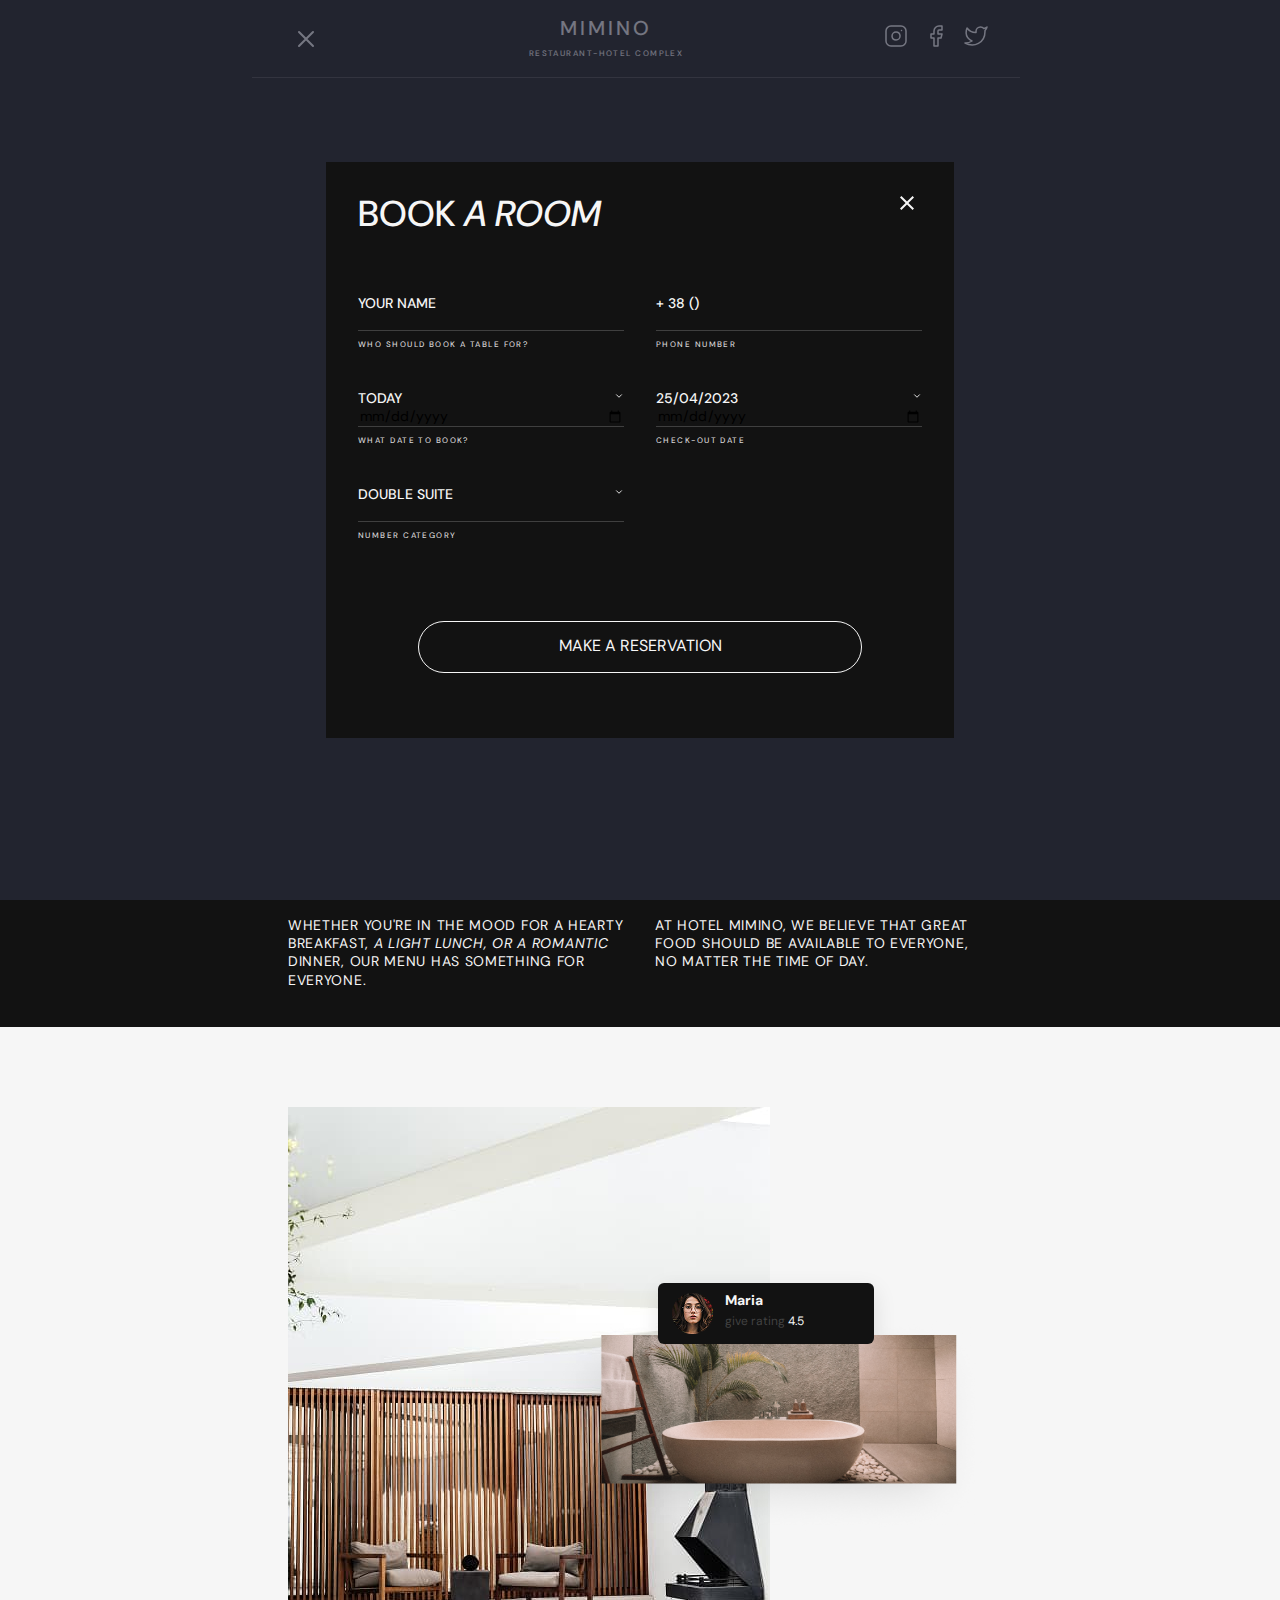
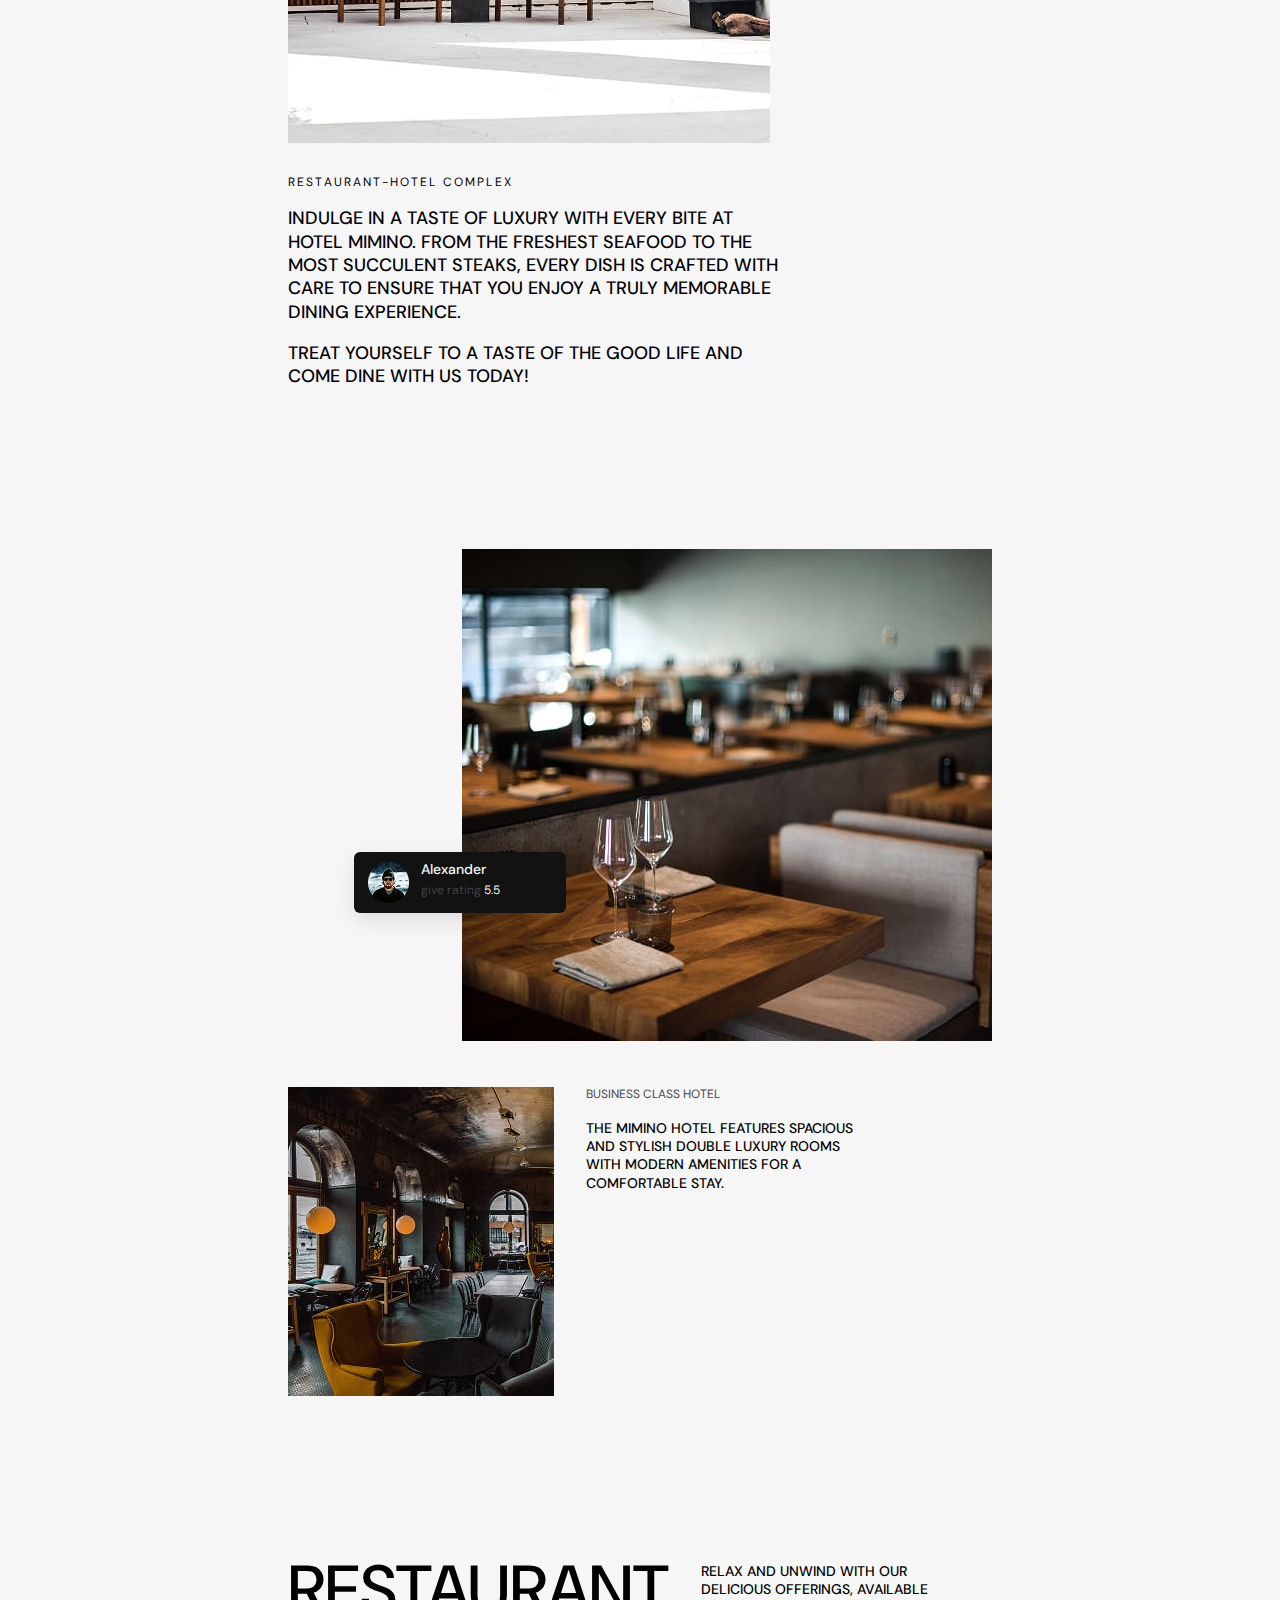
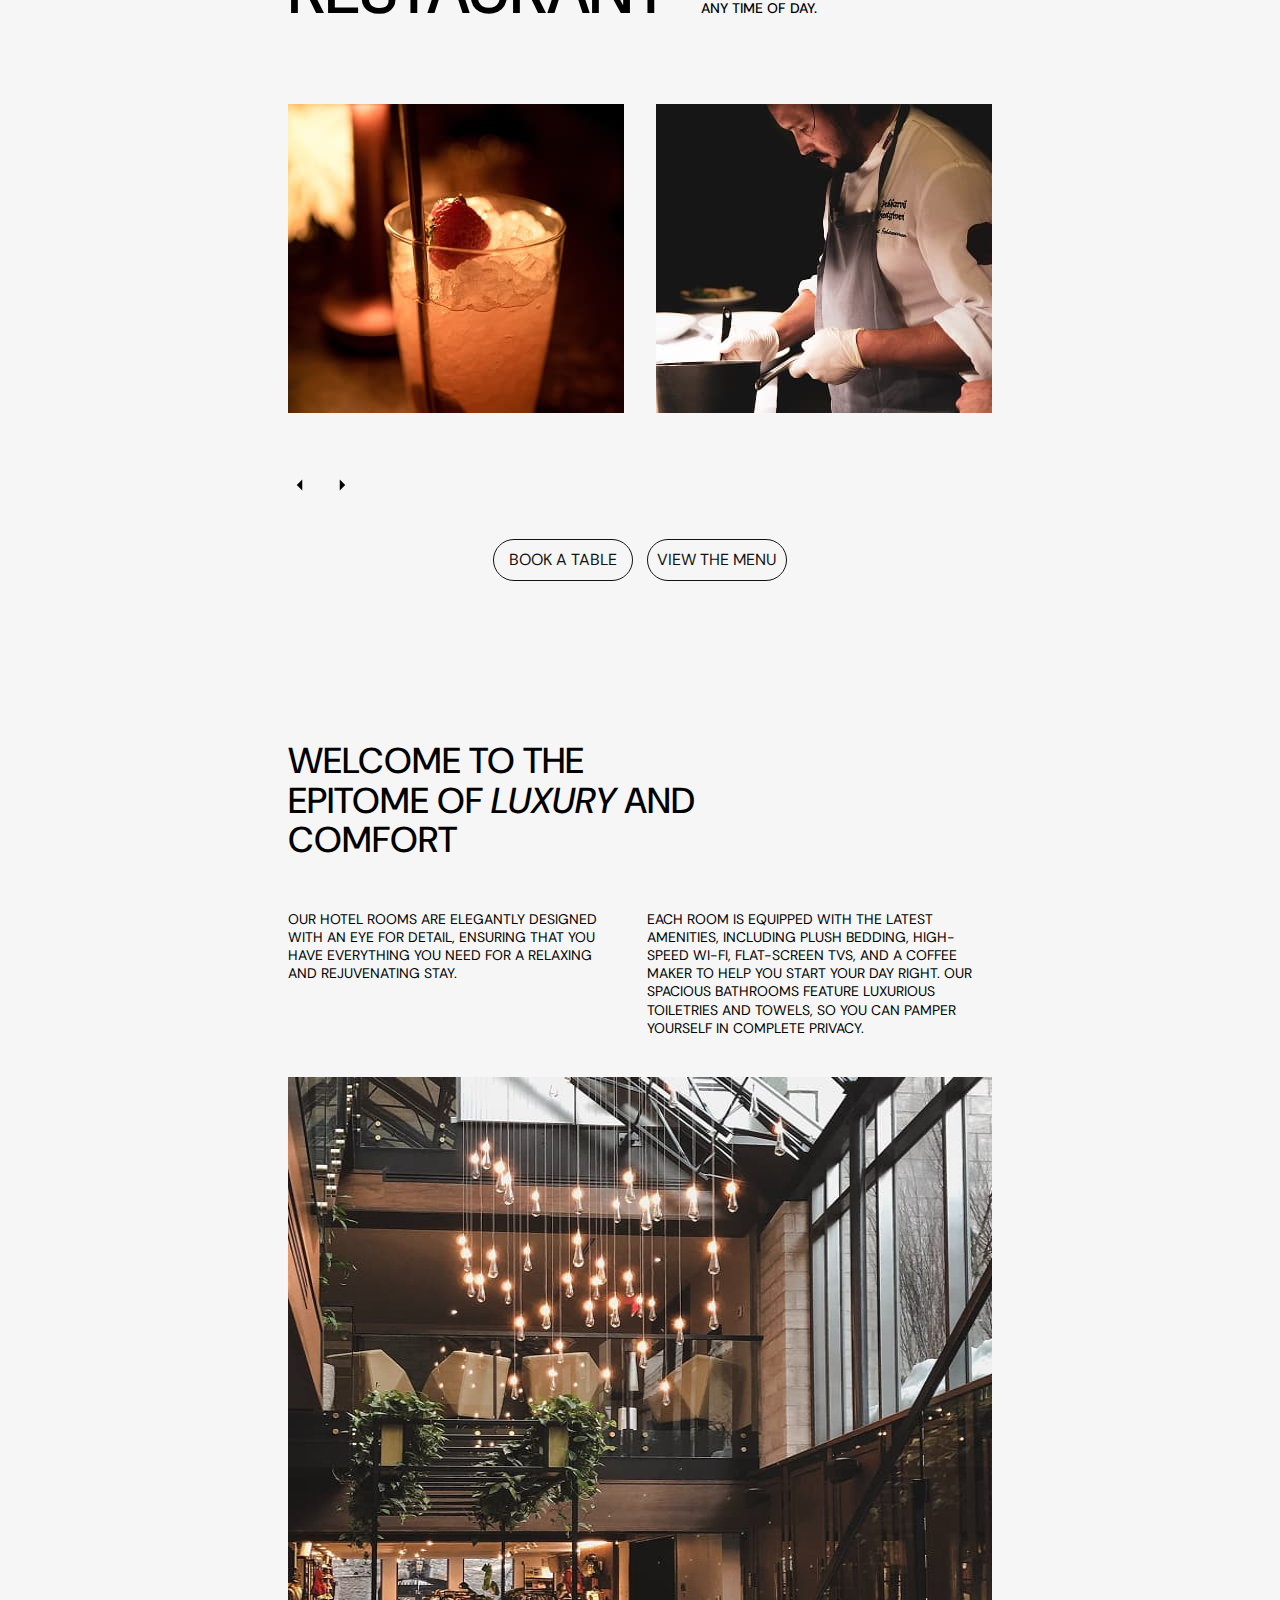
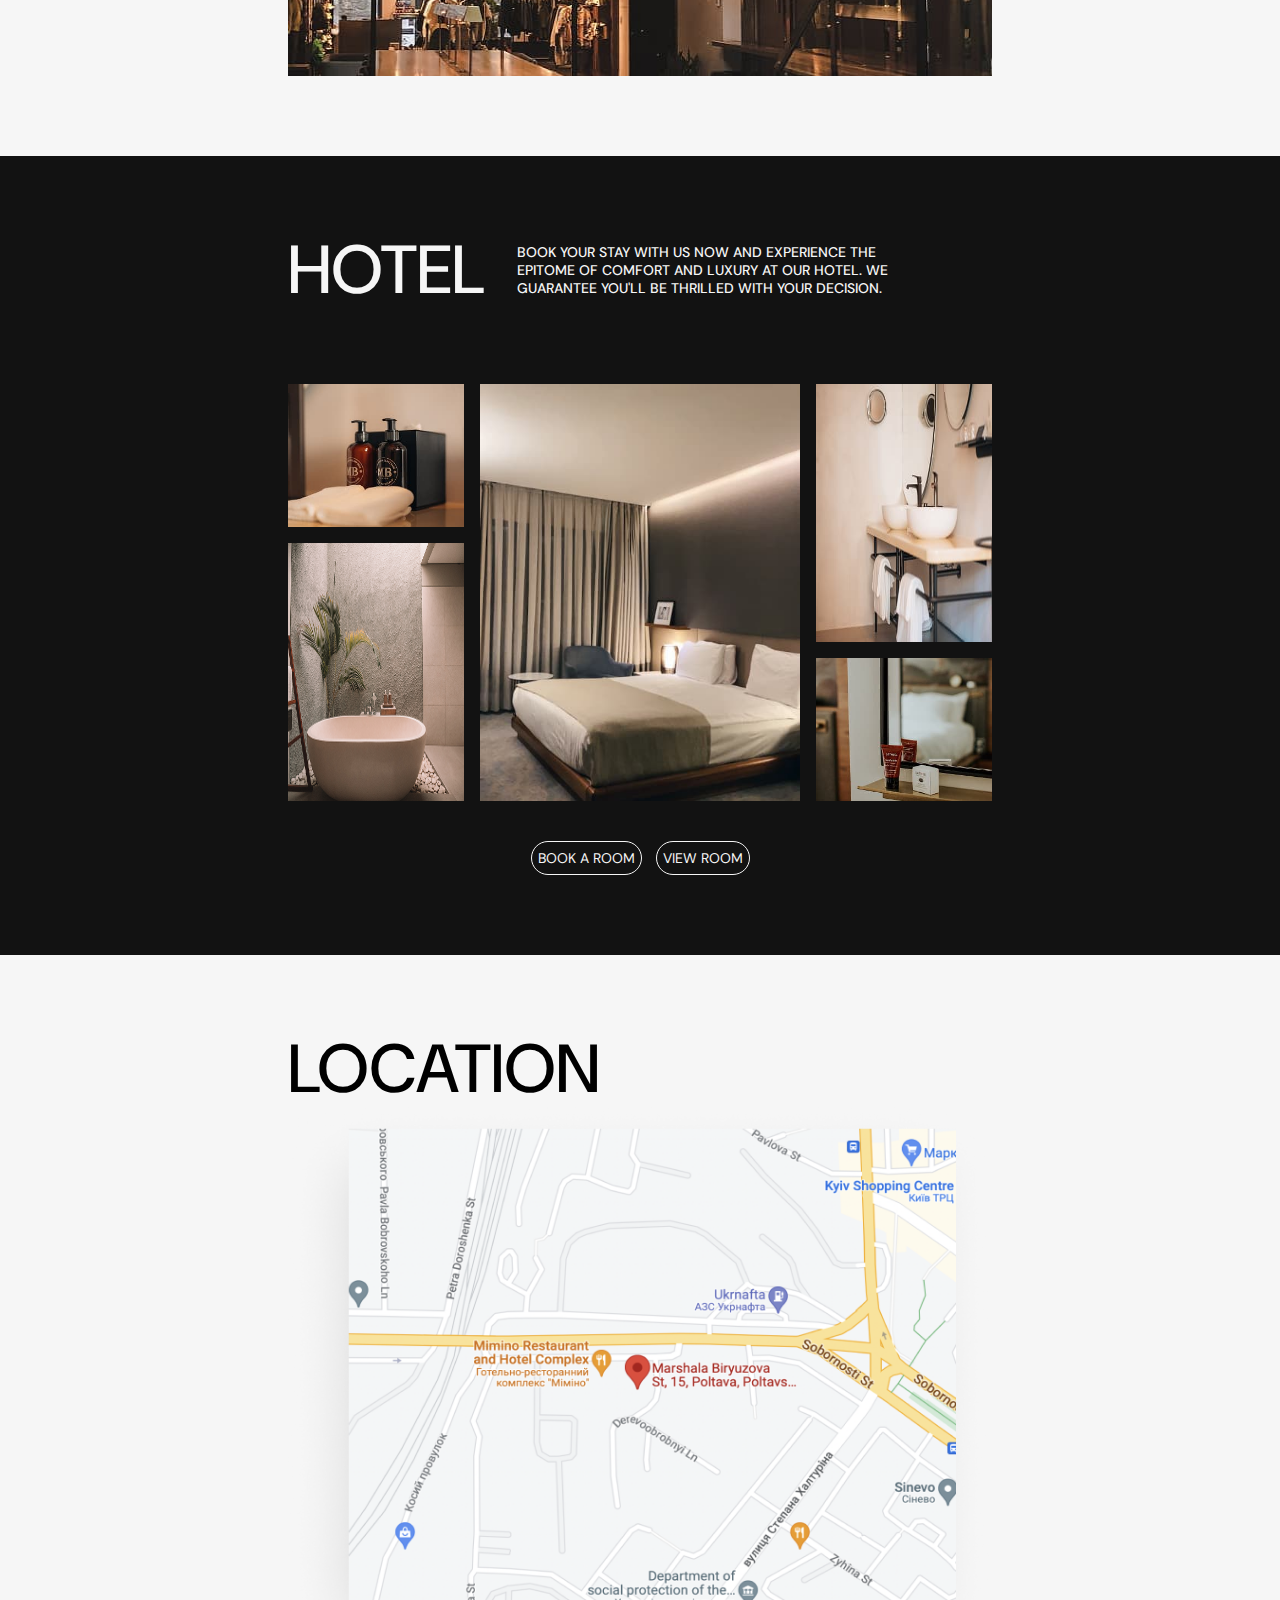
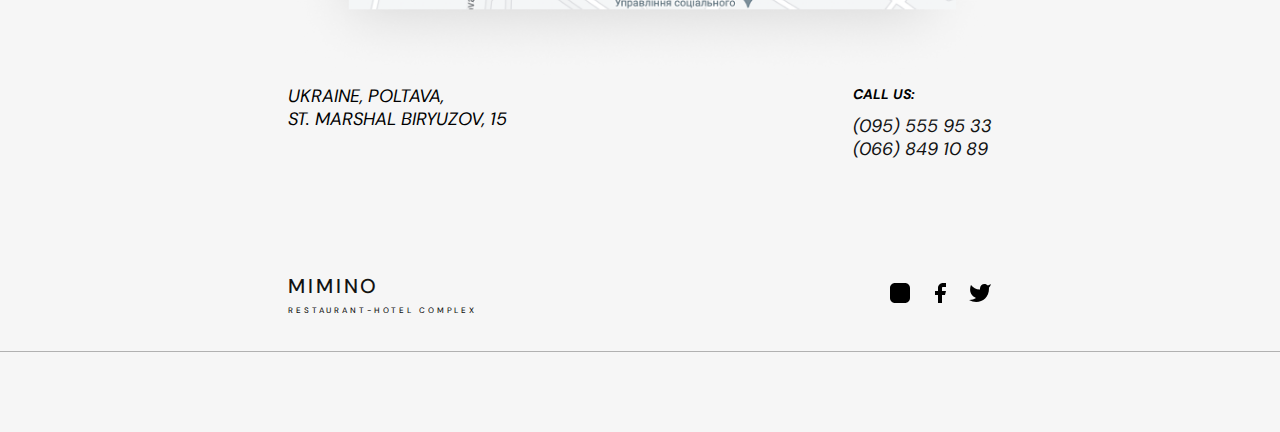
<file: index.html>
<!DOCTYPE html>
<html lang="en">
<head>
    <meta charset="UTF-8">
    <meta name="viewport" content="width=device-width, initial-scale=1.0">
    <link rel="preconnect" href="https://fonts.googleapis.com">
    <link rel="preconnect" href="https://fonts.gstatic.com" crossorigin>
    <link
    href="https://fonts.googleapis.com/css2?family=DM+Sans:ital,opsz,wght@0,9..40,100..1000;1,9..40,100..1000&display=swap"
    rel="stylesheet">
    <link rel="stylesheet" href="https://cdn.jsdelivr.net/npm/modern-normalize@2.0.0/modern-normalize.min.css">
    <link rel="stylesheet" href="./css/styles.css" />
    <title>Document</title>
</head>
<body>
    <header>
        <section class="header-section">
            <div class="container header-main-container">
                <div class="header-container">
                    <button class="button-menu-mobile" type="button"><svg class="icon-menu-mobile" width="28px" height="28px">
                            <use href="/icon/symbol-clsoe.svg#icon-menu-03"></use>
                        </svg>
                        <svg class="icon-menu-exit" width="28px" height="28px">
                            <use href="/icon/symbol-clsoe.svg#icon-x-close"></use>
                        </svg>
                    </button>
        <nav class="mobile-display table-display">
         <ul class="nav-page list">
            <li> <a class="header-link after-link" href="">HOME</a></li>
            <li> <a class="header-link" href="/hotel.html">HOTEL</a> </li>
            <li> <a class="header-link" href="/rest.html">RESTAURANT</a> </li>
         </ul>
        </nav>
        <div class="logo-container"><a class="logo" href=""><div class="logo-top">MIMINO </div> <span class="logo-span">RESTAURANT-HOTEL COMPLEX</span></a></div>
         <ul class="social list mobile-display">
          <li><a  href=""><svg class="icon-social" width="24px" height="24px"><use href="/icon/symbol.svg#icon-instagram-p"></use></svg></a></li>
          <li><a  href=""><svg class="icon-social" width="24px" height="24px">
            <use href="/icon/symbol.svg#icon-facebook-p"></use>
        </svg></a> </li> 
          <li><a  href=""><svg class="icon-social" width="24px" height="24px">
            <use href="/icon/symbol.svg#icon-twitter-p"></use></svg></a> </li> 
        </ul>
    </div>
        </div>
        </section>
    </header>
    <main>
        <section class="section section-hero">
            <div class="container">
                <div class="hero-container">
                                    <div class="image-hero mobile-display"> <img class="image-h table-display" src="./image/unsplash-1.jpg" alt="hotel from outside" width="542px" height="770px"> 
                                    </div>
                                    <div class="image-hero mobile-display table-img"> <img class="image-h" src="/image/unsplash-1.jpg"
                                            alt="hotel from outside" width="522px" height="710px">
                                    </div>
                                    <div class="image-hero mobile-img"> <img class="image-h" src="/image/unsplash-1.jpg" alt="hotel from outside"
                                            width="335px" height="439px">
                                    </div>
                                    <div class="assa"><p class="tesas">a</p></div>
         <h1 class="hero">MIMINO</h1>
         <div class="bottom-hero">
            <div class="hotel-text">
                        <div class="hotel-button mobile-img testi">
                            <button class="hero-button" type="button">BOOK A ROOM</button>
                            <button class="hero-button" type="button">BOOK A TABLE</button>
        </div>
            <h3 class="hero-h3 mobile-display table-display">
                Whether you're in the mood for a hearty <br> breakfast, <span class="span-hero"> a light lunch, or a romantic <br>
                </span> dinner, our menu has something for <br>
                everyone.
            </h3>
            <h3 class="hero-h3 mobile-display table-display">
                At Hotel Mimino, <span> we believe that great </span> <br> food should be available to everyone, <br> no matter the
                time of day.
            </h3>
        <div class="hotel-button mobile-display table-display">
        <button class="hero-button" type="button">BOOK A ROOM</button>
        <button class="hero-button" type="button">BOOK A TABLE</button>
        </div>
        </div>
        <div class="text-mobile-hero">
            <h3 class="hero-h3">
                Whether you're in the mood for a hearty <br> breakfast, <span class="span-hero"> a light lunch, or a romantic <br>
                </span> dinner, our menu has something for <br>
                everyone.
            </h3>
            <h3 class="hero-h3">
                At Hotel Mimino, <span> we believe that great </span> <br> food should be available to everyone, <br> no matter the
                time of day.
            </h3>
            </div>
        </div>
        </div>
        </section>
        <div class="container">
        <section class="section">
            <div class="mid-container">
             <h2 class="display-none">about</h2> 
          <ul class="image-mid list">
             <li class="mobile-display"><img src="image/imag.jpg" alt="hotel-room" width="482px" height="636px"> </li>
             <li class="mobile-display"><img class="image-abs" src="image/image-2.png" alt="bathroom" width="439px" height="219px"> </li>
            <li class="mobile-img "><img src="/image-2x/imag-1-2x.jpg" alt="hotel-room" width="335px" height="442px"> </li>
            <li class="mobile-img"><img class="image-abs" src="/image-2x/image-9-2x.jpg" alt="bathroom" width="282px" height="153px">
            </li>
           <li class="maria"><img class="maria-ava" src="/image/Ellipse 18.png" width="41px" height="41px"><div class="maria-text"><h3 class="text-maria-h3">Maria</h3>
            <p class="text-maria-p">give rating <span class="span-mid"> 4.5</span></p></div>
        </li>
          </ul>
          <div>
        <div class="restik"> <p class="text-restika">RESTAURANT-HOTEL COMPLEX</p>
          <h2 class="restik-h2">Indulge in a taste of luxury with every bite at <br> Hotel Mimino. From the freshest seafood to the <br> most succulent steaks,
        every dish is crafted with <br> care to ensure that you enjoy a truly memorable <br> dining experience.</h2>
        <h2 class="restik-h2-2">Treat yourself to a taste of the good life and <br> come dine with us today!</h2></div>
        </div>
        </section>
        </div>
        <section class="section">
            <div class="container photo-container">
                <div class="container-photo">
            <h2 class="display-none">photo</h2>
           <div class="container-2">
            <div class="photo-and-text"><div class="test-1"> <img class="mobile-display table-display" src="/image/unsplash-2.jpg" alt="carlos" width="266px" height="309px">
                <img class="mobile-img mobile-position-container" src="/image-2x/image-3-2x.jpg" alt="coffe" width="335px" height="309px">
                <img class="mobile-display table-img" src="/image/image-1.jpg" alt="carlos" width="530px" height="492px">
                </div>
                <div class="alexander mobile-position table-position">
                    <img src="/image/Ellipse19.png" alt="Alexander" width="41px" height="41px">
                    <div class="div-text">
                        <h3 class="alexander-h3">Alexander</h3>
                        <p class="alexander-text"> give rating <span class="photo-span">5.5</span> </p>
                    </div>
                </div>
            </div></li>
            <div class="text-photo table-display ">
             <p class="photo-p"> BUSINESS CLASS HOTEL</p>
            <h3 class="photo-h3">The Mimino hotel features spacious <br> and stylish double luxury rooms <br> with modern amenities for a <br> comfortable stay.</h3></div></div></div>
           
           <div class="test mobile-display"> <img class="mobile-display table-display" src="/image/image-1.jpg" alt="carlos" width="530px" height="492px">
            <img class="mobile-img" src="/image-2x/image-3-2x.jpg" alt="coffe" width="335px" height="309px">
            <img class="table-img" src="image/unsplash-2.jpg" alt="coffe" width="266px" height="309px">
            <div class="alexander table-display ">
                  <img src="/image/Ellipse19.png" alt="Alexander" width="41px" height="41px">
                 <div class="div-text"><h3 class="alexander-h3">Alexander</h3>
                  <p class="alexander-text"> give rating <span class="photo-span">5.5</span> </p></div></div>
                            <div class="text-photo table-img ">
                                <p class="photo-p"> BUSINESS CLASS HOTEL</p>
                                <h3 class="photo-h3">The Mimino hotel features spacious <br> and stylish double luxury rooms <br> with modern
                                    amenities for a <br> comfortable stay.</h3>
                            </div>
            </div>
            <img class="mobile-img" src="/image-2x/unsplash_RFDP7_80v5A-2x.jpg" alt="cofe" width="335px" height="309px">
            </div>
           </div>
        </section>
        <section class="section">
            <div class="container">
            <div class="rest-info">
           <div class="text-rest-container"> <div class="text-container"><h2 class="hero-rest">RESTAURANT</h2>
            <h3 class="rest-h3">Relax and unwind with our <br> delicious offerings, available <br> any time of day.</h3></div></div>
            <div class="button-rest mobile-display table-display">
                <button class="button-tabmenu" type="button">BOOK A TABLE</button>
                <button class="button-tabmenu" type="button"> VIEW THE MENU </button>
            </div>
            </div>
            <ul class="rest-image list mobile-display table-display">
                <li>
                    <img  class="mobile-display" src="/image/image-8.jpg" alt="lemonade" width="266" height="309"/>
                </li>
                <li>
                    <img src="/image/image-9.jpg" alt="crooasan" width="266" height="309" />
                </li>
                <li>
                    <img src="/image/image-10.jpg" alt="vino" width="266" height="309" />
                </li>
                <li>
                    <img src="/image/image-11.jpg" alt="cheif" width="266" height="309" />
                </li>
                <li>
                        <img src="/image/image-12.jpg" alt="pan with vossos" width="266" height="309" />
                </li>
            </ul>
                        <ul class="rest-image-1 list mobile-flex">
                            <li>
                                <img  src="/image-2x/image-4-2x.jpg" alt="lemonade" width="157px" height="201px" />
                            </li>
                            <li>
                                <img src="/image-2x/image-5-2x.jpg" alt="crooasan" width="157px" height="201px" />
                            </li>
                        </ul>
                        <ul class="rest-image-2   list mobile-flex table-flex">
                            <li>
                                <img src="image/image-table-2.jpg" alt="lemonade" width="336px" height="309px" />
                            </li>
                            <li>
                                <img src="image/image-table-1.jpg" alt="crooasan" width="336px" height="309px" />
                            </li>
                        </ul>
            <div class="button-choice">
                <div class="switch-container">
              <button class="rest-choice" type="button"><svg class="switch" width="7" height="14px"><use href="/icon/symbol-defs.svg#icon-Vector-m-2"></use></svg></button></li>
              <button class="rest-choice" type="button"><svg class="switch" width="7" height="14px">
                <use href="/icon/symbol-defs.svg#icon-Vector-m-1"></use>
            </svg></button> </div>
                        <div class="button-rest-mobile mobile-flex">
                            <button class="button-tabmenu" type="button">BOOK A TABLE</button>
                            <button class="button-tabmenu" type="button"> VIEW THE MENU </button>
                        </div>
                        </div>
            </div>
            </div>
        </section>
        <div class="container">
        <section class="section">
            <div class="example-container">
                <img src="/image/image.jpg" class="mobile-display table-display" alt="penthaus" width="672px" height="599px">
                <div class="text-example">
                    <h2 class="example-h2">Welcome to the  epitome of <span class="span-lux"> luxury </span> and 
                        comfort</h2>
                    <div class="bottom-container">
                        <p class="example-text for-mobile">Our hotel rooms are elegantly designed with an eye for detail, ensuring that
                            you have everything you need for a relaxing
                            and rejuvenating stay.</p>
                        <p class="example-text for-desktop">Each room is equipped with the latest amenities, including  plush bedding,
                            high-speed Wi-Fi, flat-screen TVs, and a 
                            coffee maker to help you start your day right. Our spacious bathrooms feature luxurious
                            toiletries and towels, so you 
                            can pamper yourself in complete privacy.</p>
                    </div>
                </div>
               <img src="/image-2x/image-6-2x.jpg" class="mobile-img" alt="penthaus" width="335px" height="432px">
            <img src="/image/image.jpg" class="mobile-img table-img" alt="penthaus" width="704px" height="599px">
            </div>
        </section>
        </div>
        <section class="section hotel-section">
            <div class="container">
                <div class="text-hotel-container">
                    <div class="align-hotel">
            <h2 class="hotel-hero">HOTEL</h2>
            <h3 class="hotel-h3">Book your stay with us now and experience the  epitome of comfort and luxury at our hotel. We  guarantee you'll be
            thrilled with your decision.</h3>
            </div>
            <div class="button-hotel-container mobile-display table-display">
            <button class="button-hotel" type="button">BOOK A ROOM</button>
            <button class="button-hotel" type="button">VIEW ROOMS</button></div></div>
            <ul class="hotel-list list mobile-display table-display">
                <div class="first-image"><li>
                   <img src="image/image-7.jpg" alt="milo" width="320px" height="260px"/>
                </li>
                <li>
                 <img class="img-1" src="image/image.png" class="image-test" alt="bathroom" width="320px" height="260px"> 
                </li></div>
                <li>
                <img src="image/image-3.jpg" alt="where sleep" width="420px" height="548px" />
                </li>
                <div class="mobile-display">
                <li>
                <img src="image/image-5.jpg" alt="bathroom" width="320px" height="260px" />
                </li>
                <li>
                <img src="image/image-4.jpg" class="img-1" alt="milo i adikavon" width="320px" height="260px" />
                </li></div>
            </ul>
                        <ul class="hotel-list list mobile-img">
                            <li>
                                <img src="/image-2x/image-7-2x.jpg" alt="where sleep" width="335px" height="417px" />
                            </li>
                            <div class="first-image">
                                <li>
                                    <img src="/image-2x/image-8-2x.jpg" alt="milo" width="158px" height="128px" />
                                </li>
                                <li>
                                    <img class="img-1" src="image-2x/image-9-2x.jpg" class="image-test" alt="bathroom" width="158px" height="128px">
                                </li>
                            </div>
                            
                        </ul>
                        <ul class="hotel-list list mobile-display table-flex">
                            <div class="first-image">
                                <li>
                                    <img src="image/image-7.jpg" alt="milo" width="176px" height="143px" />
                                </li>
                                <li>
                                    <img class="img-1" src="image/image.png" class="image-test" alt="bathroom" width="176px" height="258px">
                                </li>
                            </div>
                            <li>
                                <img src="image/image-3.jpg" alt="where sleep" width="320px" height="417px" />
                            </li>
                            <div class="mobile-display">
                                <li>
                                    <img src="image/image-5.jpg" alt="bathroom" width="176px" height="258px" />
                                </li>
                                <li>
                                    <img src="image/image-4.jpg" class="img-1" alt="milo i adikavon" width="176px" height="143px" />
                                </li>
                            </div>
                        </ul>
                         <div class="rest-choice-1">
                              <div class="switch-container-1">
                                  <button class="rest-choice" type="button"><svg class="switch-1" width="7" height="14px">
                                          <use href="/icon/symbol-defs.svg#icon-Vector-m-2"></use>
                                      </svg></button></li>
                                  <button class="rest-choice" type="button"><svg class="switch-1" width="7" height="14px">
                                           <use href="/icon/symbol-defs.svg#icon-Vector-m-1"></use>
                                      </svg></button>
                              </div>
                              <div class="button-rest-mobile">
                                  <button class="button-tabmenu-1" type="button">BOOK A ROOM</button>
                                  <button class="button-tabmenu-1" type="button"> VIEW ROOM </button>
                               </div>
                         </div>
                        </div>
            </div>
        </section>
        <section class="section section-location">
            <div class="container">
                <div class="location-container">
             <img class="mobile-display table-display" src="image/map.png" alt="Ukraine, Poltava, St. Marshal Biryuzov, 15" width="600px" height="524px">
             <div class="info-container">
                <h2 class="location-h2">LOCATION</h2>
                <img  class="mobile-img" src="/image-2x/map-10-2x.png" alt="Ukraine, Poltava, St. Marshal Biryuzov, 15" width="335px"
                    height="384px">
                <img class="table-img bro" src="/image/map.png" alt="Ukraine, Poltava, St. Marshal Biryuzov, 15" width="704px"
                    height="576px">
                <address class="location-address">
                    <div class="address-uk">Ukraine, Poltava, <br>  St. Marshal Biryuzov, 15 </div>
                     <div class="tel-container"><div class="call"> CALL US: </div> <div class="address-tel"> <a class="telephone" href="tel:5559533">(095) 555 95 33</a> 
                    <a class="telephone" href="tel:0668491089">(066) 849 10 89</a> </div></div>
                </address>
                </div>
                </div>
                </div>
        </section>
    </main>
    <footer>
        <section class="section section-footer">
            <div class="container mobile-container">
            <div class="footer-container">
            <h2 class="display-none">footer</h2>
            <nav class="footer-nav">
                <a class="footer-link" href="">HOME</a>
                <a class="footer-link" href="/hotel.html">HOTEL</a>
                <a class="footer-link" href="/rest.html">RESTAURANT</a>
            </nav>
                            <div class="logo-container-f"><a class="logo-f" href="">
                                    <div class="logo-top-f">MIMINO </div> <span class="logo-span-f">RESTAURANT-HOTEL COMPLEX</span>
                                </a></div>
            <ul class="social-footer list">
                <li>
                    <a href=""><svg class="icon-b" width="24px" height="24px"><use href="/icon/symbol-b.svg#icon-instagram-b"></use></svg></a>
                </li>
                <li>
                    <a href=""><svg class="icon-b" width="24px" height="24px">
                        <use href="/icon/symbol-b.svg#icon-facebook-b"></use>
                    </svg></a>
                </li>
                <li> <a href=""><svg class="icon-b" width="24px" height="24px">
                    <use href="/icon/symbol-b.svg#icon-twitter-b"></use>
                </svg></a></li>
            </ul>
            </div>
            </div>
                </section>
    </footer>
    <div class="container"><div class="modal-overlay"><div class="modal">
        <div class="flex-exit"><h1 class="h1-modal">BOOK <span class="span-modal">A TABLE </span></h1> <button type="button" class="button-exit-modal-r"><svg class="exit-icon-r" width="14px" height="14px"><use href="/icon/sprite-2.svg#icon-close-black"></use></svg></button></div>
        <div role="group" class="form-group">
            <form class="form-modal-1">
                <div class="form-flex">
             <label class="label-modal-1">YOUR NAME
                    <input class="input-modal-1" type="text" name="name" >
                    <div class="info-modal">Who should book a table for?</div>
             </label>
             <label class="label-modal-1">number of people <svg class="icon-b-12" width="10px" height="10px">
                <use href="/icon/symbol-21.svg#icon-chevron-down"></use>
            </svg>
                                    <input class="input-modal-1-1" type="number" name="name">
             </label>
            <label class="label-modal-1 mobile-input">Today <svg class="icon-b-12" width="10px" height="10px">
                    <use href="/icon/symbol-21.svg#icon-chevron-down"></use>
                </svg>
                <input class="input-modal-1" type="date" name="date">
                <div class="info-modal">What date to book?</div>
            </label>
             <label class="label-modal-1">+ 38 ()
              <input class="input-modal-1" type="tel" name="tel"><div class="info-modal">Phone number</div>
 
             </label>
                        <label class="label-modal-1 mobile-display">Today <svg class="icon-b-12" width="10px" height="10px">
                            <use href="/icon/symbol-21.svg#icon-chevron-down"></use>
                        </svg>
                            <input class="input-modal-1" type="date" name="date">
                            <div class="info-modal">What date to book?</div>
                        </label>
                        </div>
                        <div class="button-container-modal-rest"><button class="button-submit-rest" type="submit">MAKE A RESERVATION</button></div></div>
             </form>
            
            </div>
    </div>
    
<div class="modal-overlay"><div class="modal-1">
            <div class="flex-exit">
                <h1 class="h1-modal">BOOK <span class="span-modal">A ROOM </span></h1> <button type="button"
                    class="button-exit-modal-r"><svg class="exit-icon-r" width="14px" height="14px">
                        <use href="/icon/sprite-2.svg#icon-close-black"></use>
                    </svg></button>
            </div>
                    <div role="group" class="form-group">
                        <form class="form-modal-1">
                            <div class="form-flex">
                                <label class="label-modal-1">YOUR NAME
                                    <input class="input-modal-1" type="text" name="name">
                                    <div class="info-modal">Who should book a table for?</div>
                                </label>
                                     <label class="label-modal-1">+ 38 ()
                                        <input class="input-modal-1" type="tel" name="tel">
                                        <div class="info-modal">Phone number</div>
                                    </label>
                                <label class="label-modal-1">Today <svg class="icon-b-12" width="10px" height="10px">
                                        <use href="/icon/symbol-21.svg#icon-chevron-down"></use>
                                    </svg>
                                    <input class="input-modal-1" type="date" name="date">
                                    <div class="info-modal">What date to book?</div>
                                </label>
                                <label class="label-modal-1">25/04/2023 <svg class="icon-b-12" width="10px" height="10px">
                                        <use href="/icon/symbol-21.svg#icon-chevron-down"></use>
                                    </svg>
                                    <input class="input-modal-1" type="date"  name="date">
                                    <div class="info-modal">Check-out date</div>
                                </label>
                                <label class="label-modal-1">Double suite<svg class="icon-b-12" width="10px" height="10px">
                                        <use href="/icon/symbol-21.svg#icon-chevron-down"></use>
                                    </svg>
                                    <input class="input-modal-1" type="number" name="date">
                                    <div class="info-modal">Number category</div>
                                </label>
                            </div>
                            <div class="button-container-modal-rest"><button class="button-submit-rest" type="submit">MAKE A
                                    RESERVATION</button></div>
                    </div>
                    </form>




    </div></div></div>
    <div class="menu-mobile     table-menu">
        
<section class="header-section">
    <div class="container header-main-container">
        <div class="header-container">
            <button class="button-menu-mobile " type="button"><svg class="icon-menu-mobile mobile-display table-display" width="28px" height="28px">
                    <use href="/icon/symbol-clsoe.svg#icon-menu-03"></use>
                </svg>
                <svg class="icon-menu-exit-1" width="28px" height="28px">
                    <use href="/icon/symbol-clsoe.svg#icon-x-close"></use>
                </svg>
            </button>
<div class="logo-container"><a class="logo" href="">
        <div class="logo-top">MIMINO </div> <span class="logo-span">RESTAURANT-HOTEL COMPLEX</span>
    </a></div>
            <ul class="social list mobile-display">
                <li><a href=""><svg class="icon-social" width="24px" height="24px">
                            <use href="/icon/symbol.svg#icon-instagram-p"></use>
                        </svg></a></li>
                <li><a href=""><svg class="icon-social" width="24px" height="24px">
                            <use href="/icon/symbol.svg#icon-facebook-p"></use>
                        </svg></a> </li>
                <li><a href=""><svg class="icon-social" width="24px" height="24px">
                            <use href="/icon/symbol.svg#icon-twitter-p"></use>
                        </svg></a> </li>
            </ul>
        </div>
    </div>
        </section>
        <section class="section section-nav-menu">
         <div class="container testiks">
            <nav class="nav-page-list-menu">
                <ul class="nav-page-menu list">
                    <li> <a class="header-link-menu" href="">HOME</a></li>
                    <li> <a class="header-link-menu" href="/hotel.html">HOTEL</a> </li>
                    <li> <a class="header-link-menu menu-href" href="/rest.html">RESTAURANT</a> </li>
                </ul>
            </nav>
        </div>
        </section>
        <section class="section section-social-menu">
            <div class="container">
        <ul class="social list table-display">
            <li><a href=""><svg class="icon-social" width="24px" height="24px">
                        <use href="/icon/symbol.svg#icon-instagram-p"></use>
                    </svg></a></li>
            <li><a href=""><svg class="icon-social" width="24px" height="24px">
                        <use href="/icon/symbol.svg#icon-facebook-p"></use>
                    </svg></a> </li>
            <li><a href=""><svg class="icon-social" width="24px" height="24px">
                        <use href="/icon/symbol.svg#icon-twitter-p"></use>
                    </svg></a> </li>
        </ul>
        </div>
        </section>
    </div>
</body>
</html>
</file>
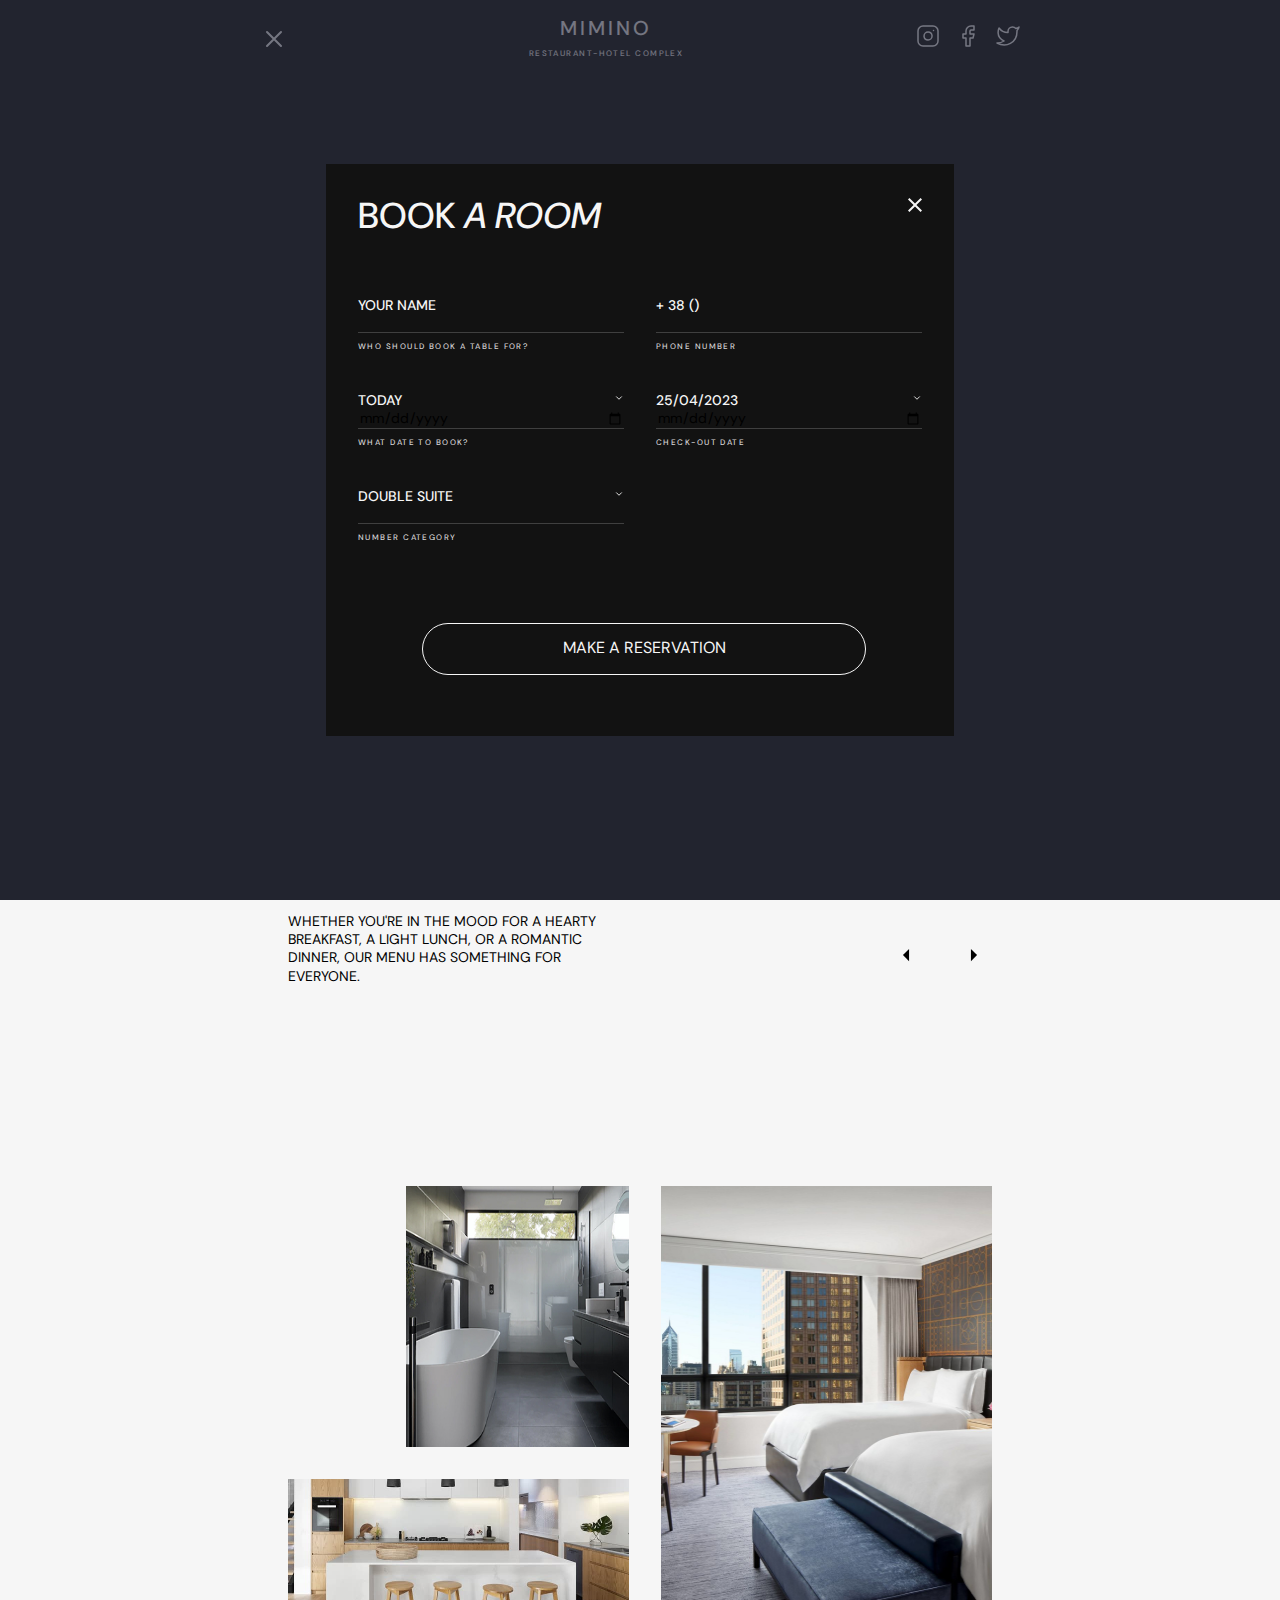
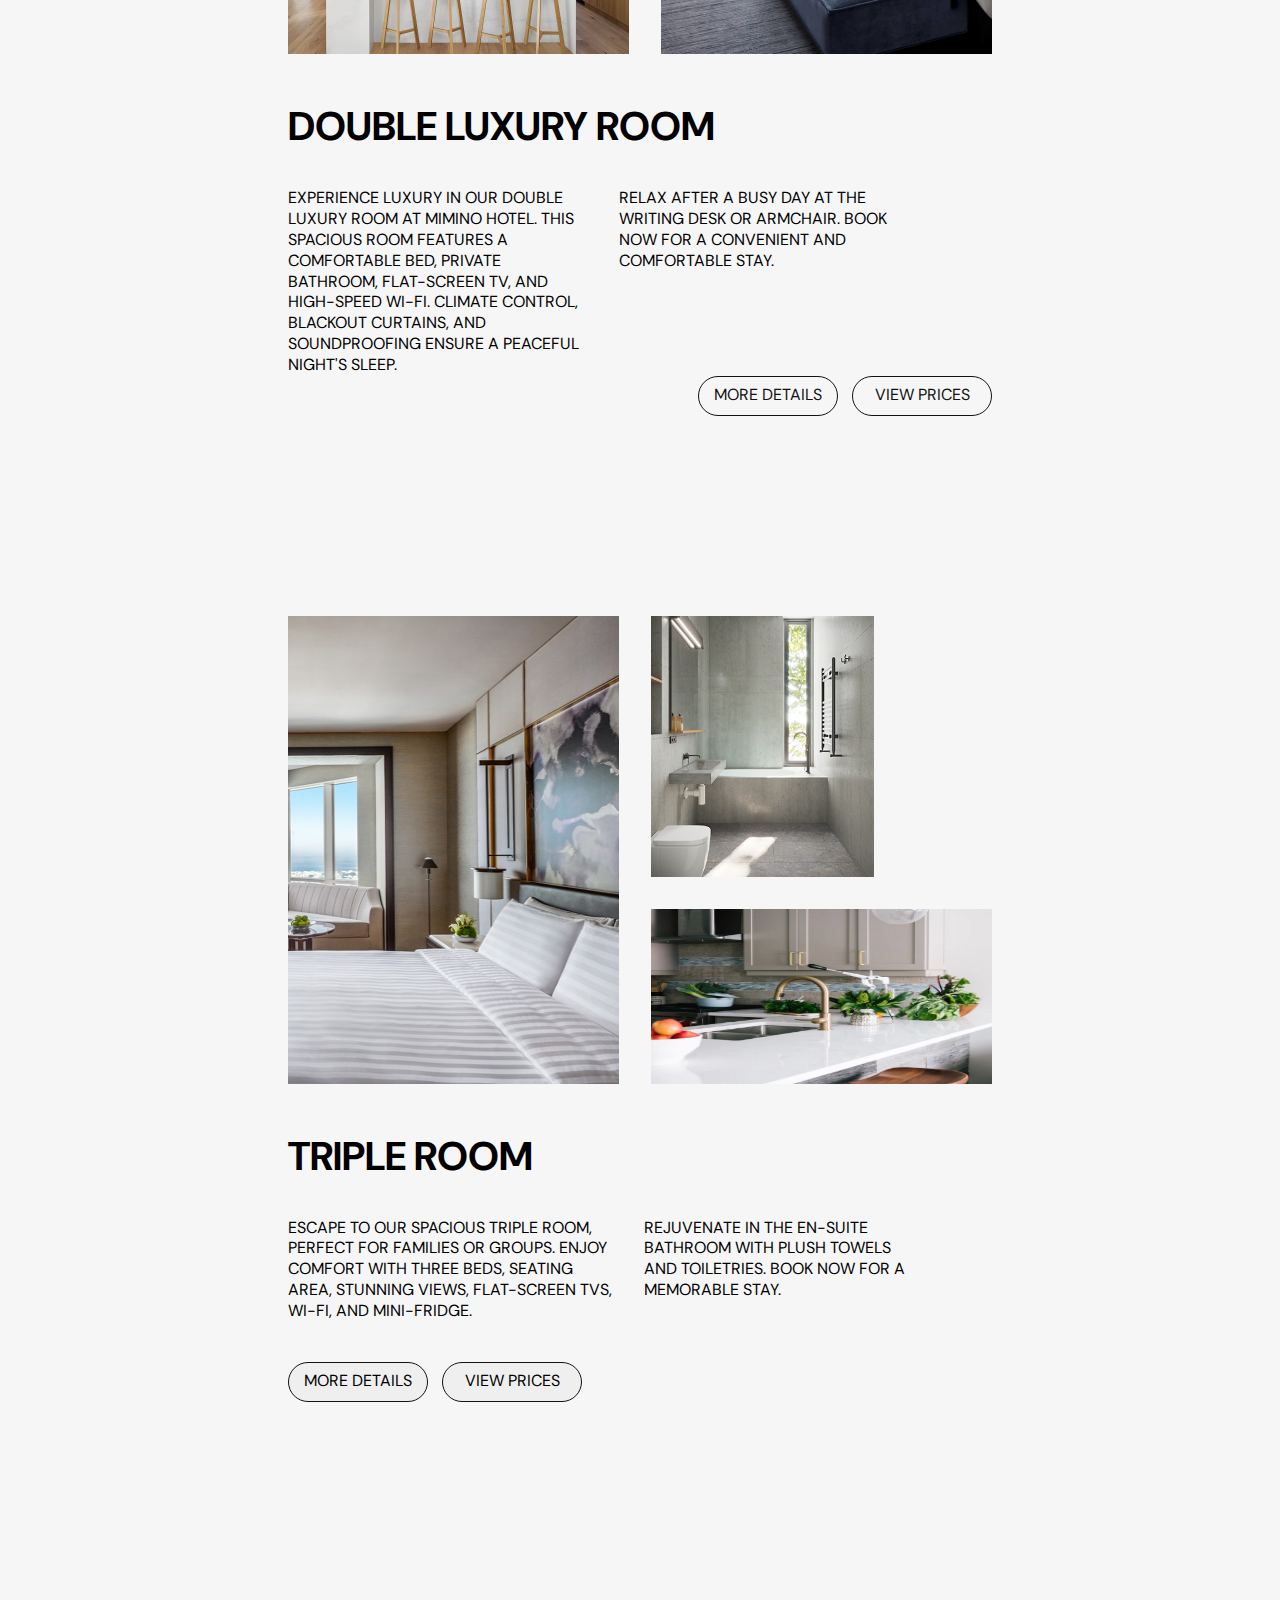
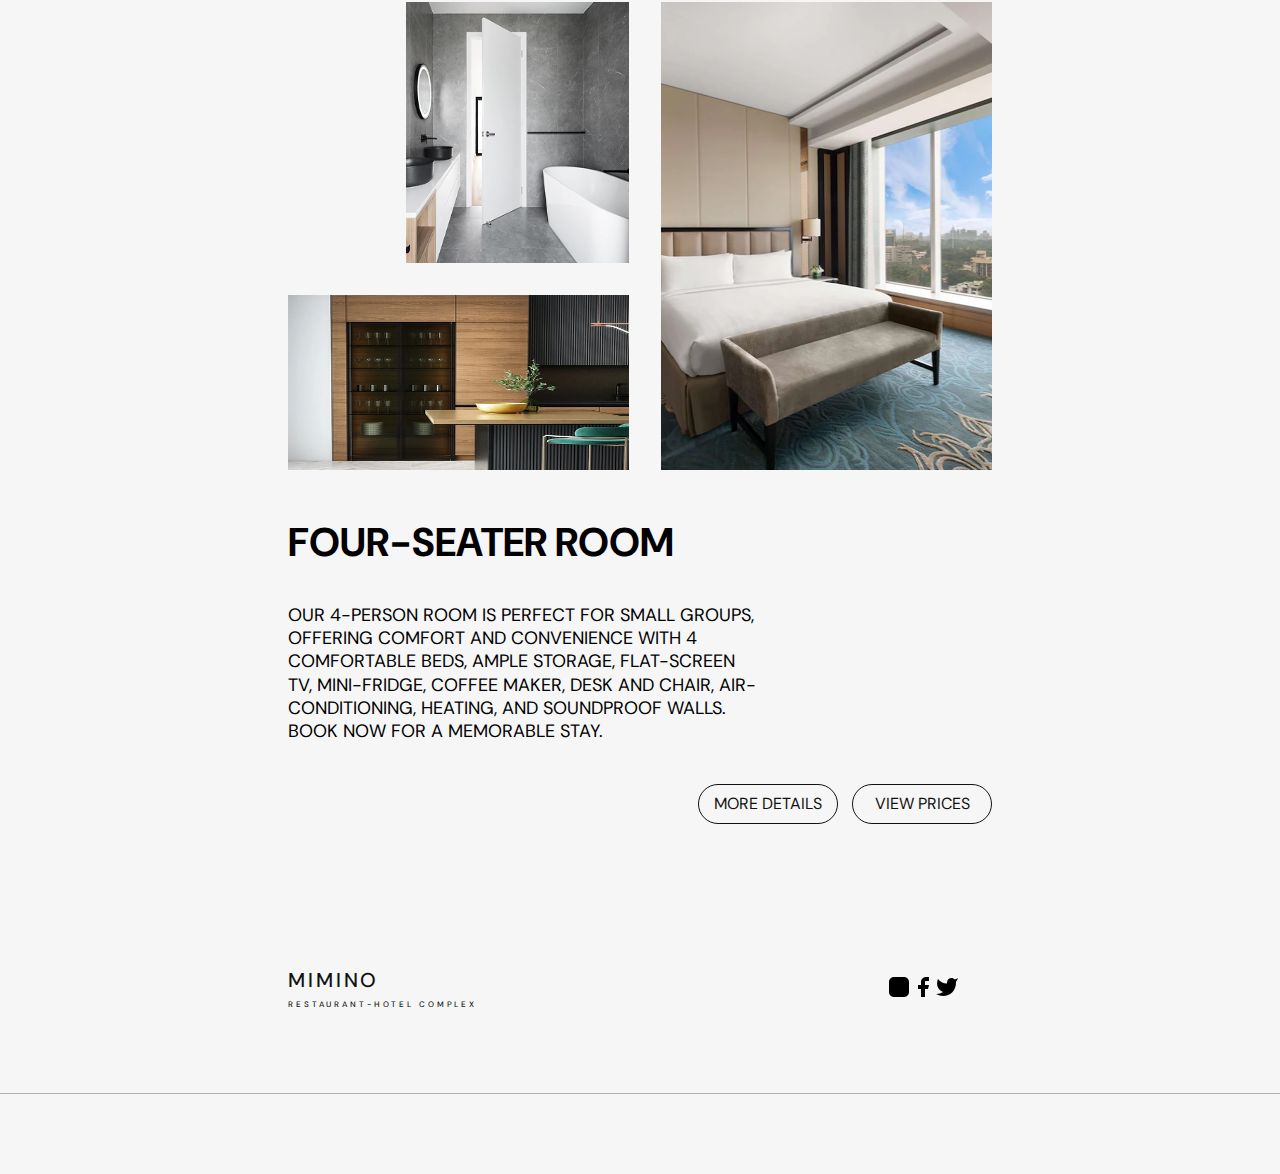
<file: hotel.html>
<!DOCTYPE html>
<html lang="en">

<head>
    <meta charset="UTF-8">
    <meta name="viewport" content="width=device-width, initial-scale=1.0">
    <link rel="preconnect" href="https://fonts.googleapis.com">
    <link rel="preconnect" href="https://fonts.gstatic.com" crossorigin>
    <link
        href="https://fonts.googleapis.com/css2?family=DM+Sans:ital,opsz,wght@0,9..40,100..1000;1,9..40,100..1000&display=swap"
        rel="stylesheet">
    <link rel="stylesheet" href="https://cdn.jsdelivr.net/npm/modern-normalize@2.0.0/modern-normalize.min.css">
    <link rel="stylesheet" href="/css/hotel.css" />
    <title>Document</title>
</head>
<body>
     <header>
        <section class="header-section">
            <div class="container">
                <div class="header-container">
                    <button class="button-menu-mobile" type="button"><svg class="icon-menu-mobile" width="28px" height="28px">
                            <use href="/icon/symbol-clsoe.svg#icon-menu-03"></use>
                        </svg>
                        <svg class="icon-menu-exit" width="28px" height="28px">
                            <use href="/icon/symbol-clsoe.svg#icon-x-close"></use>
                        </svg>
                    </button>
                    <nav>
                        <ul class="nav-page list mobile-display table-display">
                            <li> <a class="header-link " href="/index.html">HOME</a></li>
                            <li> <a class="header-link after-link" href="/hotel.html">HOTEL</a> </li>
                            <li> <a class="header-link" href="/rest.html">RESTAURANT</a> </li>
                        </ul>
                    </nav>
                    <div class="logo-container"><a class="logo" href="">
                            <div class="logo-top">MIMINO </div> <span class="logo-span">RESTAURANT-HOTEL COMPLEX</span>
                        </a></div>
                    <ul class="social list">
                        <li><a href=""><svg class="icon-social" width="24px" height="24px">
                                    <use href="/icon/symbol-b.svg#icon-instagram-b"></use>
                                </svg></a></li>
                        <li><a href=""><svg class="icon-social" width="24px" height="24px">
                                    <use href="/icon/symbol-b.svg#icon-facebook-b"></use>
                                </svg></a> </li>
                        <li><a href=""><svg class="icon-social" width="24px" height="24px">
                                    <use href="/icon/symbol-b.svg#icon-twitter-b"></use>
                                </svg></a> </li>
                    </ul>
                </div>
            </div>
            </div>
        </section>
     </header>
     <main>
           <section class="section section-hero">
            <div class="container container-hero">
                <div class="hero-container">
                    <div class="text-hero-container">
              <h1 class="hero">hotel</h1>
              <div class="container-hero-button">
              <button class="button-hero" type="button">book a room</button>
            <button class="button-hero" type="button">View prices</button>
            </div>
                    <div class="text-container-hotel table-display mobile-display">
                        <p class="text-hero">Whether you're in the mood for a hearty breakfast, a light lunch, or <span class="text-1"> a romantic dinner</span>, our
                            menu has something for
                            everyone.</p>
                    </div>
                    </div>
            <div class="photo-hotel mobile-img table-img">
                <ul class="hotel-photo list mobile-img-flex">
                    <li> <img src="/image-2x/image-1-hotel.jpg" alt="hotel from outside" width="250px" height="429px" ></li>
                    <li> <img src="/image-2x/image-2-hotel.jpg" alt="left-side-hotel" width="250px" height="429px" ></li>
                </ul>
               <ul class="hotel-photo list mobile-display table-flex">
                   <li> <img src="/image-2x/image-1-hotel.jpg" alt="hotel from outside" width="436px" height="548px"></li>
                <li> <img src="/image-2x/image-2-hotel.jpg" alt="left-side-hotel" width="436" height="548px"> </li>
               </ul>
                    
                    <div class="container-for-button">
                <ul class="button-hotel list for-table">
                    <li><button class="hotel-buttons" type="button"><svg class="icon-hotel" width="14px" height="14px">
                                <use href="/icon/symbol-defs.svg#icon-Vector-m-2"></use>
                            </svg></button></li>
                    <li><button class="hotel-buttons" type="button"><svg class="icon-hotel" width="14px" height="14px">
                                <use href="/icon/symbol-defs.svg#icon-Vector-m-1"></use>
                            </svg></button> </li>
                </ul>
           <div class="text-container-hotel mobile-img table-img"> <p class="text-hero">Whether you're in the mood for a hearty breakfast, a light lunch, or a romantic  dinner, our menu has something for 
            everyone.</p></div></div>
            </div>
            <div class="photo-hotel mobile-display table-display">
            <ul class="hotel-photo list mobile-display table-display">
                <li> <img src="/image/unsplash-1.jpg" alt="hotel from outside" width="436px" height="580px"></li>
                <li> <img src="/image/image-hotel.jpg" alt="left-side-hotel" width="218" height="580px"> </li>
            </ul>
            <ul class="button-hotel list">
                <li><button class="hotel-buttons" type="button"><svg class="icon-hotel" width="14px" height="14px"><use href="/icon/symbol-defs.svg#icon-Vector-m-2"></use></svg></button></li>
                <li><button class="hotel-buttons" type="button"><svg class="icon-hotel" width="14px" height="14px">
                    <use href="/icon/symbol-defs.svg#icon-Vector-m-1"></use>
                </svg></button> </li>
            </ul>
            </div>
            </div>
            </div>
            </div>
           </section>
           <section class="section">
            <div class="container">
            <ul class="img-flex-1 list mobile-display table-display">
              <li><img src="/image/img-hotel-3.jpg" alt="cook" width="386px" height="395px" ></img></li>
              <li><img src="/image/img-hotel-1.jpg" alt="room" width="539px" height="762px"> </li>
              <li><img src="/image/img-hotel-2.jpg" alt="bathroom" width="386px" height="395px"> </li>
            </ul>
            <ul class="img-flex-1 list mobile-flex">
                <li><img src="/image-2x/img-3-hotel.jpg" alt="cook" width="335px" height="468px"></img></li>
                <div class="flex-hotel">
                <li><img src="/image-2x/img-4-hotel.jpg" alt="room" width="158px" height="149px"> </li>
                <li><img src="/image-2x/img-5-hotel.jpg" alt="bathroom" width="158px" height="149px"> </li>
                </div>
            </ul>
            <ul class="img-flex-1 list  table-flex">
                <div class="testas">
                <li><img class="testas-1" src="/image-2x/img-4-hotel.jpg"  alt="cook" width="223px" height="261px"></img></li>              
                    <li><img src="/image-2x/img-3-hotel-k.jpg  " alt="room" width="341px" height="175px"> </li>
                    </div>
                    <li><img src="/image-2x/img-3-hotel.jpg" alt="bathroom" width="331px" height="468px"> </li>          
            </ul>
            <div class="flex-container">
                <div class="hotel-container-text">
            <h2 class="h2-hotel mobile-display">DOUBLE LUXURY ROOM </h2>
            <h2 class="h2-hotel mobile-img">DOUBLE <br>LUXURY ROOM </h2>
            <div class="flex-container-1">
            <p class="mid-text mid-text-1">Experience luxury in our Double  Luxury Room at Mimino Hotel. This  spacious room  features  a  comfortable bed, private
                 bathroom,  flat-screen TV, and high-speed Wi-Fi.  Climate control, blackout curtains,  and soundproofing ensure a 
                 peaceful
                 night's sleep.
                </p>
            <p class="mid-text">Relax after a busy day at the  writing desk or armchair. Book  now for a convenient and  comfortable stay.</p>
            </div>
            </div>
            <div class="mid-button-container">
            <button class="mid-button" type="button">More details</button>
            <button class="mid-button" type="button">View prices </button>
            </div>
            </div>

           </section>
           <section class="section">
            <div class="container">
            <ul class="img-flex-1 list mobile-display table-display">
             <li><img src="/image/img-hotel-10.jpg" alt="bathroom" width="386px" height="395px"></li>
            <li><img src="/image/img-hotel-4.jpg" alt="bathroom" width="539px" height="762px"></li>
            <li><img src="/image/img-hotel-5.jpg" alt="bathroom" width="386px" height="395px"></li>
</ul>
            <ul class="img-flex-1 list mobile-flex">
                <li><img src="/image-2x/img-6-hotel.jpg" alt="bathroom" width="335px" height="468px"></li>
                <div class="flex-hotel">
                <li><img src="/image-2x/img-7-hotel.jpg" alt="bathroom" width="158px" height="149px"></li>
                <li><img src="/image-2x/img-8-hotel.jpg" alt="bathroom" width="158px" height="149px"></li>
                </div>
            </ul>
            <ul class="img-flex-1 list table-flex ">
                <li><img src="/image-2x/img-6-hotel.jpg" alt="bathroom" width="331px" height="468px"></li>
                <div class="flex-hotel flex-triple">
                    <li><img src="/image-2x/img-7-hotel.jpg" alt="bathroom" width="223px" height="261px"></li>
                    <li><img src="/image-2x/img-8-hotel.jpg" alt="bathroom" width="341px" height="175px"></li>
                </div>
            </ul>
            <div class="flex-room">
                <div class="button-room-container mobile-display">
            <button class="button-room" type="button">More details</button>
            <button class="button-room" type="button">View prices</button>
            </div>
            <div class="text-room-container">
              <h2 class="h2-room">Triple Room</h2>
              <div class="flex-text-room">
              <p class="text-room">
                Escape to our spacious Triple Room, <br> perfect for families or groups. Enjoy <br> comfort with three beds, seating <br> area,
            stunning views, flat-screen TVs, <br> Wi-Fi, and mini-fridge.
        </p>
            <p class="text-room">Rejuvenate in the en-suite <br> bathroom with plush towels <br> and toiletries. Book now for a <br> memorable stay.</p>
                            <div class="button-room-container mobile-flex">
                                <button class="button-room" type="button">More details</button>
                                <button class="button-room" type="button">View prices</button>
                            </div>
            </div>
            </div>
            </div>
            </div>
           </section>
           <section class="section">
            <div class="container">
                
                           <ul class="img-flex-1 list mobile-display table-display">
           <li><img src="/image/img-hotel-6.jpg" alt="bathroom" width="386px" height="395px"> </li>
        <li><img src="/image/img-hotel-8.jpg" alt="room" width="539px" height="762px"> </li>
        <li><img src="/image/img-hotel-9.jpg" alt="bathroom" width="386px" height="395px"> </li>
           </ul>
           <ul class="img-flex-1 list mobile-flex">
              <li><img src="/image-2x/img-9-hotel.jpg"  alt="bathroom" width="335px" height="468px"> </li>
              <div class="flex-hotel">
                   <li><img src="/image-2x/img-10-hotel.jpg" alt="room" width="158px" height="158px"> </li>
                <li><img src="/image-2x/img-11-hotel.jpg" alt="bathroom" width="158px" height="158px"> </li>
                </div>
                        </ul>
        <ul class="img-flex-1 list table-flex">
            <div class="img-as">
            <li><img class="ima-as" src="/image-2x/img-10-hotel.jpg" alt="bathroom" width="223px" height="261px"> </li>    
                <li><img src=" /image-2x/img-11-hotel.jpg" alt="room" width="341px" height="175px"> </li>
                </div>
                <li><img src=" /image-2x/img-9-hotel.jpg" alt="bathroom" width="331px" height="468px"> </li>
        </ul>
           <div class="flex-room-1">
            <div class="text-room-1 ">
          <h2 class="h2-room-1">four-seater room</h2>
          <p class="text-room-p">Our 4-person room is perfect for small groups,  offering comfort and convenience with 4  comfortable beds, ample storage,
        flat-screen TV,  mini-fridge, coffee maker, desk and chair, air-  conditioning, heating, and soundproof walls.  Book now for
        a memorable stay.</p>
        </div>
        <div class="button-room-1-container">
        <button class="button-room-1" type="button">More details</button>
        <button class="button-room-1" type="button">View prices</button>
        </div>
    </div>
        </div>
           </section>
     </main>
     <footer>
        <section class="section section-footer">
            <div class="container">
                <div>
                <div class="footer-container">
                    <h2 class="display-none">footer</h2>
                    <nav class="footer-nav">
                        <a class="footer-link" href="/index.html">HOME</a>
                        <a class="footer-link" href="">HOTEL</a>
                        <a class="footer-link" href="/rest.html">RESTAURANT</a>
                    </nav>
                    <div class="logo-container-f"><a class="logo-f" href="">
                            <div class="logo-top-f">MIMINO </div> <span class="logo-span-f">RESTAURANT-HOTEL COMPLEX</span>
                        </a></div>
                    <ul class="social-footer list">
                        <li>
                            <a href=""><svg class="icon-b" width="24px" height="24px">
                                    <use href="/icon/symbol-b.svg#icon-instagram-b"></use>
                                </svg></a>
                        </li>
                        <li>
                            <a href=""><svg class="icon-b" width="24px" height="24px">
                                    <use href="/icon/symbol-b.svg#icon-facebook-b"></use>
                                </svg></a>
                        </li>
                        <li> <a href=""><svg class="icon-b" width="24px" height="24px">
                                    <use href="/icon/symbol-b.svg#icon-twitter-b"></use>
                                </svg></a></li>
                    </ul>
                </div>
            </div>
        </section>
     </footer>
        </div><div class="modal-overlay">
            <div class="modal">
                <div class="flex-exit">
                    <h1 class="h1-modal">PRICES PER <span class="span-modal"> ROOM </span></h1> <button type="button"
                        class="button-exit-modal-r"><svg class="exit-icon-r" width="14px" height="14px">
                            <use href="/icon/sprite-2.svg#icon-close-black"></use>
                        </svg></button>
                </div>
                <div role="group" class="form-group">
                    <form class="form-modal-1">
                        <h3 class="h3-double">Double suite</h3>
                        <div class="form-flex">
                            <label class="label-modal-1">1 <svg class="icon-b-12" width="10px" height="10px">
                                    <use href="/icon/symbol-21.svg#icon-chevron-down"></use>
                                </svg>
                                <input class="input-modal-1-1" type="number" name="name">
                                <div class="info-modal">Number of nights</div>
                            </label>
                             <label class="label-modal-1 mobile-display">1000
                                 <input class="input-modal-1" type="tel" name="tel">
                                 <div class="info-modal">UAH</div>
                             </label>
                            
                                <label class="label-modal-1">25/04/2023 <svg class="icon-b-12" width="10px" height="10px">
                                        <use href="/icon/symbol-21.svg#icon-chevron-down"></use>
                                    </svg>
                                    <input class="input-modal-1" type="date" name="date">
                                    <div class="info-modal">Check-out date</div>
                                </label>
                                </div>
                        </div>
                        <div class="button-container-modal-rest"><button class="button-submit-rest" type="submit">MAKE A
                                RESERVATION</button></div>
                </div>
                </form>
        
            </div>
            <div class="modal-overlay">
                <div class="modal-1">
                    <div class="flex-exit">
                        <h1 class="h1-modal">BOOK <span class="span-modal">A ROOM </span></h1> <button type="button"
                            class="button-exit-modal-r"><svg class="exit-icon-r" width="14px" height="14px">
                                <use href="/icon/sprite-2.svg#icon-close-black"></use>
                            </svg></button>
                    </div>
                    <div role="group" class="form-group">
                        <form class="form-modal-1">
                            <div class="form-flex">
                                <label class="label-modal-1">YOUR NAME
                                    <input class="input-modal-1" type="text" name="name">
                                    <div class="info-modal">Who should book a table for?</div>
                                </label>
                                <label class="label-modal-1">+ 38 ()
                                    <input class="input-modal-1" type="tel" name="tel">
                                    <div class="info-modal">Phone number</div>
                                </label>
                                <label class="label-modal-1">Today <svg class="icon-b-12" width="10px" height="10px">
                                        <use href="/icon/symbol-21.svg#icon-chevron-down"></use>
                                    </svg>
                                    <input class="input-modal-1" type="date" name="date">
                                    <div class="info-modal">What date to book?</div>
                                </label>
                                <label class="label-modal-1">25/04/2023 <svg class="icon-b-12" width="10px" height="10px">
                                        <use href="/icon/symbol-21.svg#icon-chevron-down"></use>
                                    </svg>
                                    <input class="input-modal-1" type="date" name="date">
                                    <div class="info-modal">Check-out date</div>
                                </label>
                                <label class="label-modal-1">Double suite<svg class="icon-b-12" width="10px" height="10px">
                                        <use href="/icon/symbol-21.svg#icon-chevron-down"></use>
                                    </svg>
                                    <input class="input-modal-1" type="number" name="date">
                                    <div class="info-modal">Number category</div>
                                </label>
                            </div>
                            <div class="button-container-modal-rest"><button class="button-submit-rest" type="submit">MAKE A
                                    RESERVATION</button></div>
                    </div>
                    </form>
            
            
            
            
                </div>
            </div>
            </div>
    <div class="menu-mobile mobile-img table-img table-menu">
    
        <section class="header-section section-menu">
            <div class="container header-main-container">
                <div class="header-container">
                    <button class="button-menu-mobile " type="button"><svg
                            class="icon-menu-mobile mobile-display table-display" width="28px" height="28px">
                            <use href="/icon/symbol-clsoe.svg#icon-menu-03"></use>
                        </svg>
                        <svg class="icon-menu-exit-1" width="28px" height="28px">
                            <use href="/icon/symbol-clsoe.svg#icon-x-close"></use>
                        </svg>
                    </button>
                    <div class="logo-container"><a class="logo logo-menu" href="">
                            <div class="logo-top">MIMINO </div> <span class="logo-span">RESTAURANT-HOTEL COMPLEX</span>
                        </a></div>
                    <ul class="social list mobile-display">
                        <li><a href=""><svg class="icon-social" width="24px" height="24px">
                                    <use href="/icon/symbol.svg#icon-instagram-p"></use>
                                </svg></a></li>
                        <li><a href=""><svg class="icon-social" width="24px" height="24px">
                                    <use href="/icon/symbol.svg#icon-facebook-p"></use>
                                </svg></a> </li>
                        <li><a href=""><svg class="icon-social" width="24px" height="24px">
                                    <use href="/icon/symbol.svg#icon-twitter-p"></use>
                                </svg></a> </li>
                    </ul>
                </div>
            </div>
        </section>
        <section class="section section-nav-menu">
            <div class="container testiks">
                <nav class="nav-page-list-menu">
                    <ul class="nav-page-menu list">
                        <li> <a class="header-link-menu" href="">HOME</a></li>
                        <li> <a class="header-link-menu" href="/hotel.html">HOTEL</a> </li>
                        <li> <a class="header-link-menu menu-href" href="/rest.html">RESTAURANT</a> </li>
                    </ul>
                </nav>
            </div>
        </section>
        <section class="section section-social-menu">
            <div class="container">
                <ul class="social list table-display">
                    <li><a href=""><svg class="icon-social" width="24px" height="24px">
                                <use href="/icon/symbol.svg#icon-instagram-p"></use>
                            </svg></a></li>
                    <li><a href=""><svg class="icon-social" width="24px" height="24px">
                                <use href="/icon/symbol.svg#icon-facebook-p"></use>
                            </svg></a> </li>
                    <li><a href=""><svg class="icon-social" width="24px" height="24px">
                                <use href="/icon/symbol.svg#icon-twitter-p"></use>
                            </svg></a> </li>
                </ul>
            </div>
        </section>
    </div>
</body>
</html>
</file>
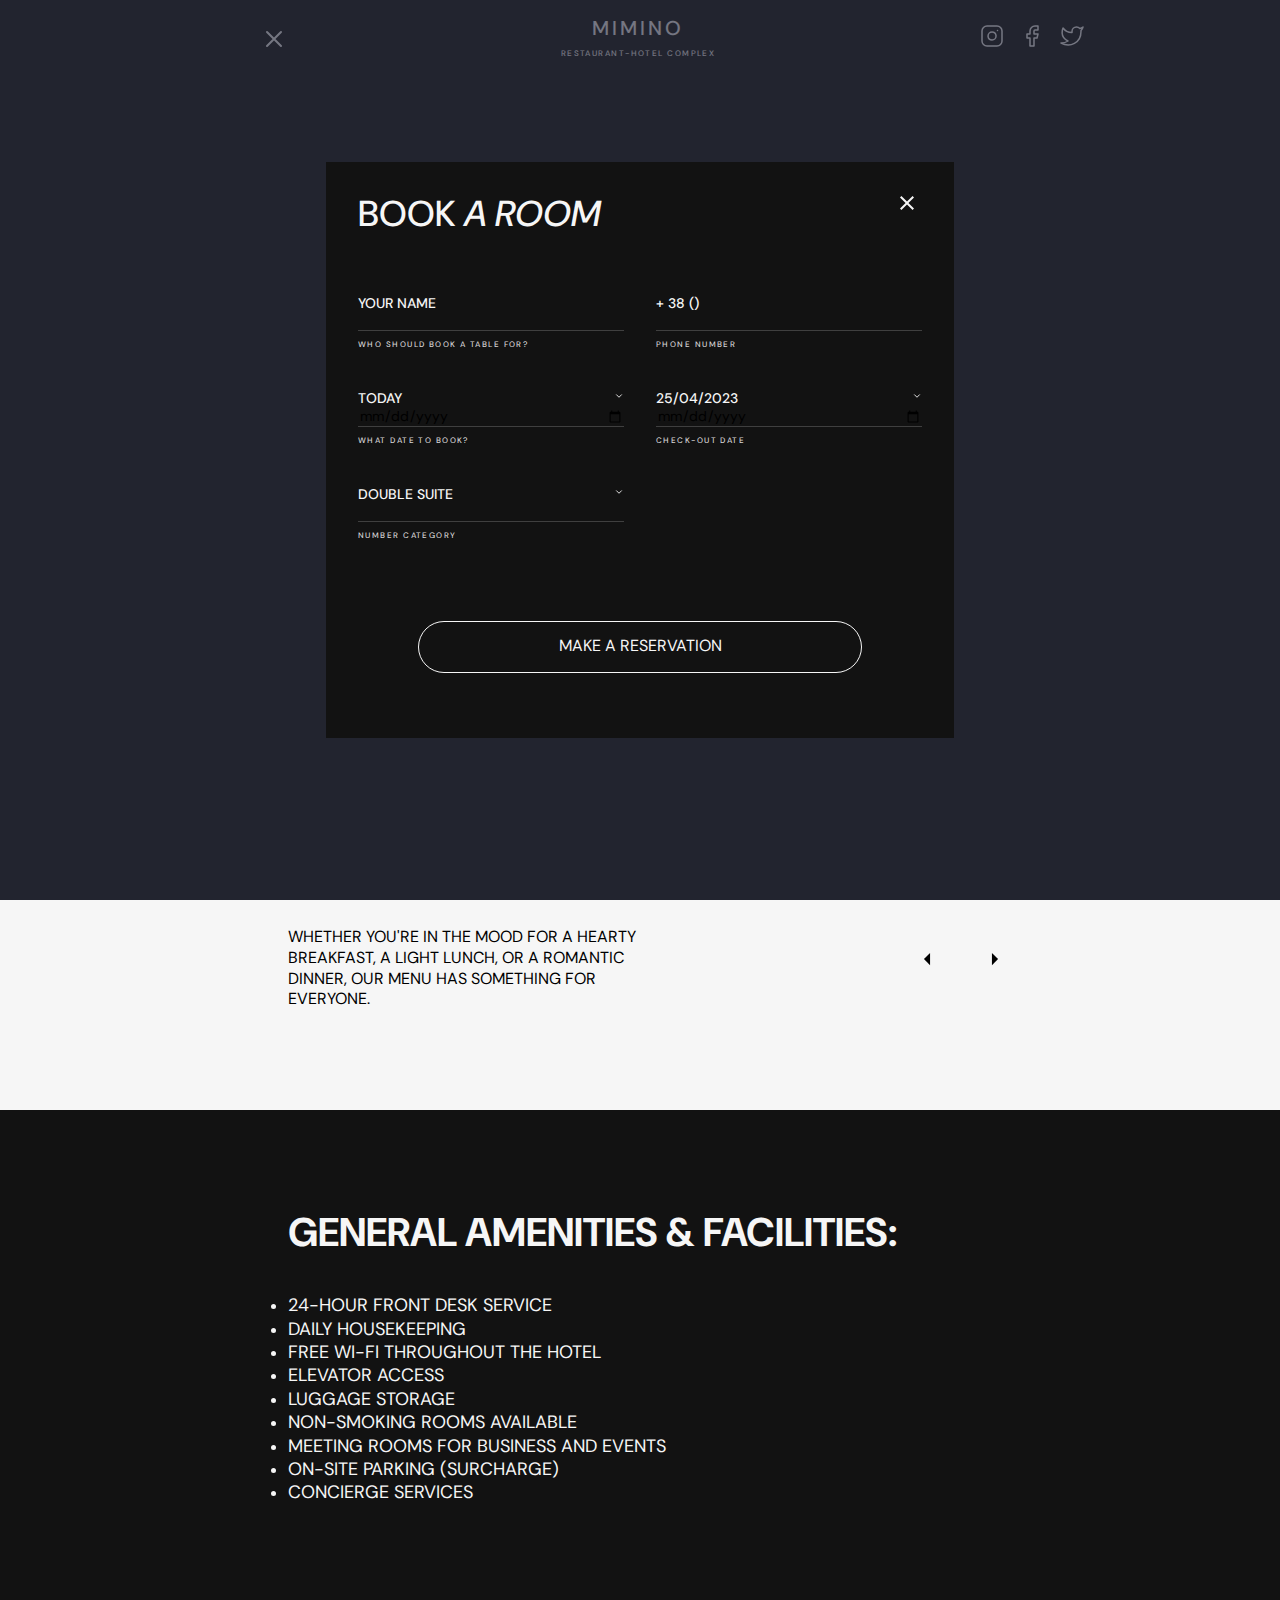
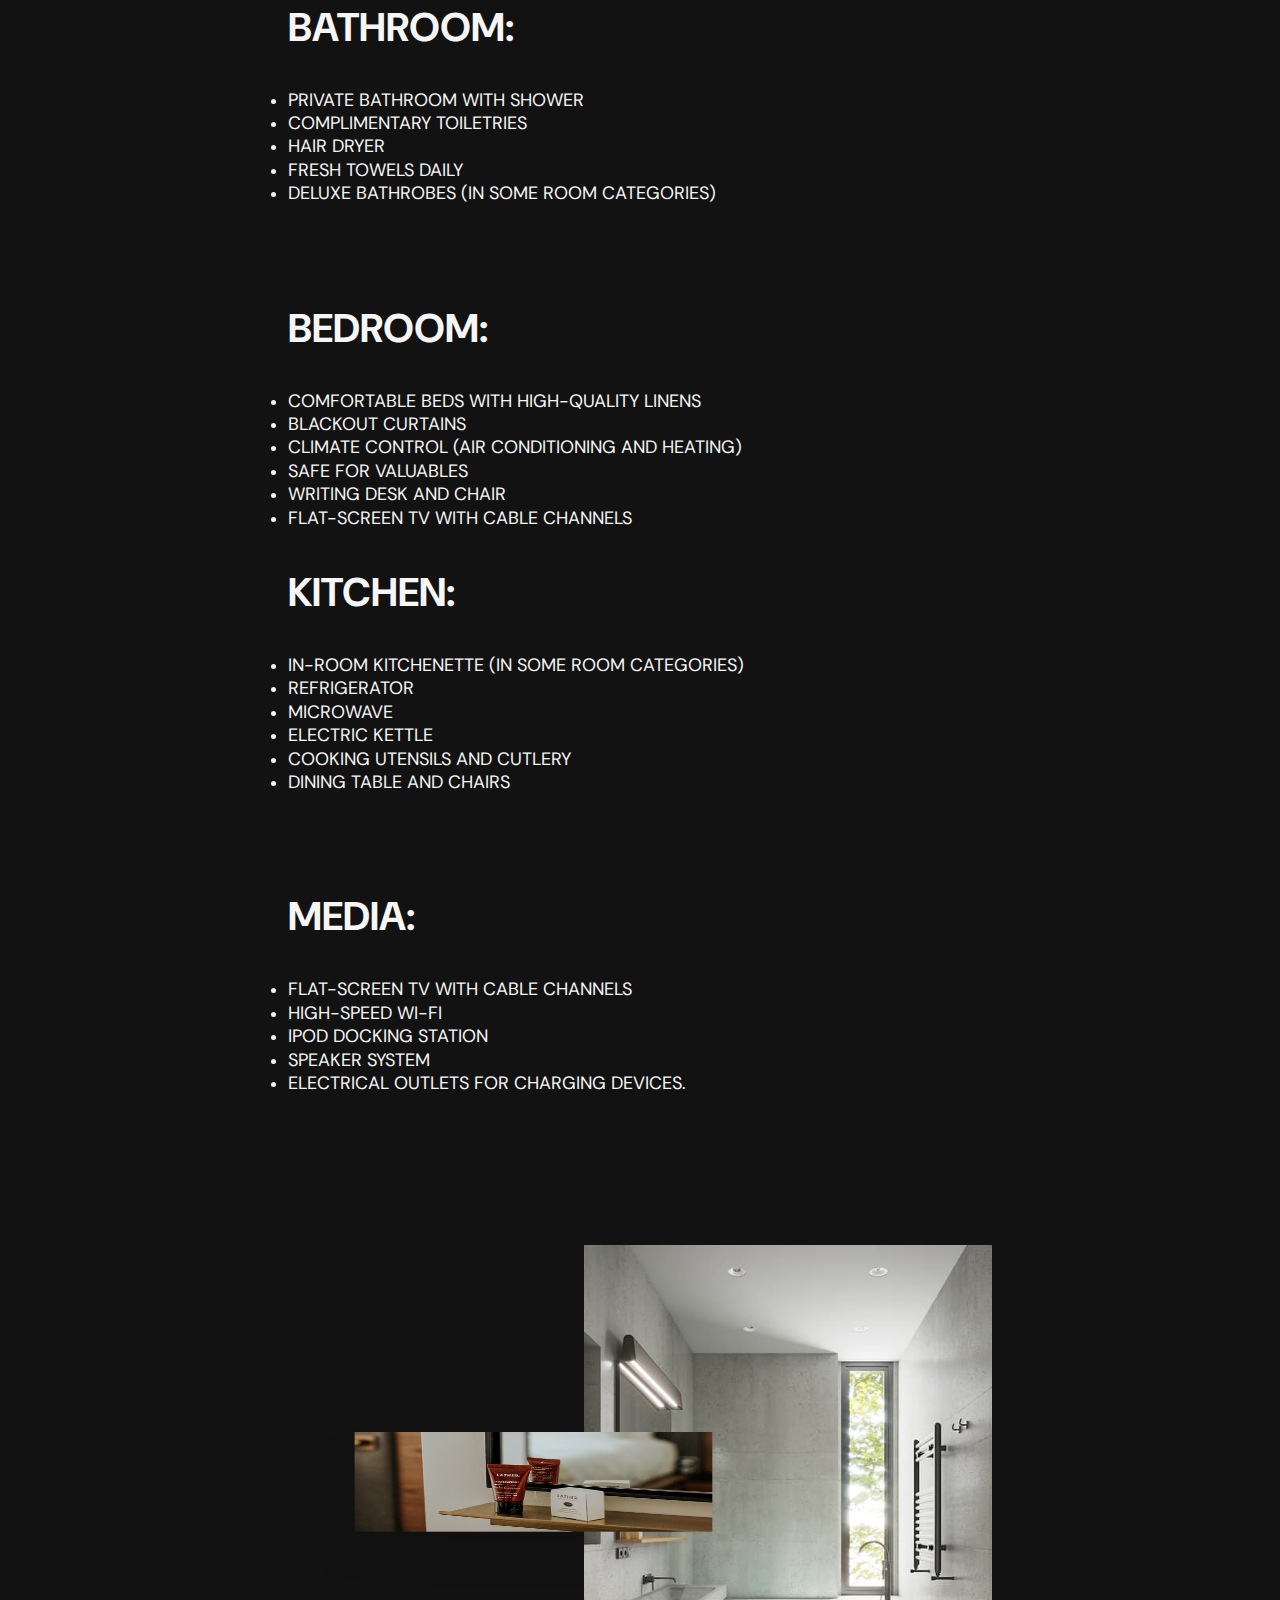
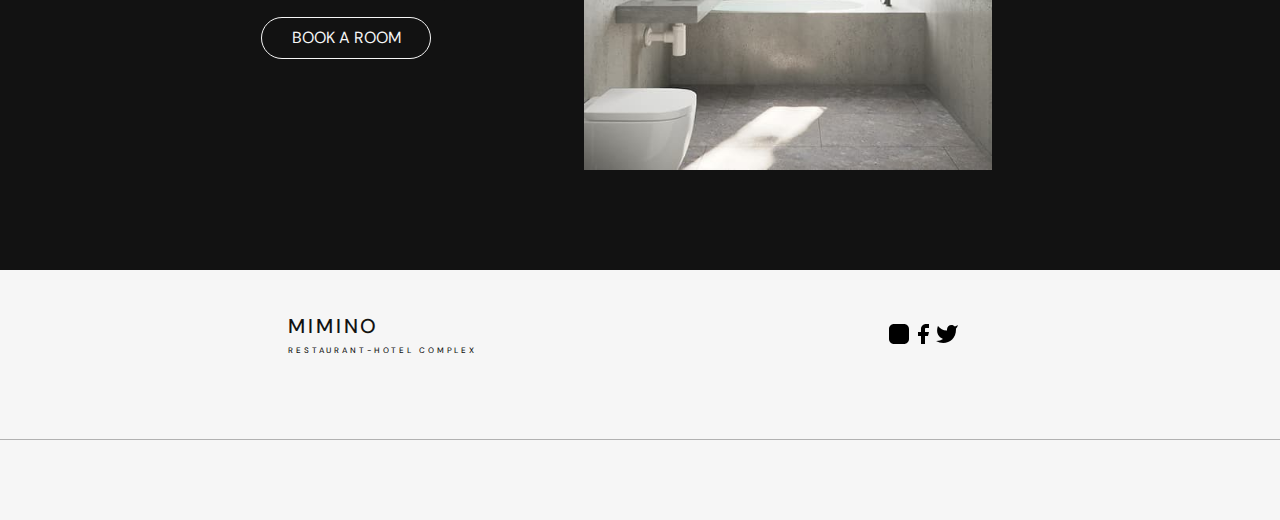
<file: lux.html>
<!DOCTYPE html>
<html lang="en">

<head>
    <meta charset="UTF-8">
    <meta name="viewport" content="width=device-width, initial-scale=1.0">
    <link rel="preconnect" href="https://fonts.googleapis.com">
    <link rel="preconnect" href="https://fonts.gstatic.com" crossorigin>
    <link
        href="https://fonts.googleapis.com/css2?family=DM+Sans:ital,opsz,wght@0,9..40,100..1000;1,9..40,100..1000&display=swap"
        rel="stylesheet">
    <link rel="stylesheet" href="https://cdn.jsdelivr.net/npm/modern-normalize@2.0.0/modern-normalize.min.css">
    <link rel="stylesheet" href="/css/lux.css" />
    <title>Document</title>
</head>
<body>
    <header>
        <section class="header-section">
            <div class="container">
                <div class="header-container">
               <button class="button-menu-mobile" type="button"><svg class="icon-menu-mobile" width="28px" height="28px">
                       <use href="/icon/symbol-clsoe.svg#icon-menu-03"></use>
                   </svg>
                   <svg class="icon-menu-exit" width="28px" height="28px">
                       <use href="/icon/symbol-clsoe.svg#icon-x-close"></use>
                   </svg>
               </button>
                    <nav>
                        <ul class="nav-page list mobile-display table-display ">
                            <li> <a class="header-link " href="/index.html">HOME</a></li>
                            <li> <a class="header-link " href="/hotel.html">HOTEL</a> </li>
                            <li> <a class="header-link" href="/rest.html">RESTAURANT</a> </li>
                        </ul>
                    </nav>
                    <div class="logo-container"><a class="logo" href="">
                            <div class="logo-top">MIMINO </div> <span class="logo-span">RESTAURANT-HOTEL COMPLEX</span>
                        </a></div>
                    <ul class="social list">
                        <li><a href=""><svg class="icon-social" width="24px" height="24px">
                                    <use href="/icon/symbol-b.svg#icon-instagram-b"></use>
                                </svg></a></li>
                        <li><a href=""><svg class="icon-social" width="24px" height="24px">
                                    <use href="/icon/symbol-b.svg#icon-facebook-b"></use>
                                </svg></a> </li>
                        <li><a href=""><svg class="icon-social" width="24px" height="24px">
                                    <use href="/icon/symbol-b.svg#icon-twitter-b"></use>
                                </svg></a> </li>
                    </ul>
                </div>
            </div>
        </section>
    </header>
    <main>
        <section class="section section-hero">
            <div class="container">
                <div class="hero-container">
                    <div class="text-hero-container">
                        <h1 class="hero">DOUBLE <br> LUXURY ROOM</h1>
                        <button class="button-hero" type="button">view prices</button>
                        <div class="text-container-hotel">
                    <div class="photo-hotel mobile-photo">
                        <ul class="hotel-photo list table-display">
                            <li> <img src="/image-2x/image-16-2x.jpg" alt="hotel from outside" width="250px" height="429px"></li>
                            <li> <img src="/image-2x/image-17-2x.jpg" alt="left-side-hotel" width="93px" height="429px"> </li>
                        </ul>
                        <ul class="hotel-photo list mobile-display">
                            <li> <img src="/image-2x/image-16-2x.jpg" alt="hotel from outside" width="436px" height="548px"></li>
                            <li> <img src="/image-2x/image-18.jpg" alt="left-side-hotel" width="257px" height="548px"> </li>
                        </ul>
                        <div class="texsat">
                        <ul class="button-hotel list">
                            <li><button class="hotel-buttons" type="button"><svg class="icon-hotel" width="14px" height="14px">
                                        <use href="/icon/symbol-defs.svg#icon-Vector-m-2"></use>
                                    </svg></button></li>
                            <li><button class="hotel-buttons" type="button"><svg class="icon-hotel" width="14px" height="14px">
                                        <use href="/icon/symbol-defs.svg#icon-Vector-m-1"></use>
                                    </svg></button> </li>
                        </ul>
                    
                            <p class="text-hero">Whether you're in the mood for a hearty <br> breakfast, a light lunch, or a
                                romantic <br> dinner, our menu has something for <br>
                                everyone.</p>
                        </div>
                        </div>
                    </div>
                    </div>
                    <div class="photo-hotel mobile-display table-display">
                        <ul class="hotel-photo list">
                            <li> <img src="/image/image-lux.jpg" alt="hotel from outside" width="436px" height="580px"></li>
                            <li> <img src="/image/image-lux-1.jpg" alt="left-side-hotel" width="218" height="580px"> </li>
                        </ul>
                        <ul class="button-hotel list">
                            <li><button class="hotel-buttons" type="button"><svg class="icon-hotel" width="14px" height="14px">
                                        <use href="/icon/symbol-defs.svg#icon-Vector-m-2"></use>
                                    </svg></button></li>
                            <li><button class="hotel-buttons" type="button"><svg class="icon-hotel" width="14px" height="14px">
                                        <use href="/icon/symbol-defs.svg#icon-Vector-m-1"></use>
                                    </svg></button> </li>
                        </ul>
                    </div>
                </div>
            </div>
        </section>
        <section class="section section-room">
            <div class="container container-info">
                <div class="display-flex-f">
                    <div>
           <h2 class="h2-info">General Amenities & Facilities:</h2>
           <ul>
              <li><p class="text-info">24-hour front desk service</p> </li>
            <li><p class="text-info">Daily housekeeping</p></li>
            <li><p class="text-info">Free Wi-Fi throughout the hotel</p></li>
            <li><p class="text-info">Elevator access</p></li>
            <li><p class="text-info">Luggage storage</p></li>
            <li><p class="text-info">Non-smoking rooms available</p></li>
            <li><p class="text-info">Meeting rooms for business and events</p></li>
            <li><p class="text-info">On-site parking (surcharge)</p></li>
            <li><p class="text-info">Concierge services</p></li>
           </ul>
        </div>
        <div>
           <h2 class="h2-info">Bathroom:</h2>
           <ul>
         <li><p class="text-info">Private bathroom with shower</p></li>
        <li>
            <p class="text-info">Complimentary toiletries</p>
        </li>
        <li>
            <p class="text-info">Hair dryer</p>
        </li>
        <li>
            <p class="text-info">Fresh towels daily</p>
        </li>
        <li>
            <p class="text-info">Deluxe bathrobes (in some room
            categories)</p>
        </li>
           </ul>
        </div>
        <div class="display-flex-r">
        <div>
           <h2 class="h2-info">Bedroom:</h2>
           <ul>
           <li>
            <p class="text-info">Comfortable beds with high-quality linens</p>
        </li>
        <li>
            <p class="text-info">Blackout curtains</p>
        </li>
        <li>
            <p class="text-info">Climate control (air conditioning and heating)</p>
        </li>
        <li>
            <p class="text-info">Safe for
            valuables</p>
        </li>
        <li>
            <p class="text-info">Writing desk and chair</p>
        </li>
        <li>
            <p class="text-info">Flat-screen TV with cable channels</p>
        </li>

           </ul>
        </div>
        <div>
           <h2 class="h2-info">Kitchen:</h2>
           <ul>
            <li>
                <p class="text-info">In-room kitchenette (in some room categories)</p>
            </li>
            <li>
                <p class="text-info">Refrigerator</p>
            </li>
            <li>
                <p class="text-info">Microwave</p>
            </li>
            <li>
                <p class="text-info">Electric kettle</p>
            </li>
            <li>
                <p class="text-info">Cooking utensils and cutlery</p>
            </li>
            <li>
                <p class="text-info">Dining
                table and chairs</p>
            </li>
           </ul>
        </div>
        </div>
        </div>
        <div class="testos">
        <div class="test">
           <h2 class="h2-info">Media:</h2>
           <ul>
            <li><p class="text-info">Flat-screen TV with cable channels</p></li>
            <li>
                <p class="text-info">High-speed Wi-Fi</p>
            </li>
            <li>
                <p class="text-info">iPod docking station</p>
            </li>
            <li>
                <p class="text-info">Speaker system</p>
            </li>
            <li>
                <p class="text-info">Electrical outlets for charging
                devices.</p>
            </li>
           </ul>
        </div>
        
            <ul class="bottom-info list">
            <div class="container-for-div">
            <li><img class="mobile-display table-display position-desktop" src="/image/image-4.jpg" alt="sprey" width="439px" height="219px"></li>
          
            <li><img class="img-position table-display " src="/image-2x/Rectangle-3672.png" alt="sprey" width="249px" height="200px"></li>
            <li><img class="img-position-1 table-img mobile-display ." src="/image-2x/Rectangle-3672.png" alt="sprey" width="458px" height="200px">
            </li>
        <li><img class="testik mobile-img table-display" src="/image-2x/Rectangle-3671-1.jpg" alt="xolodilnik" width="259px" height="333x"></li>
        </ul>
        <ul class="ul-container list">
            <li class="teastik list"><button  class="button-info" type="button">Book a room </button></li>
                    <li><img class="testik table-img" src="/image-2x/Rectangle-3671-1.jpg" alt="xolodilnik" width="408px"
                            height="525px">
                    </li>
                
            
        <li class="list"><img  class="testik table-display mobile-display" src="/image/img-hotel-5.jpg" alt="xolodilnik" width="496px" height="636px"></li>
        </ul>
        </div>
            </div>
            </div>
        </section>
    </main>
    <footer>
        <section class="section section-footer">
            <div class="container">
                <div>
                    <div class="footer-container">
                        <h2 class="display-none">footer</h2>
                        <nav class="footer-nav mobile-display">
                            <a class="footer-link" href="/index.html">HOME</a>
                            <a class="footer-link" href="">HOTEL</a>
                            <a class="footer-link" href="/rest.html">RESTAURANT</a>
                        </nav>
                        <div class="logo-container-f"><a class="logo-f" href="">
                                <div class="logo-top-f">MIMINO </div> <span class="logo-span-f">RESTAURANT-HOTEL COMPLEX</span>
                            </a></div>
                        <ul class="social-footer list">
                            <li>
                                <a href=""><svg class="icon-b" width="24px" height="24px">
                                        <use href="/icon/symbol-b.svg#icon-instagram-b"></use>
                                    </svg></a>
                            </li>
                            <li>
                                <a href=""><svg class="icon-b" width="24px" height="24px">
                                        <use href="/icon/symbol-b.svg#icon-facebook-b"></use>
                                    </svg></a>
                            </li>
                            <li> <a href=""><svg class="icon-b" width="24px" height="24px">
                                        <use href="/icon/symbol-b.svg#icon-twitter-b"></use>
                                    </svg></a></li>
                        </ul>
                    </div>
                </div>
        </section>
    </footer>
    <div class="menu-mobile mobile-img table-img table-menu">
    
        <section class="header-section section-menu">
            <div class="container header-main-container">
                <div class="header-container">
                    <button class="button-menu-mobile " type="button"><svg
                            class="icon-menu-mobile mobile-display table-display" width="28px" height="28px">
                            <use href="/icon/symbol-clsoe.svg#icon-menu-03"></use>
                        </svg>
                        <svg class="icon-menu-exit-1" width="28px" height="28px">
                            <use href="/icon/symbol-clsoe.svg#icon-x-close"></use>
                        </svg>
                    </button>
                    <div class="logo-container"><a class="logo logo-menu" href="">
                            <div class="logo-top">MIMINO </div> <span class="logo-span">RESTAURANT-HOTEL COMPLEX</span>
                        </a></div>
                    <ul class="social list mobile-display">
                        <li><a href=""><svg class="icon-social" width="24px" height="24px">
                                    <use href="/icon/symbol.svg#icon-instagram-p"></use>
                                </svg></a></li>
                        <li><a href=""><svg class="icon-social" width="24px" height="24px">
                                    <use href="/icon/symbol.svg#icon-facebook-p"></use>
                                </svg></a> </li>
                        <li><a href=""><svg class="icon-social" width="24px" height="24px">
                                    <use href="/icon/symbol.svg#icon-twitter-p"></use>
                                </svg></a> </li>
                    </ul>
                </div>
            </div>
        </section>
        <section class="section section-nav-menu">
            <div class="container testiks">
                <nav class="nav-page-list-menu">
                    <ul class="nav-page-menu list">
                        <li> <a class="header-link-menu" href="">HOME</a></li>
                        <li> <a class="header-link-menu" href="/hotel.html">HOTEL</a> </li>
                        <li> <a class="header-link-menu menu-href" href="/rest.html">RESTAURANT</a> </li>
                    </ul>
                </nav>
            </div>
        </section>
        <section class="section section-social-menu">
            <div class="container">
                <ul class="social list table-display">
                    <li><a href=""><svg class="icon-social" width="24px" height="24px">
                                <use href="/icon/symbol.svg#icon-instagram-p"></use>
                            </svg></a></li>
                    <li><a href=""><svg class="icon-social" width="24px" height="24px">
                                <use href="/icon/symbol.svg#icon-facebook-p"></use>
                            </svg></a> </li>
                    <li><a href=""><svg class="icon-social" width="24px" height="24px">
                                <use href="/icon/symbol.svg#icon-twitter-p"></use>
                            </svg></a> </li>
                </ul>
            </div>
        </section>
    </div>
<div class="container">
    <div class="modal-overlay">
        <div class="modal">
            <div class="flex-exit">
                <h1 class="h1-modal">BOOK <span class="span-modal">A TABLE </span></h1> <button type="button"
                    class="button-exit-modal-r"><svg class="exit-icon-r" width="14px" height="14px">
                        <use href="/icon/sprite-2.svg#icon-close-black"></use>
                    </svg></button>
            </div>
            <div role="group" class="form-group">
                <form class="form-modal-1">
                    <div class="form-flex">
                        <label class="label-modal-1">YOUR NAME
                            <input class="input-modal-1" type="text" name="name">
                            <div class="info-modal">Who should book a table for?</div>
                        </label>
                        <label class="label-modal-1">number of people <svg class="icon-b-12" width="10px" height="10px">
                                <use href="/icon/symbol-21.svg#icon-chevron-down"></use>
                            </svg>
                            <input class="input-modal-1-1" type="number" name="name">
                        </label>
                        <label class="label-modal-1 mobile-input">Today <svg class="icon-b-12" width="10px"
                                height="10px">
                                <use href="/icon/symbol-21.svg#icon-chevron-down"></use>
                            </svg>
                            <input class="input-modal-1" type="date" name="date">
                            <div class="info-modal">What date to book?</div>
                        </label>
                        <label class="label-modal-1">+ 38 ()
                            <input class="input-modal-1" type="tel" name="tel">
                            <div class="info-modal">Phone number</div>

                        </label>
                        <label class="label-modal-1 mobile-display">Today <svg class="icon-b-12" width="10px"
                                height="10px">
                                <use href="/icon/symbol-21.svg#icon-chevron-down"></use>
                            </svg>
                            <input class="input-modal-1" type="date" name="date">
                            <div class="info-modal">What date to book?</div>
                        </label>
                    </div>
                    <div class="button-container-modal-rest"><button class="button-submit-rest" type="submit">MAKE A
                            RESERVATION</button></div>
            </div>
            </form>

        </div>
    </div>

    <div class="modal-overlay">
        <div class="modal-1">
            <div class="flex-exit">
                <h1 class="h1-modal">BOOK <span class="span-modal">A ROOM </span></h1> <button type="button"
                    class="button-exit-modal-r"><svg class="exit-icon-r" width="14px" height="14px">
                        <use href="/icon/sprite-2.svg#icon-close-black"></use>
                    </svg></button>
            </div>
            <div role="group" class="form-group">
                <form class="form-modal-1">
                    <div class="form-flex">
                        <label class="label-modal-1">YOUR NAME
                            <input class="input-modal-1" type="text" name="name">
                            <div class="info-modal">Who should book a table for?</div>
                        </label>
                        <label class="label-modal-1">+ 38 ()
                            <input class="input-modal-1" type="tel" name="tel">
                            <div class="info-modal">Phone number</div>
                        </label>
                        <label class="label-modal-1">Today <svg class="icon-b-12" width="10px" height="10px">
                                <use href="/icon/symbol-21.svg#icon-chevron-down"></use>
                            </svg>
                            <input class="input-modal-1" type="date" name="date">
                            <div class="info-modal">What date to book?</div>
                        </label>
                        <label class="label-modal-1">25/04/2023 <svg class="icon-b-12" width="10px" height="10px">
                                <use href="/icon/symbol-21.svg#icon-chevron-down"></use>
                            </svg>
                            <input class="input-modal-1" type="date" name="date">
                            <div class="info-modal">Check-out date</div>
                        </label>
                        <label class="label-modal-1">Double suite<svg class="icon-b-12" width="10px" height="10px">
                                <use href="/icon/symbol-21.svg#icon-chevron-down"></use>
                            </svg>
                            <input class="input-modal-1" type="number" name="date">
                            <div class="info-modal">Number category</div>
                        </label>
                    </div>
                    <div class="button-container-modal-rest"><button class="button-submit-rest" type="submit">MAKE A
                            RESERVATION</button></div>
            </div>
            </form>




        </div>
    </div>
</div>
</body>
</html>
</file>
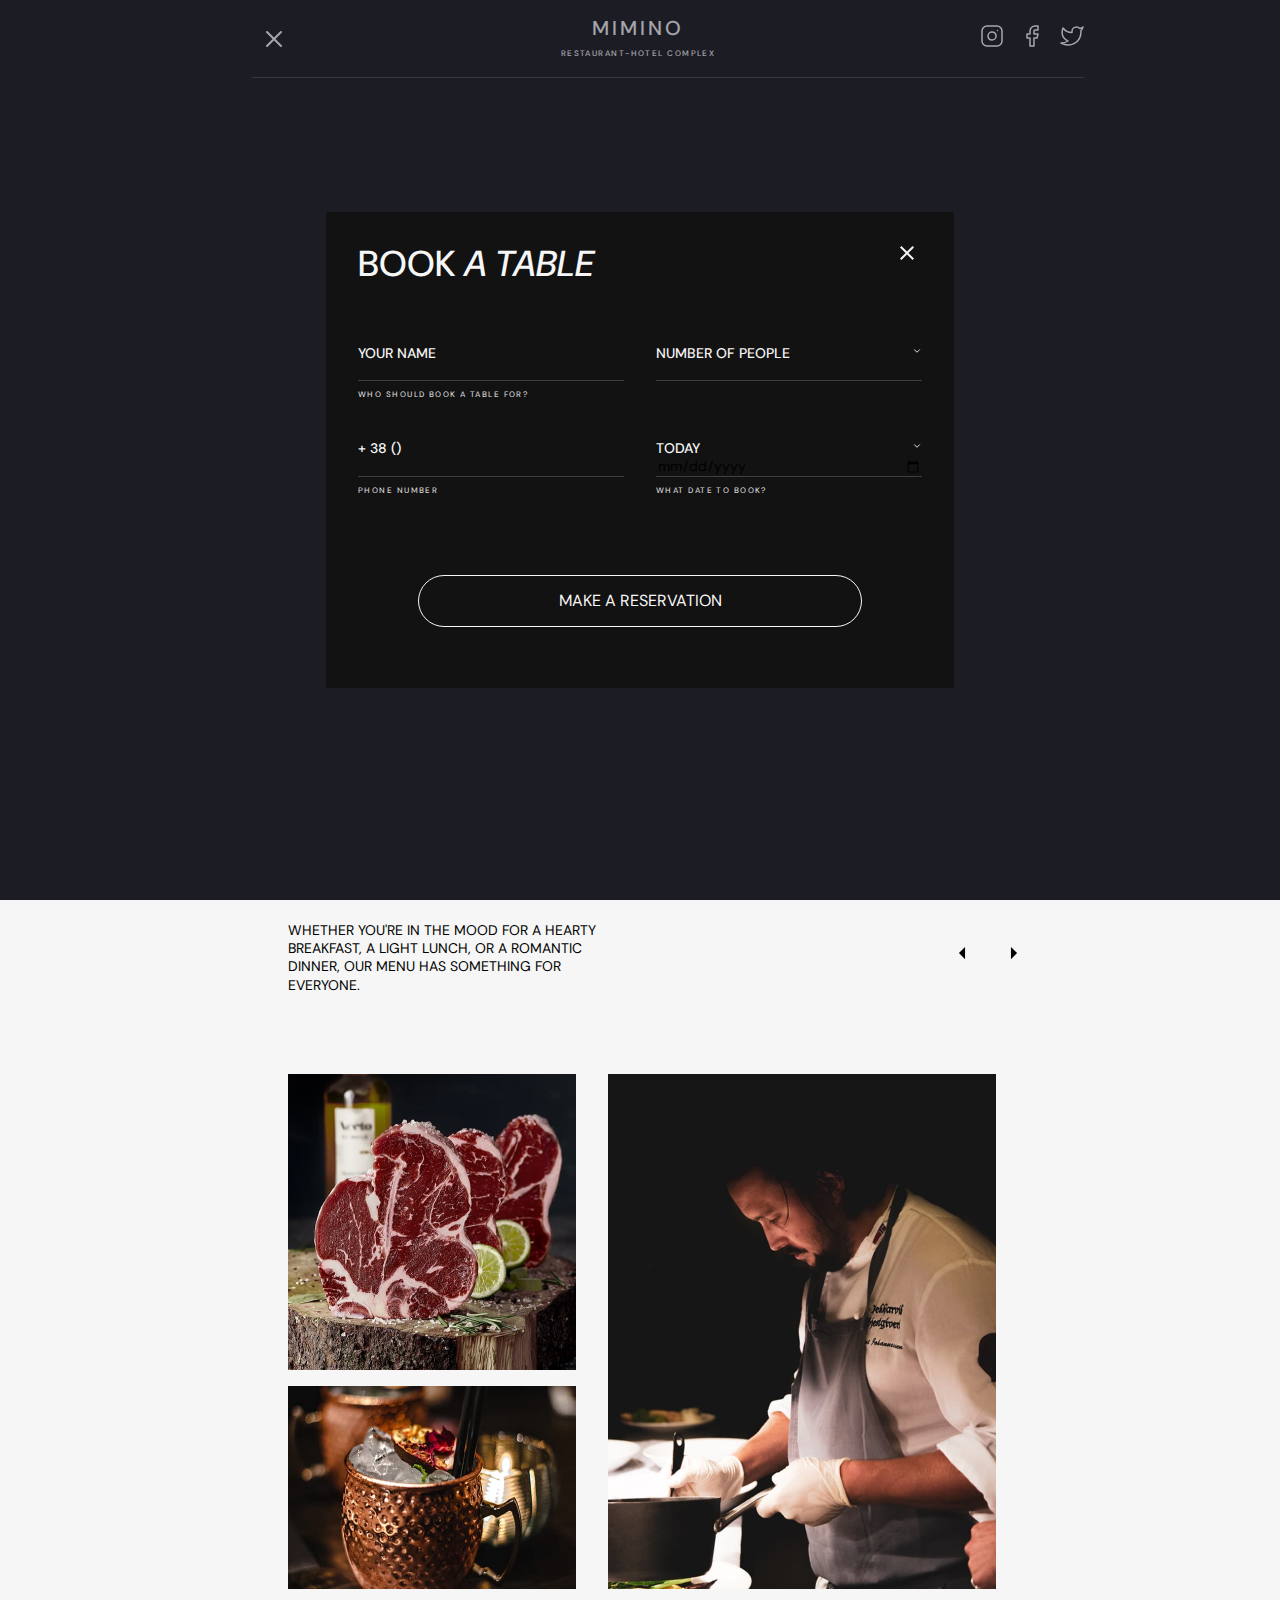
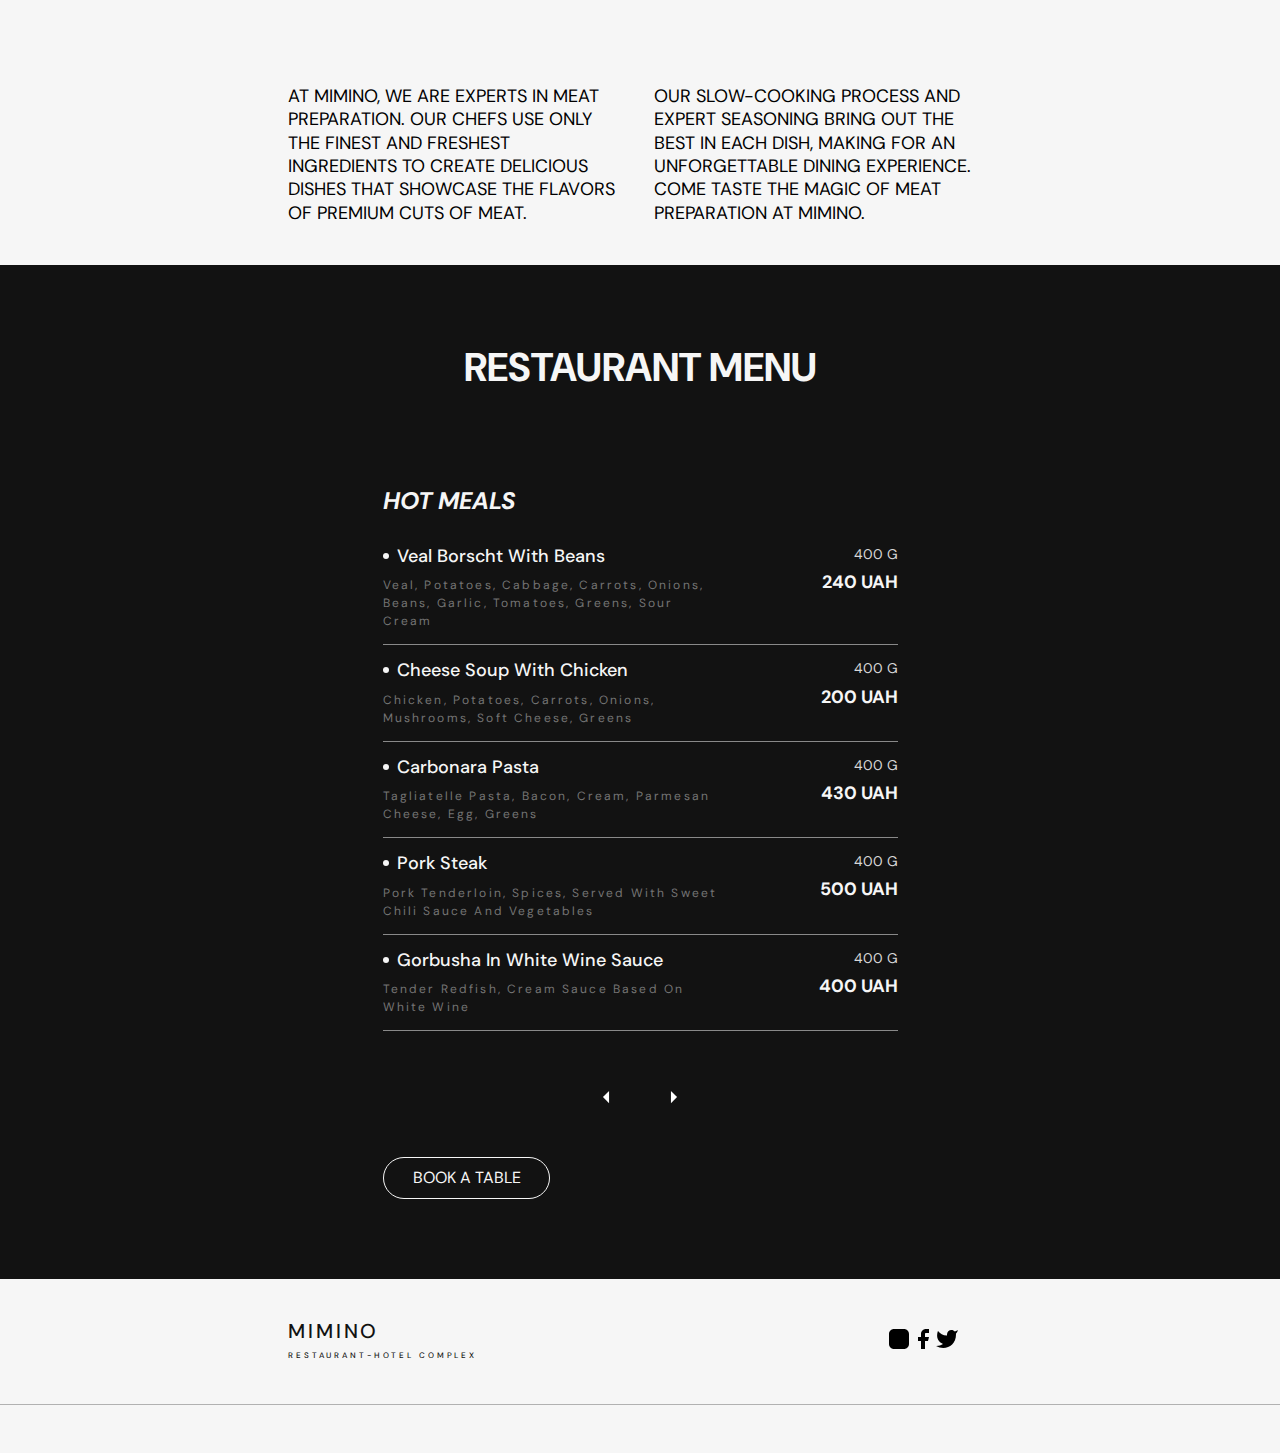
<file: rest.html>
<!DOCTYPE html>
<html lang="en">

<head>
    <meta charset="UTF-8">
    <meta name="viewport" content="width=device-width, initial-scale=1.0">
    <link rel="preconnect" href="https://fonts.googleapis.com">
    <link rel="preconnect" href="https://fonts.gstatic.com" crossorigin>
    <link
        href="https://fonts.googleapis.com/css2?family=DM+Sans:ital,opsz,wght@0,9..40,100..1000;1,9..40,100..1000&display=swap"
        rel="stylesheet">
    <link rel="stylesheet" href="https://cdn.jsdelivr.net/npm/modern-normalize@2.0.0/modern-normalize.min.css">
    <link rel="stylesheet" href="/css/rest.css" />
    <title>Document</title>
</head>
<body>
     <header>
            <section class="header-section">
                <div class="container header-container-2">
                    <div class="header-container">
                    <button class="button-menu-mobile" type="button"><svg class="icon-menu-mobile" width="28px" height="28px">
                            <use href="/icon/symbol-clsoe.svg#icon-menu-03"></use>
                        </svg>
                        <svg class="icon-menu-exit" width="28px" height="28px">
                            <use href="/icon/symbol-clsoe.svg#icon-x-close"></use>
                        </svg>
                    </button>
                        <nav>
                            <ul class="nav-page list mobile-display">
                                <li> <a class="header-link " href="/index.html">HOME</a></li>
                                <li> <a class="header-link " href="/hotel.html">HOTEL</a> </li>
                                <li> <a class="header-link after-link" href="/rest.html">RESTAURANT</a> </li>
                            </ul>
                        </nav>
                        <div class="logo-container"><a class="logo" href="">
                                <div class="logo-top">MIMINO </div> <span class="logo-span">RESTAURANT-HOTEL COMPLEX</span>
                            </a></div>
                        <ul class="social list mobile-display">
                            <li><a href=""><svg class="icon-social" width="24px" height="24px">
                                        <use href="/icon/symbol-b.svg#icon-instagram-b"></use>
                                    </svg></a></li>
                            <li><a href=""><svg class="icon-social" width="24px" height="24px">
                                        <use href="/icon/symbol-b.svg#icon-facebook-b"></use>
                                    </svg></a> </li>
                            <li><a href=""><svg class="icon-social" width="24px" height="24px">
                                        <use href="/icon/symbol-b.svg#icon-twitter-b"></use>
                                    </svg></a> </li>
                        </ul>
                    </div>
                </div>
            </section>
     </header>
     <main>
            <section class="section section-hero">
                <div class="container container-hero">
                    <div class="hero-container">
                        <div class="text-hero-container">
                            <h1 class="hero">Restaurant</h1>
                            <div class="button-container-rest">
                            <button class="button-hero" type="button">book a TABLE</button>
                            <a class="button-hero text-button" href="#menu">View A menu</a>
                            </div>
                        <div class="photo-hotel mobile-img">
                            <ul class="hotel-photo list">
                                <li> <img src="/image-2x/i-1.jpg" alt="hotel from outside" width="250px" height="429px"></li>
                                <li> <img src="/image-2x/i-2.jpg" alt="left-side-hotel" width="250px" height="429px"> </li>
                            </ul>
                            <ul class="button-hotel list">
                                <li><button class="hotel-buttons" type="button"><svg class="icon-hotel" width="14px" height="14px">
                                            <use href="/icon/symbol-defs.svg#icon-Vector-m-2"></use>
                                        </svg></button></li>
                                <li><button class="hotel-buttons" type="button"><svg class="icon-hotel" width="14px" height="14px">
                                            <use href="/icon/symbol-defs.svg#icon-Vector-m-1"></use>
                                        </svg></button> </li>
                            </ul>
                        </div>
                   <div class="photo-hotel table-img">
                                  <ul class="hotel-photo list">
                                      <li> <img src="/image-2x/i-1.jpg" alt="hotel from outside" width="436px" height="548px"></li>
                                      <li> <img src="/image-2x/i-2.jpg" alt="left-side-hotel" width="436px" height="548px"> </li>
                                  </ul>
                                  <div class="bottom-container">
                            <ul class="button-hotel list">
                                      <li><button class="hotel-buttons" type="button"><svg class="icon-hotel" width="14px" height="14px">
                                                  <use href="/icon/symbol-defs.svg#icon-Vector-m-2"></use>
                                           </svg></button></li>
                                      <li><button class="hotel-buttons" type="button"><svg class="icon-hotel" width="14px" height="14px">
                                                  <use href="/icon/symbol-defs.svg#icon-Vector-m-1"></use>
                                           </svg></button> </li>
                                  </ul>
                               <div class="text-container-hotel">
                                  <p class="text-hero">Whether you're in the mood for a hearty breakfast, a light lunch, or a
                                 romantic dinner, our menu has something for
                                  everyone.</p>
                                  </div>
                                </div>
                              </div>
                            <div class="text-container-hotel table-display">
                                <p class="text-hero">Whether you're in the mood for a hearty  breakfast, a light lunch, or a
                                    romantic  dinner, our menu has something for 
                                    everyone.</p>
                            </div>
                        </div>
                        <div class="photo-hotel mobile-display table-display">
                            <ul class="hotel-photo list">
                                <li> <img src="/image/image-menu.jpg" alt="hotel from outside" width="436px" height="580px"></li>
                                <li> <img src="/image/image-1-menu.jpg" alt="left-side-hotel" width="218" height="580px"> </li>
                            </ul>
                            <ul class="button-hotel list">
                                <li><button class="hotel-buttons" type="button"><svg class="icon-hotel" width="14px" height="14px">
                                            <use href="/icon/symbol-defs.svg#icon-Vector-m-2"></use>
                                        </svg></button></li>
                                <li><button class="hotel-buttons" type="button"><svg class="icon-hotel" width="14px" height="14px">
                                            <use href="/icon/symbol-defs.svg#icon-Vector-m-1"></use>
                                        </svg></button> </li>
                            </ul>
                        </div>
                    </div>
                </div>
            </section>
           <section class="section">
            <div class="container">
                <div class="container-rest">
                    <ul class="list mobile-img">
                       <li>
                         <img src="/image-2x/img-4.jpg" alt="cheif" width="335px" height="443px"/>
                       </li>
                       <div class="mobile-img-flex-1">
                     <li>
                                <img  src="/image-2x/img-5.jpg" alt="steaks" width="158px" height="149px">
                     </li>
                    <li>
                                <img  src="/image-2x/img-6.jpg" alt="qoqtel" width="158px" height="149px">
                    </li>
                    </div>
                    </ul>
                       <ul class="list mobile-display table-img table-container-img">
                        <div class="teast">
                            <div class="tast">
                           <li>
                        <img src="image-2x/img-5.jpg" alt="cheif" width="288px" height="296px" />
                           </li>
                           <div class="mobile-img-flex-1">
                               <li>
                        <img src="image-2x/img-6.jpg" alt="steaks" width="288px" height="203px">
                               </li>
                            </div>
                            </div>
                               <li>
                        <img src="/image-2x/img-4.jpg" alt="qoqtel" width="388px" height="515px">
                               </li>
                           </div>
                       </ul>
           <img class="mobile-display table-display" src="/image/img-2-menu.jpg" alt="cheif" width="511px" height="598px"/>
          <div><img class="mobile-display table-display" src="image/img-3-menu.jpg" alt="steaks" width="334px" height="389px"> 
                    <p class="text-rest table-display mobile-display">
                        At Mimino, we are experts in meat preparation. Our chefs use only the finest and freshest ingredients to create
                        delicious dishes that showcase the flavors of premium cuts of meat.
                    </p></div>
           <div class="table-text">
           <div class="desktop-display">
           <p class="text-rest ">
            At Mimino, we are experts in meat  preparation. Our chefs use only  the finest and freshest ingredients to create
            delicious dishes that  showcase the flavors of premium  cuts of meat.
           </p>
        </div>
        <div>
           <img class="mobile-display table-display" src="/image/img-4-menu.jpg" alt="qoqtel" width="467px" height="389px">
           <p class="text-rest">
            Our slow-cooking process and expert  seasoning bring out the best in each dish,  making for an unforgettable dining
            experience.  Come taste the magic of meat preparation at  Mimino.
           </p>
        </div>
        </div>
        </div>
        </div>
           </section>
           <section class="section section-menu" id="menu">
            <div class="container menu-container">
           <h1 class="rest-h1">RESTAURANT MENU</h1>
           <div class="menu-flex">
            <div class="tastes">
           <h2 class="h2-menu">Hot meals</h2>
           <ul>
            <li class="display-flex">
                <div>
            <h3 class="h3-menu">Veal borscht with beans</h3>
            <p class="text-menu">Veal, potatoes, cabbage, carrots, onions,  beans, garlic, tomatoes, greens, sour cream</p>
            </div>
            <div class="marg-menu">
            <p class="text-g">400 g</p>
            <p class="number-menu">240 UAH</p>
            </div>
            </li>
             <li class="display-flex">
                <div>
                <h3 class="h3-menu">Cheese soup with chicken</h3>
                <p class="text-menu">Chicken, potatoes, carrots, onions,  mushrooms, soft cheese, greens</p>
                </div>
                <div class="marg-menu">
                <p class="text-g">400 g</p>
                <p class="number-menu">200 UAH</p>
                </div>
            </li>
            <li class="display-flex">
                <div>
                <h3 class="h3-menu">Carbonara pasta</h3>
                <p class="text-menu">Tagliatelle pasta, bacon, cream,  Parmesan cheese, egg, greens</p>
                </div>
                <div class="marg-menu">
                <p class="text-g">400 g</p>
                <p class="number-menu">430 UAH</p>
                </div>
            </li>
            <li class="display-flex">
                <div>
                <h3 class="h3-menu">Pork steak</h3>
                <p class="text-menu">Pork tenderloin, spices, served with   sweet chili sauce and vegetables</p>
                </div>
                <div class="marg-menu">
                <p class="text-g">400 g</p>
                <p class="number-menu">500 UAH</p>
                </div>
            </li>
            <li class="display-flex-1">
                <div>
                <h3 class="h3-menu">Gorbusha in white wine sauce</h3>
                <p class="text-menu">Tender redfish, cream sauce based on  white wine</p>
                </div>
                <div class="marg-menu mobile-marg">
                <p class="text-g">400 g</p>
                <p class="number-menu">400 UAH</p>
                </div>
            </li>
           </ul>
        </div>
        <div class="mobile-display table-display">
           <h2 class="h2-menu">Side dishes and snacks</h2>
           <ul>
            <li class="display-flex">
                 <div>
                <h3 class="h3-menu">Baked vegetables</h3>
                <p class="text-menu">Zucchini, pepper, tomato, eggplant</p>
                </div>
                <div class="marg-menu">
                <p class="text-g">200 g</p>
                <p class="number-menu">230 UAH</p>
                </div>
            </li>
            <li class="display-flex">
                <div>
                <h3 class="h3-menu">French fries</h3>
                <p class="text-menu">Potatoes, tomato sauce</p>
                </div>
                <div class="marg-menu">
                <p class="text-g">150 g</p>
                <p class="number-menu">160 UAH</p>
                </div>
            </li>
            <li class="display-flex">
                <div>
                <h3 class="h3-menu">Peasant-style potatoes</h3>
                <p class="text-menu">Potatoes, spices, spicy sauces</p>
                </div>
                <div class="marg-menu">
                <p class="text-g">150 g</p>
                <p class="number-menu">160 UAH</p>
                </div>
            </li>
            <li class="display-flex">
                <div>
                <h3 class="h3-menu">Crisp pickles from the barrel</h3>
                <p class="text-menu">Salted cucumber, pickled tomato, sauerkraut, Korean carrot</p>
                </div>
                <div class="marg-menu">
                <p class="text-g">250 g</p>
                <p class="number-menu">350 UAH</p>
                </div>
            </li>
            <li class="display-flex-1">
               <div>
                <h3 class="h3-menu">Chicken wings in honey sauce</h3>
                <p class="text-menu">Chicken wings, mustard-honey sauce, <br> served with carrots, celery and blue <br> cheese sauce</p>
                </div>
                <div class="marg-menu">
                <p class="text-g">400 g</p>
                </div>
            </li>
           </ul>
        </div>
           <div class="mobile-display table-display">
            
          <h2 class="h2-menu">Salads</h2>
          <ul>
            <li class="display-flex">
                <div>
                <h3 class="h3-menu">Caesar with chicken</h3>
                <p class="text-menu">Chicken fillet, lettuce, cherry tomatoes, <br> Parmesan cheese, croutons, Caesar sauce</p>
                </div>
                <div class="marg-menu">
                <p class="text-g">230 g</p>
                <p class="number-menu">450 UAH</p>
                </div>
            </li>
            <li class="display-flex">
                <div>
                <h3 class="h3-menu">Caesar with shrimp</h3>
                <p class="text-menu">Tiger shrimp, lettuce, cherry tomatoes, <br> parmesan cheese, croutons, caesar sauce</p>
                </div>
                <div class="marg-menu">
                <p class="text-g">230 g</p>
                <p class="number-menu">300 UAH</p>
                </div>
            </li>
            <li class="display-flex">
                <div>
                <h3 class="h3-menu">Greek salad</h3>
                <p class="text-menu">Fresh cucumber, tomato, bell pepper, <br> olives, brynza cheese, lettuce, sauce</p>
                </div>
                <div class="marg-menu">
                <p class="text-g">230 g</p>
                <p class="number-menu">280 UAH</p>
                </div>
            </li>
            <li class="display-flex-1">
                <div>
                <h3 class="h3-menu">Meat salad</h3>
                <p class="text-menu">Chicken fillet or pork tenderloin, fresh <br> cucumber, tomato, bell pepper, ranch sauce</p>
                </div>
                <div class="marg-menu">
                <p class="text-g">230 g</p>
                <p class="number-menu">300 UAH</p>
                </div>
            </li>
          </ul>
        </div>
        <div class="mobile-display table-display">
        <div>
          <h2 class="h2-menu">DESSERTS</h2>
          <ul>
            <li class="display-flex">
              <h3 class="h3-menu h-m">Napoleon cake</h3>
              <p class="number-menu-1">200 UAH</p>
            </li>
            <li class="display-flex">
                
                <h3 class="h3-menu h-m">Poppy cake</h3>
                <p class="number-menu-1">300 UAH</p>
            </li>
            <li class="display-flex">
                <h3 class="h3-menu h-m">Tiramisu</h3>
                <p class="number-menu-1">260 UAH</p>
            </li>
          </ul>
        </div>
        <div>
          <h2 class="h2-menu-1">Drinks</h2>
          <ul class="tests">
            <li class="display-flex">
            <h3 class="h3-menu h-m">Black/green tea</h3>
            <p class="number-menu-1">100 UAH</p>
            </li>
            <li class="display-flex">
                <h3 class="h3-menu h-m">Espresso</h3>
                <p class="number-menu-1">100 UAH</p>
            </li>
            <li class="display-flex">
                <h3 class="h3-menu h-m">Cappuccino</h3>
                <p class="number-menu-1">100 UAH</p>
            </li>
          </ul>
        </div>
        </div>
         <ul class="button-rest-menu list">
             <li><button class="hotel-buttons" type="button"><svg class="icon-hotel-1" width="14px" height="14px">
                         <use href="/icon/symbol-defs.svg#icon-Vector-m-2"></use>
                    </svg></button></li>
             <li><button class="hotel-buttons" type="button"><svg class="icon-hotel-1" width="14px" height="14px">
                           <use href="/icon/symbol-defs.svg#icon-Vector-m-1"></use>
                     </svg></button> </li>
        </ul>
        </div>
        <div class="button-menu-container"><button class="button-menu">book a table</button></div>
        </div>
           </section>
     </main>
     <footer>
<section class="section section-footer">
    <div class="container">
        <div class="footer-container">
            <h2 class="display-none">footer</h2>
            <nav class="footer-nav mobile-display table-display">
                <a class="footer-link" href="">HOME</a>
                <a class="footer-link" href="/hotel.html">HOTEL</a>
                <a class="footer-link" href="/rest.html">RESTAURANT</a>
            </nav>
            <div class="logo-container-f"><a class="logo-f" href="">
                    <div class="logo-top-f">MIMINO </div> <span class="logo-span-f">RESTAURANT-HOTEL COMPLEX</span>
                </a></div>
            <ul class="social-footer list">
                <li>
                    <a href=""><svg class="icon-b" width="24px" height="24px">
                            <use href="/icon/symbol-b.svg#icon-instagram-b"></use>
                        </svg></a>
                </li>
                <li>
                    <a href=""><svg class="icon-b" width="24px" height="24px">
                            <use href="/icon/symbol-b.svg#icon-facebook-b"></use>
                        </svg></a>
                </li>
                <li> <a href=""><svg class="icon-b" width="24px" height="24px">
                            <use href="/icon/symbol-b.svg#icon-twitter-b"></use>
                        </svg></a></li>
            </ul>
        </div>
    </div>
</section>
     </footer>
<div class="modal-overlay">
    <div class="modal">
        <div class="flex-exit">
            <h1 class="h1-modal">BOOK <span class="span-modal">A TABLE </span></h1> <button type="button"
                class="button-exit-modal-r"><svg class="exit-icon-r" width="14px" height="14px">
                    <use href="/icon/sprite-2.svg#icon-close-black"></use>
                </svg></button>
        </div>
        <div role="group" class="form-group">
            <form class="form-modal-1">
                <div class="form-flex">
                    <label class="label-modal-1">YOUR NAME
                        <input class="input-modal-1" type="text" name="name">
                        <div class="info-modal">Who should book a table for?</div>
                    </label>
                    <label class="label-modal-1">number of people <svg class="icon-b-12" width="10px" height="10px">
                            <use href="/icon/symbol-21.svg#icon-chevron-down"></use>
                        </svg>
                        <input class="input-modal-1-1" type="number" name="name">
                    </label>
                    <label class="label-modal-1">+ 38 ()
                        <input class="input-modal-1" type="tel" name="tel">
                        <div class="info-modal">Phone number</div>

                    </label>
                    <label class="label-modal-1">Today <svg class="icon-b-12" width="10px" height="10px">
                            <use href="/icon/symbol-21.svg#icon-chevron-down"></use>
                        </svg>
                        <input class="input-modal-1" type="date" name="date">
                        <div class="info-modal">What date to book?</div>
                    </label>
                </div>
                <div class="button-container-modal-rest"><button class="button-submit-rest" type="submit">MAKE A
                        RESERVATION</button></div>
        </div>
        </form>

    </div>


</div>
<div class="menu-mobile mobile-img  table-menu">

    <section class="header-section section-menu">
        <div class="container header-main-container">
            <div class="header-container table-header">
                <button class="button-menu-mobile " type="button"><svg
                        class="icon-menu-mobile mobile-display table-display" width="28px" height="28px">
                        <use href="/icon/symbol-clsoe.svg#icon-menu-03"></use>
                    </svg>
                    <svg class="icon-menu-exit-1" width="28px" height="28px">
                        <use href="/icon/symbol-clsoe.svg#icon-x-close"></use>
                    </svg>
                </button>
                <div class="logo-container"><a class="logo logo-menu" href="">
                        <div class="logo-top">MIMINO </div> <span class="logo-span">RESTAURANT-HOTEL COMPLEX</span>
                    </a></div>
                <ul class="social list mobile-display">
                    <li><a href=""><svg class="icon-social" width="24px" height="24px">
                                <use href="/icon/symbol.svg#icon-instagram-p"></use>
                            </svg></a></li>
                    <li><a href=""><svg class="icon-social" width="24px" height="24px">
                                <use href="/icon/symbol.svg#icon-facebook-p"></use>
                            </svg></a> </li>
                    <li><a href=""><svg class="icon-social" width="24px" height="24px">
                                <use href="/icon/symbol.svg#icon-twitter-p"></use>
                            </svg></a> </li>
                </ul>
            </div>
        </div>
    </section>
    <section class="section section-nav-menu">
        <div class="container testiks">
            <nav class="nav-page-list-menu">
                <ul class="nav-page-menu list">
                    <li> <a class="header-link-menu" href="">HOME</a></li>
                    <li> <a class="header-link-menu" href="/hotel.html">HOTEL</a> </li>
                    <li> <a class="header-link-menu menu-href" href="/rest.html">RESTAURANT</a> </li>
                </ul>
            </nav>
        </div>
    </section>
    <section class="section section-social-menu">
        <div class="container">
            <ul class="social list table-display">
                <li><a href=""><svg class="icon-social" width="24px" height="24px">
                            <use href="/icon/symbol.svg#icon-instagram-p"></use>
                        </svg></a></li>
                <li><a href=""><svg class="icon-social" width="24px" height="24px">
                            <use href="/icon/symbol.svg#icon-facebook-p"></use>
                        </svg></a> </li>
                <li><a href=""><svg class="icon-social" width="24px" height="24px">
                            <use href="/icon/symbol.svg#icon-twitter-p"></use>
                        </svg></a> </li>
            </ul>
        </div>
    </section>
</div>
</body>
</html>
</file>
<file: css/styles.css>
:root{
    --BLACK-COLOR:rgba(18, 18, 18, 1);
    --WHITE-COLOR:rgba(246, 246, 246, 1);
    --white-color-for:rgba(246, 246, 246, 0.2);
    --shadow-box:rgba(0, 0, 0, 0.1);
    --animation-text:cubic-bezier(0.4, 0, 0.2, 1);
}
img{
    display: block;
}
h1, h2, h3{
    margin: 0;
}
ul{
    margin: 0;
    padding-left: 0;
}
.list{
    list-style-type: none;
}
p{
    margin: 0;
}
a{
    text-decoration: none;
}
body{
    font-family: "DM Sans", serif;
    background-color: var(--WHITE-COLOR);
    line-height: 1.3;
    text-transform: uppercase;
    padding-bottom: 80px;
}

.container{
max-width: 1472px;
padding-left: 16px;
padding-right: 16px;
margin: 0 auto;
}
.display-none{
    display: none;
}
.section {
    padding-top: 100px;
    padding-bottom: 100px;
}
/*header */
.header-section{
    background-color: var(--BLACK-COLOR);
    padding-bottom: 78px;
}
.header-link{
    color: var(--WHITE-COLOR);
    font-size: 14px;
    letter-spacing: 0.05em;
    padding-bottom: 6px;
    position: relative;
}
.header-container{
    display: flex;
    align-items: center;
    height: 78px;
    justify-content: space-between;
    border-bottom:1px solid rgba(246, 246, 246, 0.2);
   z-index: 10;
position: absolute;
max-width: 1440px;
padding-left: 32px;
padding-right: 32px;
width: 100%;
height: 78px;
top: 0;
}
.nav-page{
    display: flex;
    gap: 32px;
}
.logo-top{
    text-align: center;
    font-size: 20px;
}
.logo{
    color: var(--WHITE-COLOR);
    font-weight: 500;
    letter-spacing: 0.18em;
    height: 100%;
    z-index: 2;
}
.social{
    display: flex;
    gap: 16px;
}
.logo-span{
   font-size: 8px;
   line-height: 1.2;
   letter-spacing: 0.18em;
}
.mimino{
    font-size:20px;
}
.after-link::after{
    content: "";
    background-color: var(--WHITE-COLOR);
    width: 4px;
    height: 4px;
    position: absolute;
    bottom: 0;
    left: 50%;
     transform: translateX(-50%);
    border-radius:50%;
}
/* hero */
.hero-container{
    color: var(--WHITE-COLOR);
        margin-top: 96px;
}
.section-hero{
background-color: var(--BLACK-COLOR);
padding-bottom: 48px;
}
.hero{
    font-size: 180px;
    line-height: 1;
    font-weight: 400;
}
.bottom-hero{
    display: flex;
    margin-top: 196px;
}
.hero-h3{
    font-size: 14px;
    letter-spacing: 0.05em;
    font-weight: 400;
}
.span-hero{
    font-style: italic;
}
.hotel-text{
    display: flex;
    gap: 32px;
}
.hotel-button{
    display: flex;
    margin-left:auto;
    gap: 14px;
    margin-left: 275px;
}
.hero-button{
width: 170px;
height: 42px;
border-radius:32px;
background-color: transparent;
color: var(--WHITE-COLOR);
border: 0.8px solid var(--WHITE-COLOR);
font-size: 14px;
z-index: 2;
cursor: pointer;
transition: background-color 250ms var(--animation-text),color 250ms var(--animation-text)  ;
}
.hero-button:hover, .hero-button:focus{
    background-color: var(--WHITE-COLOR);
    border-color:transparent;
    color: var(--BLACK-COLOR);
}
.image-hero {
 display: flex;
justify-content: flex-end;
    }
.image-h{
    position: absolute;
    top: 0;

}
/* mid */
.image-abs{
    position: absolute;
    top: 209px;
    left: 260px;

}

.mid-container{
    display: flex;
    align-items: center;
}
.image-mid{
    display: flex;
    position: relative;
}
.image-mid-2{
 position: absolute;
 top: 0;
 right: 0;
}
.image-mid{
    position: relative;
}
.maria{
    position: absolute;
     display: flex;
        background-color: var(--BLACK-COLOR);
            color: var(--WHITE-COLOR);
    top: 20px;
    left: 370px;
    top: 176px;
    border-radius: 6px;
    width: 216px;
    height: 61px;
    padding-top:10px ;
    text-transform: capitalize;
    box-shadow: 1px 7px 22px var(--shadow-box);
}
.maria-ava{
    margin-left: 14px;
}
.text-maria-h3{
    width: 500px;
    font-size: 14px;
    line-height: 1;
    max-width: 100px;
}
.text-maria-p{
    margin-top: 7px;
    font-size: 12px;
    color: rgba(72, 72, 72, 0.9);
    text-transform: lowercase;
}
.span-mid{
    color: var(--WHITE-COLOR);
}
.maria-text{
    padding-left: 12px;
    max-width: 100px;
}
.restik{
    margin-left: 270px;
    display: flex;
    flex-direction: column;
    height: 214px;
    margin-bottom: 20px;
    gap: 18px;
}
.text-restika{
    font-size: 12px;
    line-height: 1.2;
    letter-spacing: 0.18em;
}
.restik-h2{
    font-weight: 500;
    font-size: 18px;
}
.restik-h2-2{
    font-weight: 500;
    font-size: 18px;
}
/* photo */
.container-photo{
    display: flex;
    justify-content: flex-end;
    align-items: center
}
.text-photo{
    display: flex;
    flex-direction: column;
}
.container-2{
    display: flex;
    margin-right: 82px;
}
.photo-p{
    color: rgba(72, 72, 72, 1);
}
.photo-and-text{
    display: flex;
    margin-right: 87px;
    gap: 54px;
}
.photo-p{
    font-size: 12px;
    line-height: 1.2;
}
.photo-h3{
    font-weight: 500;
    font-size: 14px;
    margin-top: 18px;
}
.alexander{
    display: flex;
    background-color: var(--BLACK-COLOR);
    color: var(--WHITE-COLOR);
    height: 61px;
    max-width:212px ;
    width: 100%;
    border-radius: 6px;
    box-shadow: 1px 7px 22px 0 var(--shadow-box);
    padding: 10px 14px;
    position: absolute;
    top: 303px;
    right: 426px;
}
.alexander-h3{
    font-weight: 500;
    font-size: 14px;
    line-height: 1;
    text-transform: capitalize;
}
.alexander-text{
    text-transform: none;
    font-size: 12px;
    color: rgba(72, 72, 72, 0.9);
    margin-top: 7px;
}
.photo-span{
    color: var(--WHITE-COLOR);
}
.div-text{
    margin-left: 12px;
}
.test{
    position: relative;
}
/* RESTAURANT */
.rest-choice{
    background-color: transparent;
    border-color: transparent;
    cursor: pointer;
}
.rest-choice-1{
    display: none;
}
.text-container{
    display: flex;
    align-items: center;
    gap: 32px;
}
.rest-info{
    display: flex;
    margin-bottom: 125px;
}
.rest-image{
    display: flex;
    gap: 32px;
    overflow: hidden;
}
.hero-rest{
    font-weight: 500;
    font-size: 68px;
    line-height: 1;
}
.rest-h3{
    font-weight: 500;
    font-size: 14px;
}
.text-rest-container{
    display: flex;
    align-items: center;
}
.button-rest{
    display: flex;
    gap: 14px;
    margin-left: auto;
}
.button-tabmenu{
width: 167px;
height: 42px;
background-color: transparent;
border-radius: 32px;
border: 0.8px solid var(--BLACK-COLOR);
color: var(--BLACK-COLOR);
cursor: pointer;

transition: background-color 250ms var(--animation-text), color 250ms var(--animation-text);
}
.button-tabmenu:hover, .button-tabmenu:focus{
    background-color: var(--BLACK-COLOR);
    color: var(--WHITE-COLOR);
    border-color: transparent;
}
.button-choice{
    display: flex;
    justify-content: center;
    gap: 32px;
    margin-top: 62px;
}
/* example */
.example-container{
    display: flex;
}
.example-h2{
    font-weight: 500;
    font-size: 36px;
    line-height: 1.1;
    width: 434px;
}
.example-text{
    width: 437px;
}
.span-lux{
    font-style: italic;
}
.example-text{
    font-size: 14px;
}
.text-example{
    margin-left: 32px;
}
.bottom-container{
    display: flex;
    flex-direction: column;
    gap: 24px;
    margin-top: 310px;
}
.hotel-section{
    background-color: var(--BLACK-COLOR);
    color: var(--WHITE-COLOR);
}
/* hotel */
.text-hotel-container{
    display: flex;
}
.hotel-hero{
    font-weight: 500;
    font-size: 68px;
    line-height: 1;
}
.hotel-h3{
    font-weight: 500;
    font-size: 14px;
    width: 372px;
}
.align-hotel{
    display: flex;
    align-items: center;
    gap: 32px;
}
.button-hotel-container{
    margin-left: auto;
}
.button-hotel{
    border-radius: 32px;
    background-color: var(--BLACK-COLOR);
    color: var(--WHITE-COLOR);
    border: 0.8px solid var(--WHITE-COLOR);
    width: 170px;
    height: 42px;
    margin-left: 14px;
    cursor: pointer;
    transition: background-color 250ms var(--animation-text),color 250ms var(--animation-text) ;
}
.button-hotel:hover, .button-hotel:focus{
    background-color: var(--WHITE-COLOR);
    color: var(--BLACK-COLOR);
    border-color: transparent;
}
.hotel-list{
    display: flex;
    flex-wrap: wrap;
    gap: 32px;
    flex-basis: calc((100% - 64px) / 3);
    justify-content: center;
    margin-top: 80px;
}
.img-1{
    margin-top: 28px;
}
.hotel-section{
    padding-top: 51px;
    padding-bottom: 60px;
}
/* location */ 
.location-container{
    display: flex;
}
.location-h2{
    font-weight: 500;
    font-size: 68px;
    line-height: 1;
    margin-top: 18px;
}
.location-address{
    margin-top: 340px;
    display: flex;
}
.address-uk{
    width: 214px;
}
.address-tel{
    display: flex;
    flex-direction: column;
    margin-left: 12px;
}
.telephone{
    color: var(--BLACK-COLOR);
}
.call{
    font-weight: 700;
    font-size: 14px;
}
.tel-container{
    display: flex;
    margin-left: 70px;
}
.section-location{
    padding-bottom: 50px;
}
/* footer */ 
.footer-container{
    display: flex;
    align-items:center;
    justify-content: space-between;
}
.social-footer{
    display: flex;
    gap: 16px;
}
.section-footer{
    padding-top: 44px;
    border-bottom: 0.5px solid rgba(18, 18, 18, 0.3);
    padding-bottom: 80px;
}
.text-align-footer{
    text-align: center;
}
.footer-nav{
    display: flex;
    gap: 32px;
}
.footer-link{
    font-size: 14px;
    letter-spacing: 0.05em;
}
.logo-top-f{
        text-align: center;
            font-size: 20px;
}
.logo-f{
    font-weight: 500;
    letter-spacing: 0.18em;
    line-height: 1.2;
    color: var(--BLACK-COLOR);
}
.logo-span-f{
    font-size: 8px
}
.footer-link{
    color: var(--BLACK-COLOR);
    font-size: 14px;
}
.icon-social{
   fill: none;
   
}
/* modal */
.modal-overlay{
    position: fixed;
        top: 0;
        left: 0;
        width: 100%;
        height: 100%;
        background-color: rgba(46, 47, 66, 0.4);
        z-index: 999;
        display: flex;
        justify-content: center;
        align-items: center;
}
.modal{
    background-color:var(--BLACK-COLOR) ;
    color: var(--WHITE-COLOR);
    max-width: 628px;
    width: 100%;
    max-height: 476px;
    height: 80%;
    padding-left: 32px;
    padding-right: 32px;
}
.h1-modal{
    font-weight: 500;
    font-size: 36px;
    line-height: 1.1 ;
    margin-top: 32px;
}
.form-group{
    margin-top: 60px;
}
.label-modal-1{
    font-size: 14px;
    font-weight: 500;
    display: flex;
    flex-direction: column;
    position: relative;
}
.input-modal-1{
    max-width: 266px;
    width: 266px;
    background-color: transparent;
    border: 0px;
    border-bottom: 1px solid var(--white-color-for);
}
.info-modal{
    font-size: 8px;
    letter-spacing: 0.18em;
    color: rgba(216, 215, 215, 1);
    margin-top: 8px;
}
.input-modal-1-1{
        max-width: 266px;
        width: 266px;
            background-color: transparent;
            border: 0px;
            border-bottom: 1px solid var(--white-color-for);
            color: transparent;
}
.form-flex{
    display: flex;
    gap: 40px 32px;
    flex-wrap: wrap;
}
.button-submit-rest{
    background-color:transparent ;
    border-radius: 32px;
    border: 0.8px solid var(--WHITE-COLOR);
    width: 444px;
    height: 52px;
    color: var(--WHITE-COLOR);
}
.button-container-modal-rest{
    margin-top: 80px;
    display: flex;
justify-content: center;
}
.icon-b-12{
    position: absolute;
    right: 0;
    top:2px;
}
.flex-exit{
    display: flex;
}
.button-exit-modal-r{
    margin-left: auto;
    width: 32px;
    height: 32px;
    margin-top: 24px;
    background-color: transparent;
    border-color: transparent;
    padding-left: 7px;
    padding-top: 7px;
}
.exit-icon-r{
    fill: var(--WHITE-COLOR);
}
.span-modal{
    font-style: italic;
}
.table-img{
    display: none;
}
/* modal book a room */
.modal-1{
    background-color: var(--BLACK-COLOR);
        color: var(--WHITE-COLOR);
        max-width: 628px;
        width: 100%;
        max-height: 576px;
        height: 100%;
        padding-left: 32px;
        padding-right: 32px;
}
.mobile-img {
    display: none;
}

.button-menu-mobile {
    display: none;
}

.text-mobile-hero {
    display: none;
}

.button-rest-mobile {
    display: flex;
}
.mobile-position{
    display: none;
}
.for-desktop {
    width: 460px;
}
.mobile-flex{
    display: none;
}
 .table-menu{
    display: none;
}
.photo-container{
    display: flex;
    justify-content: flex-end;
}
.table-flex{
    display: none;
}
.text-1{
    font-style: italic;
}
.assa{
            display: flex;
            justify-content: flex-end;
            z-index: 200;
}
.tesas{
    position: absolute;
    width: 542px;
    height: 770px;
    color: transparent;
    background-color: transparent;
    top: 0;
    background-image: linear-gradient(to bottom, rgba(0, 0, 0, 0), rgba(18, 18, 18, 1))
        ;
}
/* media mobile */
@media screen and (max-width:767px){
    .container {
            max-width: 375px;
            padding-left: 20px;
            padding-right: 17px;
        }
        .tesas{
            width: 335px;
            height: 439px;
            z-index: auto;
            left: 0;
        }
        .assa{
            z-index: 0;
        }
.hero{
    display: inline-block;
    font-size: 80px;
       margin-top: 389px;
}
.hotel-button{
    display: inline-block;
   margin-right: 0;
   margin-top: 24px;
}
.logo-container{
    margin: 0;
}
.social{
    margin: 0;
}
.mobile-display{
    display: none;
}
.hotel-text{
    display: inline-block;
}
.bottom-hero{
   display: inline-block;
    margin-top: 0;
}
.photo-container{
    display: block;
}
.hero-button{
    width: 131px;
    height: 34px;
}

.hero-container{
    display: flex;
    flex-direction: column;
    margin-top: 0;
    text-align: center;
    position: relative;
}
.hero-h3{
    text-align:start;
}
.text-mobile-hero{
    display: flex;
    flex-direction: column;
    gap: 32px;
    margin-top: 66px;
}
.rest-info{
    display: inline-block;
    margin-bottom: 0;
}
.text-container{
    display: inline-block;
    margin-bottom: 32px;
}
.button-choice{
    display: inline-block;
    margin-top: 18px;
}
.button-tabmenu{
width: 128px;
height: 34px;
font-size: 14px;
}
.button-rest-mobile {
        display: flex;
        gap: 14px;
        justify-content: center;
        margin-top: 40px;
}
.hero-rest{
    font-size: 40px;
    margin-bottom: 24px;
}
.rest-h3{
    font-size: 14px;
}
.button-choice{
    width: 100%;
}
.switch-container{
    display: flex;
    gap: 20px;
}
.mid-container{
display: inline-block;
}
.restik{
    display: flex;
    margin: 0;
    margin-top: 32px;
    height: auto;
}
.text-restika{
    font-size: 12px;
}
.restik-h2{
    font-size: 12px;
}
.restik-h2-2{
    font-size: 12px;
}
.container-photo{
    display: inline-block;
}
.photo-and-text{
    display: inline-block;
}
.photo-p{
    margin-top: 54px;
}
.photo-h3{
    margin-bottom: 40px;
}
.example-container{
    display: inline-block;
}
.bottom-container{
    margin-top: 0;
    gap: 32px;
}
.example-h2{
    margin-bottom: 32px;
    font-size: 32px;
     width: 335px;
}
.example-text{
font-size: 14px;
letter-spacing: -0.02em;
width: 335px;
}
.text-hotel-container{
    display: inline-block;
}
.align-hotel{
    display: inline-block;
}
.location-container{
    display: inline-block;
}
.location-h2{
    font-size: 40px;
}
.address-uk{
    font-size: 18px;
}
.tel-container{
    font-size: 14px;
    margin-left: 0;
}
.location-address{
    display: inline-block;
}
.footer-nav{
    display: none;
}
.section{
    padding-top: 32px;
    padding-bottom: 32px;
}
.hotel-hero{
    font-size: 40px;
}
.button-hotel{
    width: 131px;
    height: 34px;
}
.logo-f{
    display: inline-block;
    width: 189px;
}
.mobile-container{
    max-width: 375px;
}
.logo-top-f{
    text-align: start;
}
.image-abs{
    position: static;
    margin-top: 20px;
}
.image-mid{
    display: inline-block;
}
.maria{
    top: 420px;
    left: 123px;
}
.alexander{
    display: flex;
    top: 272px;
    left: 0;
    right: 0;
}
.bottom-container{
    max-width:340px ; 
}
.text-example{
    margin: 0;
}
.for-mobile{
    max-width: 306px;
}
.align-hotel{
    display: flex;
    flex-direction: column;
    align-items: start;
    gap: 32px 0;
}
.first-image{
    display: flex;
    gap: 20px;
    margin-top: 16px;
}
.img-1{
    margin: 0;
}
.button-tabmenu-1{
    max-width: 131px;
    height: 34px;
    border-radius: 32px;
    font-size: 14px;
    border: 0.8px solid var(--WHITE-COLOR);
    background-color: var(--BLACK-COLOR);
    color: var(--WHITE-COLOR);
}
.switch-container-1{
        display: flex;
            gap: 20px;
            margin-top: 18px;
}
.switch-1{
    fill: rgba(246, 246, 246, 1);
}
.hotel-list{
    margin-top: 33px;
}
.location-address{
    margin-top: 0;
}
.address-uk{
    width: 230px;
}
.tel-container{
    display: inline-block;
}
.address-tel{
    margin: 0;
    margin-top: 12px;
}
.tel-container{
    margin-top: 28px;
}
body{
    padding-bottom: 32px;
}
.social-footer{
    padding-right: 0;
}
.hero{
    z-index: 2;
}
.rest-image-1{
    display: flex;
    gap: 20px;
}
.image-h{
    top: 0px;
}
.header-container{
    padding-left: 0;
    max-width: 375px;
    padding-right: 0;
        gap: 83px;
        margin: 0 auto;
}
.modal{
    max-width: 335px;
    max-height: 528px;
    padding-left: 24px;
    padding-right: 14px;
}
.button-container-modal-rest{
    margin-top: 40px;
}
.button-submit-rest{
    max-width: 235px;
    width: 100%;
    height: 46px;
    max-height: 46px;
}
.h1-modal{
    font-size: 28px;
    margin-top: 24px;
    line-height: 1.4;
}
.form-flex{
    margin-top: 40px;
    gap: 32px 0;
}
.button-exit-modal-r{
    margin-left: auto;
    margin-top: 14px;
}
.input-modal-1{
    max-width: 287px;
    width: 287px;
}
.input-modal-1-1{
    max-width: 287px;
    width: 287px;
}
.modal-overlay{
    width: 100%;
}
.rest-choice-1{
    display: block;
}
.photo-and-text{
    margin: 0;
    position: relative;
}
.modal-1{
    max-width: 335px;
    padding-left: 20px;
    padding-right: 14px;
    min-height: 636px;
}
.form-group{
    margin-top: 40px;
}
.icon-menu-exit{
    display: none;
}
.button-menu-mobile{
    background-color: transparent;
    border-color:transparent ;
}

.logo-top{
    font-size: 14px;
}
.logo-span{
    font-size: 6px;
}
.menu-mobile {
    display: inline-block;
    position: fixed;
    top: 0;
    left: 0;
     height: 100%;
    width: 100%;
    background-color: var(--BLACK-COLOR);
    padding-left: 16px;
    padding-right: 24px;
    z-index: 998;
    overflow-y:hidden ;
}
.header-main-container{
    padding-left: 0;
    padding-right: 0;
}
.nav-page-menu{
    display: flex;
    flex-direction: column;
    gap: 32px;
}
.header-link-menu{
        color: var(--WHITE-COLOR);
            font-size: 18px;
            letter-spacing: 0.05em;
            padding-bottom: 6px;
}
.nav-page-list-menu{
    display: flex;
    justify-content: center;
    text-align: center;
}
.section-nav-menu{
    padding-top: 128px;
}
.section-social-menu{
 padding-top: 326px;
}
.mobile-img{
    display: inline-block;
}
.button-menu-mobile{
    display: inline-block;
}
.text-mobile-hero{
    display: flex;
}
.for-desktop{
    display: inline-block;
}
.testi{
    margin-top: 24px;
   margin-left: 0;
}
.table-img{
    display: none;
}
.container-2{
    flex-direction: column;
}
.modal{
    overflow-y: auto;
}
}
/* table */
@media screen and (min-width:768px) and (max-width:1440px){ 
.container{
    max-width: 768px;
        padding-left: 32px;
        padding-right: 32px;
        margin: 0 auto;
}
.modal{
    overflow-y:auto ;
}
.tesas{
    height: 710px;
    right: 100px;
}
.assa{
    z-index: 0;
}
.header-main-container{
padding-left: 0;
padding-right: 0;
display: flex;
justify-content: center;
}
.header-container{
    padding-left: 32px;
    padding-right: 32px;
    max-width: 768px;
}
.table-display{
    display: none;
}
.icon-menu-mobile{
    fill: #fff;
}
.button-menu-mobile{
    display: flex;
    background-color: transparent;
    border-color: transparent;
}
.icon-menu-exit{
    display: none;
}
.testi{
    display: flex;
    margin-left: 0;
    margin-top: 32px;
}
.photo-container{
    display: block;
}

.text-mobile-hero {
    display: flex;
    gap: 32px;
    margin-top: 86px;
}
.bottom-hero{
    flex-direction: column;
    margin: 0;
}
.hero {
    display: inline-block;
    font-size: 150px;
    margin-top: 478px;
    text-align: center;
    z-index: 3;
    line-height: 1;
}
.section{
    padding-top: 80px;
    padding-bottom: 80px;
}
.hero-container{
    margin-top: 0;
    display: flex;
    flex-direction: column;
    position: relative;
}
.section-hero{
    padding-top: 50px;
    padding-bottom: 38px;
}
.hero-button{
    width: 143px;
}
.hotel-text{
    display: flex;
    justify-content: center;
}
.image-h{
top: 0;
left:80px;
}
.mid-container{
    display: inline-block;
}
.restik{
    margin: 0;
    margin-top: 32px;
}
.container-photo{
    display: flex;
    flex-direction: column;
     align-items: flex-end;

}
.photo-and-text{
    display: block;
    margin-right: 0;
    margin-left: auto;
    position: relative;
}
.test{
    display: flex;
    margin-top: 40px;
    gap: 32px;
}
.photo-p{
    color: rgba(72, 72, 72, 1);
}
.table-position{
    display: flex;
}
.button-rest-mobile {
    display: flex;
    gap: 14px;
    justify-content: center;
    margin-top: 40px;
}

.hero-rest {
    font-size: 40px;
    margin-bottom: 24px;
}

.rest-h3 {
    font-size: 14px;
}

.button-choice {
    display: inline-block;
    width: 100%;
}

.switch-container {
    display: flex;
    gap: 20px;
}
.table-flex{
    display: flex;
}
.button-tabmenu{
    max-width: 140px;
}
.rest-image-2{
    display: flex;
    gap: 32px;
}
.hero-rest{
    font-size: 68px;
}
.hero-rest{
    margin-bottom: 0;
}
.rest-h3{
    margin-bottom: 0;
}
.rest-info{
    margin-bottom: 80px
}
.table-img{
    display: block;
}
.example-container{
    flex-direction: column;
}
.text-example{
    margin-left: 0;
    margin-bottom: 40px;
}
.bottom-container{
    flex-direction: row;
    gap: 32px;
    margin-top: 50px;
}
.hotel-list{
    flex-wrap: nowrap;
    gap: 16px 16px;
}
.img-1{
    margin-top: 16px;
}
.rest-choice-1{
    display: block;
}
.switch-container-1{
    display: none;
}
.button-tabmenu-1{
        max-width: 131px;
            height: 34px;
            border-radius: 32px;
            font-size: 14px;
            border: 0.8px solid var(--WHITE-COLOR);
            background-color: var(--BLACK-COLOR);
            color: var(--WHITE-COLOR);
}
.location-container {
    display: block;
}

.location-h2 {
    font-size: 40px;
}

.address-uk {
    font-size: 18px;
}

.tel-container {
    font-size: 14px;
    margin-left: 0;
}

.location-address {
    display: flex;
    margin-top: 0;
}
.location-h2{
    margin-top: 0;
    font-size: 68px;
}
.tel-container{
    margin-left: auto   ;
    display: block;
}
.address-tel{
    margin-left: 0;
    margin-top: 12px;
    font-size: 18px;
}
.address-uk{
    display: inline-block;
    width: 100%;
    max-width: 250px;
}
.footer-nav{
    display: none;
}
.social-footer{
    padding-right: 0;
}
.logo-top-f{
    text-align: start;
}
.body{
    padding-bottom: 48px;
}
.section-footer{
    padding-bottom: 32px;
    padding-top: 32px
}
.table-menu{
    display: inline-block;
}
.table-menu {
    display: inline-block;
    position: fixed;
    top: 0;
    left: 0;
    height: 100%;
    width: 100%;
    background-color: var(--BLACK-COLOR);
    padding-left: 16px;
    padding-right: 24px;
    z-index: 998;
}
.nav-page-menu {
    display: flex;
    flex-direction: column;
    gap: 32px;
}

.header-link-menu {
    color: var(--WHITE-COLOR);
    font-size: 18px;
    letter-spacing: 0.05em;
    padding-bottom: 6px;
}

.nav-page-list-menu {
    display: flex;
    justify-content: center;
    text-align: center;
}

.section-nav-menu {
    padding-top: 128px;
}

.section-social-menu {
    padding-top: 326px;
}
.header-link-menu{
    font-size: 28px;
}
.menu-href{
    font-size: 24px;
}
.table-img{
    display: inline-block;
}
.table-menu {
    display: inline-block;
}
.container-2{
    margin-right: 0;
}
}
</file>
<file: css/hotel.css>
:root {
    --BLACK-COLOR: rgba(18, 18, 18, 1);
    --WHITE-COLOR: rgba(246, 246, 246, 1);
    --white-color-for: rgba(246, 246, 246, 0.2);
    --shadow-box: rgba(0, 0, 0, 0.1);
    --animation-text: cubic-bezier(0.4, 0, 0.2, 1);
}

img {
    display: block;
}
button{
    cursor: pointer;
}
h1,
h2,
h3 {
    margin: 0;
}

ul {
    margin: 0;
    padding-left: 0;
}

.list {
    list-style-type: none;
}

p {
    margin: 0;
}

a {
    text-decoration: none;
}

body {
    font-family: "DM Sans", serif;
    background-color: var(--WHITE-COLOR);
    line-height: 1.3;
    text-transform: uppercase;
    padding-bottom: 80px;
}

.container {
    max-width: 1472px;
    padding-left: 16px;
    padding-right: 16px;
    margin: 0 auto;
}

.display-none {
    display: none;
}

.section {
    padding-top: 100px;
    padding-bottom: 100px;
}
/* header */
.header-section {
    background-color: #fff;
    padding-bottom: 78px;
}

.header-link {
    color: var(--BLACK-COLOR);
    font-size: 14px;
    letter-spacing: 0.05em;
    padding-bottom: 6px;
    position: relative;
}

.header-container {
    display: flex;
    justify-content: space-between;
    align-items: center;
    height: 78px;
    border-bottom: 1px solid rgba(18, 18, 18, 0.3)  ;
    z-index: 2;
    position: absolute;
    max-width: 1440px;
    padding-left: 32px;
    padding-right: 32px;
    width: 100%;
    height: 78px;
    top: 0;
}

.nav-page {
    display: flex;
    gap: 32px;
}


.logo-top {
    text-align: center;
    font-size: 20px;
}

.logo {
    color: var(--BLACK-COLOR);
    font-weight: 500;
    letter-spacing: 0.18em;
    height: 100%;
    z-index: 2;
}

.social {
    display: flex;
    gap: 16px;
}

.logo-span {
    font-size: 8px;
    line-height: 1.2;
    letter-spacing: 0.18em;
}

.mimino {
    font-size: 20px;
}

.after-link::after {
    content: "";
    background-color: var(--BLACK-COLOR);
    width: 4px;
    height: 4px;
    position: absolute;
    bottom: 0;
    left: 50%;
    transform: translateX(-50%);
    border-radius: 50%;
}
/* hero */
.hero-container{
    display: flex;
    
}
.button-hero:hover, .button-hero:focus{
background-color: var(--BLACK-COLOR);
border-color: transparent;
color: var(--WHITE-COLOR);
}
.hotel-photo{
    display: flex;
    gap: 32px;
}
.container-hero-button{
    display: flex;
    gap: 14px;
    margin-top: 32px;
}
.text-hero-container{
    margin-top: 204px;
}
.text-hero{
    display: inline-block;
    width: 338px;
}
.hero{
    font-size: 90px;
    line-height: 1;
    font-weight: 400;
}
.button-hero{
    background-color: transparent;
    color: var(--BLACK-COLOR);
    border: 1px solid var(--BLACK-COLOR);
    border-radius: 32px;
    max-width: 170px;
    width: 100%;
    height:42px;
    text-transform: uppercase;
    transition: background-color 250ms var(--animation-text);
}
.hero-text{
    font-size: 14px;
    letter-spacing: 0.05em;
}
.text-container-hotel{
    margin-top: 174px;
}
.section-hero{
    padding-top: 30px;
}
.photo-hotel{
    margin-left: auto;
}
.button-hotel{
    display: flex;
    gap: 32px;
    margin-top: 16px;
    justify-content: flex-end;
}
.hotel-buttons{
    width: 36px;
    height: 36px;
    background-color: transparent;
    border-color: transparent;
}

/* mid */
.img-flex-1{
    display: flex;
    justify-content: center;
    align-items: center;
    gap: 32px;
}
.mid-text-1{
    width: 355px;
}
.mid-text{
    width: 299px;
}
.flex-container{
    display: flex;
        margin-top: 50px;
}
.flex-container-1{
    display: flex;
    gap: 32px;
    margin-top: 40px;
}
.h2-hotel{
    font-weight: 700;
    font-size: 40px;
    line-height: 1.1;
}
.mid-button{
    width: 166px;
    max-height: 42px;
    border-radius: 32px;
    color: var(--BLACK-COLOR);
    background-color: transparent;
    border: 0.8px solid var(--BLACK-COLOR);
    text-transform: uppercase;
    transition: background-color 250ms var(--animation-text);
}
.mid-button:hover, .mid-button:focus{
    background-color: var(--BLACK-COLOR);
        border-color: transparent;
        color: var(--WHITE-COLOR);
}
.mid-button-container{
    display: flex;
    margin-left: auto;
    gap: 14px;
}
/* room */
.flex-room{
    display: flex;
    margin-top: 50px;
}

.button-room-container{
    display: flex;
    gap: 14px;  
}
.h2-room{
    font-weight: 700;
    font-size: 40px;
    line-height: 1.1;
}
.button-room{
    max-height: 42px;
    height: 42px;
    width: 152px;
    border-radius: 32px;
    border: 0.8px solid var(--BLACK-COLOR);
    text-transform: uppercase;
    transition: background-color 250ms var(--animation-text);
}
.button-room:hover, .button-room:focus{
    background-color: var(--BLACK-COLOR);
        border-color: transparent;
        color: var(--WHITE-COLOR);
}
.flex-text-room{
    display: flex;
    gap: 32px;
    margin-top: 40px;
}
.text-room-container{
    margin-left: auto;
}
/* room-2 */
.flex-room-1{
    display: flex;
    margin-top: 50px;
}
.h2-room-1{
    font-weight: 700;
    font-size: 40px;
    line-height: 1.1;
}
.text-room-p{
    font-size: 18px;
    margin-top: 40px;
    max-width: 479px;
    width: 100%;
}
.button-room-1{
    text-transform: uppercase;
    border: 0.8px solid var(--BLACK-COLOR);
    color: var(--BLACK-COLOR);
    background-color: transparent;
    max-height:42px;
    height: 100%;
    max-width: 166px;
    width: 166px;
    border-radius: 32px;
    transition: background-color 250ms var(--animation-text);
}
.button-room-1:hover, .button-room-1:focus{
    background-color: var(--BLACK-COLOR);
        border-color: transparent;
        color: var(--WHITE-COLOR);
}
.button-room-1-container{
    display: flex;
    gap: 14px;
    margin-left: auto;
}
/* footer */
.footer-container {
    display: flex;
    align-items: center;
    justify-content: space-between;
}

.social-footer {
    display: flex;
    padding-right: 33px;
}

.section-footer {
    padding-top: 44px;
    border-bottom: 0.5px solid rgba(18, 18, 18, 0.3);
    padding-bottom: 80px;
}

.text-align-footer {
    text-align: center;
}

.footer-nav {
    display: flex;
    gap: 32px;
}

.footer-link {
    font-size: 14px;
    letter-spacing: 0.05em;
}

.logo-top-f {
    text-align: center;
    font-size: 20px;
}

.logo-f {
    font-weight: 500;
    letter-spacing: 0.18em;
    line-height: 1.2;
    color: var(--BLACK-COLOR);
}

.logo-span-f {
    font-size: 8px
}

.footer-link {
    color: var(--BLACK-COLOR);
    font-size: 14px;
}

.icon-social {
    fill: none;

}
/* modal */
.modal-overlay {
    position: fixed;
    top: 0;
    left: 0;
    width: 100%;
    height: 100%;
    background-color: rgba(46, 47, 66, 0.4);
    z-index: 999;
    display: flex;
    justify-content: center;
    align-items: center;
}

.modal {
    background-color: var(--BLACK-COLOR);
    color: var(--WHITE-COLOR);
    max-width: 628px;
    width: 100%;
    height: 572px;
    padding-left: 32px;
    padding-right: 32px;
}

.h1-modal {
    font-weight: 500;
    font-size: 36px;
    line-height: 1.1;
    margin-top: 32px;
}

.form-group {
    margin-top: 60px;
}

.label-modal-1 {
    font-size: 14px;
    font-weight: 500;
    display: flex;
    flex-direction: column;
    position: relative;
}

.input-modal-1 {
    max-width: 266px;
    width: 266px;
    background-color: transparent;
    border: 0px;
    border-bottom: 1px solid var(--white-color-for);
}

.info-modal {
    font-size: 8px;
    letter-spacing: 0.18em;
    color: rgba(216, 215, 215, 1);
    margin-top: 8px;
}

.input-modal-1-1 {
    max-width: 266px;
    width: 266px;
    background-color: transparent;
    border: 0px;
    border-bottom: 1px solid var(--white-color-for);
    color: transparent;
}

.form-flex {
    display: flex;
    gap: 40px 32px;
}

.button-submit-rest {
    background-color: transparent;
    border-radius: 32px;
    border: 0.8px solid var(--WHITE-COLOR);
    width: 444px;
    height: 52px;
    color: var(--WHITE-COLOR);
}

.button-container-modal-rest {
    margin-top: 80px;
    display: flex;
    justify-content: center;
}

.icon-b-12 {
    position: absolute;
    right: 0;
    top: 2px;
}
.flex-exit {
    display: flex;
}

.button-exit-modal-r {
    margin-left: auto;
    width: 32px;
    height: 32px;
    margin-top: 24px;
    background-color: transparent;
    border-color: transparent;
    padding-left: 7px;
    padding-top: 7px;
}

.exit-icon-r {
    fill: var(--WHITE-COLOR);
}

.span-modal {
    font-style: italic;
}
.h3-double{
    font-weight: 500;
    font-size: 16px;
    margin-bottom: 32px;
}
.modal-1 {
    background-color: var(--BLACK-COLOR);
    color: var(--WHITE-COLOR);
    max-width: 628px;
    width: 100%;
    height: 572px;
    padding-left: 32px;
    padding-right: 24px;
}
.form-flex{
flex-wrap: wrap;
}
.mobile-img{
    display: none;
}
.button-menu-mobile{
    display: none;
}
.mobile-flex{
    display: none;
}
.table-img{
    display: none;
}
.table-flex{
    display: none;
}
.mobile-img-flex{
    display: none;
}
@media screen and (max-width:767px)  {
    /* head */
    .container{
        max-width: 375px;
        padding-left: 20px;
        padding-right: 20px;
    }
.table-img{
    display: none;
}
.mid-text{
    max-width: 299px;
    width: 100%;
}
.mid-button{
    max-width: 128px;
    width: 100%;
    font-size: 14px;
}
.mid-button-container{
    margin: 0;
}
.table-flex{
    display: none;
}

.mobile-display{
    display: none;
}

.button-menu-mobile {
    background-color: transparent;
    border-color: transparent;
}
.header-container {
    display: flex;
    align-items: center;
    height: 78px;
    border-bottom: 1px solid rgba(246, 246, 246, 0.2);
    z-index: 10;
    position: absolute;
    max-width: 1440px;
    width: 100%;
    height: 78px;
    padding-left: 0;
    padding-right: 0;
    top: 0;
    
}
.logo-top{
    font-size: 14px;
}
.logo-span{
    font-size: 6px;
}
.icon-menu-exit{
    display: none;
}
.icon-menu-mobile{
    fill: black;
}
.logo{
    display: inline-block;
    width: 120px;
    text-align: center;
}
/* hero */
.hero{
    font-size: 40px;
}
.mobile-img-flex{
    display: flex;
}
.button-hero{
    max-width: 131px;
    height: 34px;
    font-size: 14px;
    margin-top: 0;
}
.hero-container{
    flex-direction: column;
}
.text-hero-container{
    margin-top: 0;
}
.text-container-hotel{
    margin-top: 40px;
}
.button-hotel{
    display: flex;
}
.container-for-button{
    max-width: 338px;
    width: 100%;
}
.text-room-p{
    max-width: 335px;
    width: 100%;
}
.container-hero{
    overflow: hidden;
}
.container-hero-button{
    display: flex;
    gap: 12px;
    margin-top: 24px;
}
.photo-hotel{
    margin-top: 40px;
}
.text-hero{
    display: inline-block;
     max-width: 350px; 
     width: 100%;
     font-size: 14px;
}
.section{
    padding-top: 64px;
    padding-bottom: 64px;
}
/*Double */
.img-flex-1{
    flex-direction: column;
    gap: 20px;
}
.flex-hotel{
    display: flex;
    gap: 19px;
}
.flex-container{
    flex-direction: column;
}
.flex-container-1{
    flex-direction: column;
}
.mid-text{
    font-size: 14px;
}
.h2-hotel{
    font-size: 32px;
}
.mid-button-container{
    margin-top: 28px;
}
.mid-button{
    height: 34px;
}
.flex-room{
   flex-direction: column;
   margin-top: 32px;
}
.flex-text-room{
    flex-direction: column;
    margin-top: 32px;
    gap: 24px;
}
.h2-room{
font-size: 32px;
}
.text-room{
    font-size: 14px;
}
.button-room{
    max-width: 128px;
    height: 34px;
    font-size: 14px;
}
.text-room-container{
    margin-left: 0;
}
.flex-room-1{
    flex-direction: column;
    margin-top: 32px;
}
.h2-room-1{
    font-size: 32px;
}
.text-room-p{
    font-size: 14px;
    margin-top: 32px;
}
.button-room-1{
        max-width: 128px;
        height: 34px;
}
.button-room-1-container{
    margin-left: 0;
    margin-top: 28px;
}
/*footer */
.footer-nav{
    display: none;
}
.logo-top-f{
    text-align: start;
}
/*menu*/
.menu-mobile {
    display: inline-block;
    position: fixed;
    top: 0;
    left: 0;
    height: 100%;
    width: 100%;
    background-color: var(--BLACK-COLOR);
    padding-left: 16px;
    padding-right: 24px;
    z-index: 998;
    overflow-y: hidden;
}
.header-main-container {
    padding-left: 0;
    padding-right: 0;
    background-color: black;
}

.header-container {
    padding-left: 0;
    max-width: 375px;
    padding-right: 0;
    margin: 0 auto;
}
.button-menu-mobile {
    background-color: transparent;
    border-color: transparent;
}
.section-menu{
    background-color: rgba(18, 18, 18, 1);
}
.logo-menu-hotel{
    color: var(--WHITE-COLOR);
}
.logo-menu{
    color: var(--WHITE-COLOR);
}
.section-nav-menu {
    padding-top: 128px;
}
.nav-page-list-menu {
    display: flex;
    justify-content: center;
    text-align: center;
}
.nav-page-menu {
    display: flex;
    flex-direction: column;
    gap: 32px;
}
.header-link-menu {
    color: var(--WHITE-COLOR);
    font-size: 18px;
    letter-spacing: 0.05em;
    padding-bottom: 6px;
}
.section-social-menu {
    padding-top: 326px;
}
/* modal */
.modal{
    max-width: 335px;
    width: 100%;
    height: 414px;
    padding-left: 24px;
    padding-right: 14px;
}
.h1-modal{
    font-size: 28px;
    margin-top: 24px;
}
.button-exit-modal-r{
    margin-top: 14px;
}
.form-group{
    margin-top: 40px;
}
.form-flex{
    flex-direction: column;
    gap: 32px;
}
.input-modal-1{
    max-width: 288px;
    width: 100%;
}
.input-modal-1-1{
    max-width: 288px;
    width: 100%;
}
.h3-double{
    margin-bottom: 24px;
}
.button-container-modal-rest{
    margin-top: 40px;
}
.icon-b-12{
    right: 12px;
}
.modal-1 {
    background-color: var(--BLACK-COLOR);
    color: var(--WHITE-COLOR);
    max-width: 335px;
    width: 100%;
    height: 636px;
    padding-left: 20px;
    padding-right: 14px;
}
.mobile-img{
    display: block;
}
.mobile-flex{
    display: flex;
}
.button-menu-mobile{
    display: flex;
}
.table-display{
    display: none;
}
}
/* table */
@media screen and (min-width:768px) and (max-width:1440px) {
    .container {
        max-width: 768px;
        padding-left: 32px;
        padding-right: 32px;
    }
    .text-room-p{
        max-width:475px ;
        width: 100%;
    }
    .social {
        margin-left: 0;
    }

    .mobile-img-flex {
        display: none;
    }

    .container-header {
        max-width: 768px;
        padding-left: 0;
        padding-right: 0;
    }

    .table-display {
        display: none;
    }

    .button-menu-mobile {
        display: flex;
        background-color: transparent;
        border-color: transparent;
    }

    .logo-container {
        margin-left: 0;
    }

    .header-container {
        max-width: 768px;
        justify-content: space-between;
    }

    .icon-menu-exit {
        display: none;
    }

    .table-img {
        display: block;
    }
.text-hero{
    font-size: 14px;
}
.text-hero-container{
    margin-top: 0;
}
.hero-container{
    flex-direction: column;
}
.text-container-hotel{
    margin-top: 0;
}
.button-hero{
    max-width:143px ;
    height: 40px;
}
.container-hero{
    overflow: hidden;
}
.hotel-photo{
    margin-top: 54px;
}
.container-for-button{
    display: flex;
    align-items: center;
}
.for-table{
    order: 2;
    margin-left: 262px;
}
.text-container-hotel{
    order: 1;
}
/* mid */
.table-flex{
    display: flex;
}
.testas{
    display: flex;
    flex-direction:column;
    gap: 32px;
}
.testas-1{
    margin-left: auto;
}
.flex-container{
    flex-direction: column;
}
.mid-button{
    height: 40px;
    max-width:140px ;
}
.flex-triple{
    display: flex;
    flex-direction: column;
    gap: 32px;
}
.flex-room{
    flex-direction: column-reverse;
}
.button-room-container{
    margin-top: 40px;
}
.button-room{
    max-width: 140px;
    height: 40px;
}
.text-room-container{
   margin-left: 0;
}
/* yoy */
.img-as{
    display: flex;
    flex-direction:column;
    gap: 32px;
}
.ima-as{
    margin-left: auto;
}
.flex-room-1{
    flex-direction: column;
}
.button-room-1{
    max-width: 140px;
    height: 40px;
}
.button-room-1-container{
    margin-top: 40px;
}
.footer-nav{
    display: none;
}
.logo-top-f{
    text-align: start;
}
/* modal */
.menu-mobile {
    display: inline-block;
    position: fixed;
    top: 0;
    left: 0;
    height: 100%;
    width: 100%;
    background-color: var(--BLACK-COLOR);
    padding-left: 16px;
    padding-right: 24px;
    z-index: 998;
    overflow-y: hidden;
}

.header-main-container {
    padding-left: 0;
    padding-right: 0;
    background-color: black;
}

.header-container {
    padding-left: 0;
    max-width: 768px;
    padding-right: 0;
    margin: 0 auto;
}

.button-menu-mobile {
    background-color: transparent;
    border-color: transparent;
}

.section-menu {
    background-color: rgba(18, 18, 18, 1);
}

.logo-menu-hotel {
    color: var(--WHITE-COLOR);
}

.logo-menu {
    color: var(--WHITE-COLOR);
}

.section-nav-menu {
    padding-top: 128px;
}

.nav-page-list-menu {
    display: flex;
    justify-content: center;
    text-align: center;
}

.nav-page-menu {
    display: flex;
    flex-direction: column;
    gap: 32px;
}

.header-link-menu {
    color: var(--WHITE-COLOR);
    font-size: 18px;
    letter-spacing: 0.05em;
    padding-bottom: 6px;
}

.section-social-menu {
    padding-top: 326px;
}
.testiks{
    padding-left: 0;
}
.container-for-button{
    margin-top: 40px;
}

}
</file>
<file: css/lux.css>
:root {
    --BLACK-COLOR: rgba(18, 18, 18, 1);
    --WHITE-COLOR: rgba(246, 246, 246, 1);
    --white-color-for: rgba(246, 246, 246, 0.2);
    --shadow-box: rgba(0, 0, 0, 0.1);
    --animation-text: cubic-bezier(0.4, 0, 0.2, 1);
}

img {
    display: block;
}

button {
    cursor: pointer;
}

h1,
h2,
h3 {
    margin: 0;
}

ul {
    margin: 0;
    padding-left: 0;
}

.list {
    list-style-type: none;
}

.list-1 {
    list-style-type: circle;
}

p {
    margin: 0;
}

a {
    text-decoration: none;
}

body {
    font-family: "DM Sans", serif;
    background-color: var(--WHITE-COLOR);
    line-height: 1.3;
    text-transform: uppercase;
    padding-bottom: 80px;
}

.container {
    max-width: 1472px;
    padding-left: 16px;
    padding-right: 16px;
    margin: 0 auto;
}

.display-none {
    display: none;
}

.section {
    padding-top: 100px;
    padding-bottom: 100px;
}
/* header */
.header-section {
    background-color: #fff;
    padding-bottom: 78px;
}

.header-link {
    color: var(--BLACK-COLOR);
    font-size: 14px;
    letter-spacing: 0.05em;
    padding-bottom: 6px;
    position: relative;
}

.header-container {
    display: flex;
    align-items: center;
    justify-content: space-between;
    height: 78px;
    border-bottom: 1px solid rgba(18, 18, 18, 0.3);
    z-index: 2;
    position: absolute;
    max-width: 1440px;
    padding-left: 32px;
    padding-right: 32px;
    width: 100%;
    height: 78px;
    top: 0;
}

.nav-page {
    display: flex;
    gap: 32px;
}

.logo-top {
    text-align: center;
    font-size: 20px;
}

.logo {
    color: var(--BLACK-COLOR);
    font-weight: 500;
    letter-spacing: 0.18em;
    height: 100%;
    z-index: 2;
}

.social {
    display: flex;
    gap: 16px;
}

.logo-span {
    font-size: 8px;
    line-height: 1.2;
    letter-spacing: 0.18em;
}

.mimino {
    font-size: 20px;
}

.after-link::after {
    content: "";
    background-color: var(--BLACK-COLOR);
    width: 4px;
    height: 4px;
    position: absolute;
    bottom: 0;
    left: 50%;
    transform: translateX(-50%);
    border-radius: 50%;
}
/* hero */
.hero-container {
    display: flex;
}

.text-button {
    text-align: center;
    padding-top: 10px;
}

.hotel-photo {
    display: flex;
    gap: 32px;
}

.text-hero-container {
    margin-top: 204px;
}

.hero {
    font-size: 90px;
    line-height: 1;
    font-weight: 400;
}

.button-hero {
    background-color: transparent;
    color: var(--BLACK-COLOR);
    border: 1px solid var(--BLACK-COLOR);
    border-radius: 32px;
    max-width: 167px;
    width: 100%;
    height: 42px;
    text-transform: uppercase;
    margin-top: 41px;
    transition: background-color 250ms var(--animation-text);
}

.button-hero:hover,
.button-hero:focus {
    background-color: var(--BLACK-COLOR);
    border-color: transparent;
    color: var(--WHITE-COLOR);
}

.hero-text {
    font-size: 14px;
    letter-spacing: 0.05em;
}

.text-container-hotel {
    margin-top: 174px;
}

.section-hero {
    padding-top: 30px;
}

.photo-hotel {
    margin-left: auto;
}

.button-hotel {
    display: flex;
    gap: 32px;
    margin-top: 16px;
}

.hotel-buttons {
    width: 36px;
    height: 36px;
    background-color: transparent;
    border-color: transparent;
}

.button-container-rest {
    display: flex;
    gap: 14px;
}
/* room info */
.section-room{
    background-color: var(--BLACK-COLOR);
}
.container-info{
    color: var(--WHITE-COLOR);
}
.display-flex-f{
    display: flex;
    flex-wrap: wrap;
    gap: 100px 72px;
    grid-template-columns: repeat(2, 1fr);
}
.h2-info{
    font-weight: 700;
    font-size: 40px;
    line-height: 1.1;
    margin-bottom: 40px;
}
.text-info{
    font-size: 18px;
}
.display-flex-r {
    display: flex;
    gap: 230px;
}
.test{
    width: 500px;
    margin-top: 100px;
}
.bottom-info{
    display: flex;
    justify-content: flex-end;
    align-items: center;
    padding-top: 150px;
}
.testos{
    display: flex;
}
.button-info{
    width: 170px;
    height: 42px;
    border-radius: 32px;
    background-color: transparent;
    border: 1px solid var(--WHITE-COLOR);
    color: var(--WHITE-COLOR);
    text-transform: uppercase;
    margin-top: 32px;
}
/* footer */
.footer-container {
    display: flex;
    align-items: center;
    justify-content: space-between;
}

.social-footer {
    display: flex;
    padding-right: 33px;
}

.section-footer {
    padding-top: 44px;
    border-bottom: 0.5px solid rgba(18, 18, 18, 0.3);
    padding-bottom: 80px;
}

.text-align-footer {
    text-align: center;
}

.footer-nav {
    display: flex;
    gap: 32px;
}

.footer-link {
    font-size: 14px;
    letter-spacing: 0.05em;
}

.logo-top-f {
    text-align: center;
    font-size: 20px;
}

.logo-f {
    font-weight: 500;
    letter-spacing: 0.18em;
    line-height: 1.2;
    color: var(--BLACK-COLOR);
}

.logo-span-f {
    font-size: 8px
}

.footer-link {
    color: var(--BLACK-COLOR);
    font-size: 14px;
}

.icon-social {
    fill: none;

}
.button-menu-mobile{
    display: none;
}
.desktop-display{
    display: none;
}
.mobile-photo{
    display: none;
}
.img-position{
display: none;
}
.table-img{
    display: none;
}
.mobile-img{
    display: none;
}
.ul-container{
    display: flex;
    align-items: center;
    padding-top: 184px;
}
.test{
    width: 473px;
}
.testos{
      position: relative;
      justify-content: space-between;
}
.position-desktop{
    position: absolute;
    top: 370px;
    left: 560px ;
}
.teastik{
    margin-top: 270px;
    margin-right: 182px;
}
/* modal */
.modal-overlay {
    position: fixed;
    top: 0;
    left: 0;
    width: 100%;
    height: 100%;
    background-color: rgba(46, 47, 66, 0.4);
    z-index: 999;
    display: flex;
    justify-content: center;
    align-items: center;
}

.modal {
    background-color: var(--BLACK-COLOR);
    color: var(--WHITE-COLOR);
    max-width: 628px;
    width: 100%;
    max-height: 476px;
    height: 80%;
    padding-left: 32px;
    padding-right: 32px;
}

.h1-modal {
    font-weight: 500;
    font-size: 36px;
    line-height: 1.1;
    margin-top: 32px;
}

.form-group {
    margin-top: 60px;
}

.label-modal-1 {
    font-size: 14px;
    font-weight: 500;
    display: flex;
    flex-direction: column;
    position: relative;
}

.input-modal-1 {
    max-width: 266px;
    width: 266px;
    background-color: transparent;
    border: 0px;
    border-bottom: 1px solid var(--white-color-for);
}

.info-modal {
    font-size: 8px;
    letter-spacing: 0.18em;
    color: rgba(216, 215, 215, 1);
    margin-top: 8px;
}

.input-modal-1-1 {
    max-width: 266px;
    width: 266px;
    background-color: transparent;
    border: 0px;
    border-bottom: 1px solid var(--white-color-for);
    color: transparent;
}

.form-flex {
    display: flex;
    gap: 40px 32px;
    flex-wrap: wrap;
}

.button-submit-rest {
    background-color: transparent;
    border-radius: 32px;
    border: 0.8px solid var(--WHITE-COLOR);
    width: 444px;
    height: 52px;
    color: var(--WHITE-COLOR);
}

.button-container-modal-rest {
    margin-top: 80px;
    display: flex;
    justify-content: center;
}

.icon-b-12 {
    position: absolute;
    right: 0;
    top: 2px;
}

.flex-exit {
    display: flex;
}

.button-exit-modal-r {
    margin-left: auto;
    width: 32px;
    height: 32px;
    margin-top: 24px;
    background-color: transparent;
    border-color: transparent;
    padding-left: 7px;
    padding-top: 7px;
}

.exit-icon-r {
    fill: var(--WHITE-COLOR);
}

.span-modal {
    font-style: italic;
}

.table-img {
    display: none;
}

/* modal book a room */
.modal-1 {
    background-color: var(--BLACK-COLOR);
    color: var(--WHITE-COLOR);
    max-width: 628px;
    width: 100%;
    max-height: 576px;
    height: 100%;
    padding-left: 32px;
    padding-right: 32px;
}
@media screen and (max-width:767px) {
    .modal {
            max-width: 335px;
            max-height: 528px;
            padding-left: 24px;
            padding-right: 14px;
        }
        .h1-modal{
            font-size: 28px;
            margin-top: 24px;
        }
        .button-exit-modal-r{
            margin-top: 14px;
        }
        .form-group{
            margin-top: 40px;
        }
        .button-container-modal-rest{
            margin-top: 40px;
        }
        .button-submit-rest{
            max-width: 235px;
            width: 100%;
            height: 46px;
        }
        .form-flex{
            gap: 32px 0;
        }
        .modal-1{
            max-width: 335px;
            width: 100%;
            max-height: 636px;
            height: 636px;
        }
    .mobile-img{
        display: block;
    }
      .container{
        max-width: 375px;
        padding-left: 20px;
        padding-right: 20px;
      }
      .mobile-display{
        display: none;
      }
      .section{
        padding-bottom: 32px;
        padding-top: 32px;
      }
      .logo-container{
        margin: 0;
      }
      .header-container{
        max-width: 375px;
        padding-left: 20px;
        padding-right: 20px;
        justify-content: space-between;
      }
      .text-hero-container{
        margin-top: 0
      }
      .text-container-hotel{
        margin-top: 0;
      }
      .hero{
        font-size: 40px;
      }
      .button-hero{
            max-width: 117px;
      }
      .logo-top{
        font-size: 14px;
      }
      .logo-span{
        font-size: 6px;
      }
      .mobile-photo{
        margin-top: 40px;
      }
      .text-hero{
        font-size: 14px;
        margin-top: 40px;
      }
      .ul-container{
        padding-top: 0;
      }
      .button-hotel{
        justify-content: flex-end;
      }
      .mobile-photo{
        display: block;
      }
      .testos{
        flex-direction: column;
      }
      .h2-info{
        font-size: 28px;
      }
      .text-info{
        font-size: 14px;
      }
      .display-flex-r{
        flex-direction: column;
        gap: 40px;
      }
      .display-flex-f{
        gap: 40px 0;
      }
      .h2-info{
        margin-bottom: 28px;
      }
      .test{
        margin-top: 40px;
        max-width: 335px;
        width: 100%;
      }
      .img-position{
        position: absolute;
        top: 120px;
        right: 100px;
      }
      .container-for-div{
        position: relative;
      }
      .bottom-info{
        padding-top: 64px;
      }
      .teastik{
        display: flex;
        justify-content: center;
      }
      .button-info{
        max-width: 175px;
        width: 100%;
      }
      .footer-container{
        justify-content: space-between;
      }
      .logo-top-f{
        text-align: start;
      }
      .button-menu-mobile{
        display: flex;
        background-color: transparent;
        border-color: transparent;
      }
      .icon-menu-exit{
        display: none;
      }
        .social{
            margin: 0;
        }
        .table-img{
            display: none;
        }
        .img-position{
            display: block;
        }
.teastik {
    margin-top: 0;
    margin-right: 0;
}
.ul-container{
    justify-content: center;
}
.menu-mobile {
    display: inline-block;
    position: fixed;
    top: 0;
    left: 0;
    height: 100%;
    width: 100%;
    background-color: var(--BLACK-COLOR);
    padding-left: 16px;
    padding-right: 24px;
    z-index: 998;
    overflow-y: hidden;
}

.header-main-container {
    padding-left: 0;
    padding-right: 0;
    background-color: black;
}

.header-container {
    padding-left: 0;
    max-width: 375px;
    padding-right: 0;
    margin: 0 auto;
}

.button-menu-mobile {
    background-color: transparent;
    border-color: transparent;
}

.section-menu {
    background-color: rgba(18, 18, 18, 1);
}

.logo-menu-hotel {
    color: var(--WHITE-COLOR);
}

.logo-menu {
    color: var(--WHITE-COLOR);
}

.section-nav-menu {
    padding-top: 128px;
}

.nav-page-list-menu {
    display: flex;
    justify-content: center;
    text-align: center;
}

.nav-page-menu {
    display: flex;
    flex-direction: column;
    gap: 32px;
}

.header-link-menu {
    color: var(--WHITE-COLOR);
    font-size: 18px;
    letter-spacing: 0.05em;
    padding-bottom: 6px;
}

.section-social-menu {
    padding-top: 326px;
}
}
/* table */
@media screen and (min-width:768px) and (max-width:1440px) {
    .container {
        max-width: 768px;
        padding-left: 32px;
        padding-right: 32px;
    }

    .social {
        margin-left: 0;
    }

    .mobile-img-flex {
        display: none;
    }
    .teastik{
        margin-top: 0;
        margin-right: 0;
    }
 .ul-container{
    padding-top: 0;
 }
    .container-header {
        max-width: 768px;
        padding-left: 0;
        padding-right: 0;
    }
   .table-img{
    display: block;
   }
    .table-display {
        display: none;
    }

    .button-menu-mobile {
        display: flex;
        background-color: transparent;
        border-color: transparent;
    }

    .logo-container {
        margin-left: 0;
    }

    .header-container {
        max-width: 768px;
        justify-content: space-between;
    }

    .icon-menu-exit {
        display: none;
    }
.mobile-photo{
    display: block;
}
    .table-img {
        display: block;
    }
.hero{
    font-size: 60px;
}
.button-hero{
    max-width: 129px;
}
.texsat{
    display: flex;
    justify-content: space-between;
    margin-top: 40px;
}
.button-hotel{
    order: 2;
}
.text-hero-container{
    margin: 0;
}
.text-container-hotel{
    margin-top: 28px;
}
.h2-info {
    margin-bottom: 40px;
}
.display-flex-r{
    flex-direction: column;
    gap: 40px 0;
}
.testos{
    flex-direction: column;
}
.img-position-1 {
    position: absolute;
             top: 310px;
          left: 32px;
         }
.bottom-info{
    position: relative;
}
.ul-container{
    display: flex;
    align-items: center;
    justify-content: flex-end;
}
.button-info{
    margin-top: 260px;
    margin-right:153px ; 
}
.footer-nav{
    display: none;
}
.logo-top-f{
    text-align: start;
}
.menu-mobile {
    display: inline-block;
    position: fixed;
    top: 0;
    left: 0;
    height: 100%;
    width: 100%;
    background-color: var(--BLACK-COLOR);
    padding-left: 16px;
    padding-right: 24px;
    z-index: 998;
    overflow-y: hidden;
}

.header-main-container {
    padding-left: 0;
    padding-right: 0;
    background-color: black;
}

.header-container {
    padding-left: 0;
    max-width: 832px;
    padding-right: 0;
    margin: 0 auto;
}

.button-menu-mobile {
    background-color: transparent;
    border-color: transparent;
}

.section-menu {
    background-color: rgba(18, 18, 18, 1);
}

.logo-menu-hotel {
    color: var(--WHITE-COLOR);
}

.logo-menu {
    color: var(--WHITE-COLOR);
}

.section-nav-menu {
    padding-top: 128px;
}

.nav-page-list-menu {
    display: flex;
    justify-content: center;
    text-align: center;
}

.nav-page-menu {
    display: flex;
    flex-direction: column;
    gap: 32px;
}

.header-link-menu {
    color: var(--WHITE-COLOR);
    font-size: 18px;
    letter-spacing: 0.05em;
    padding-bottom: 6px;
}

.section-social-menu {
    padding-top: 326px;
}
        }
</file>
<file: css/rest.css>
:root {
    --BLACK-COLOR: rgba(18, 18, 18, 1);
    --WHITE-COLOR: rgba(246, 246, 246, 1);
    --white-color-for: rgba(246, 246, 246, 0.2);
    --shadow-box: rgba(0, 0, 0, 0.1);
    --animation-text: cubic-bezier(0.4, 0, 0.2, 1);
}

img {
    display: block;
}

button {
    cursor: pointer;
}

h1,
h2,
h3 {
    margin: 0;
}

ul {
    margin: 0;
    padding-left: 0;
}

.list {
    list-style-type: none;
}
.list-1{
    list-style-type: circle;
}
p {
    margin: 0;
}

a {
    text-decoration: none;
}

body {
    font-family: "DM Sans", serif;
    background-color: var(--WHITE-COLOR);
    line-height: 1.3;
    text-transform: uppercase;
    padding-bottom: 80px;
}

.container {
    max-width: 1472px;
    padding-left: 16px;
    padding-right: 16px;
    margin: 0 auto;
}

.display-none {
    display: none;
}

.section {
    padding-top: 100px;
    padding-bottom: 100px;
}
/* header */
/* header */
.header-section {
    background-color: #fff;
    padding-bottom: 78px;
}
.button-hero:active{
background-color: var(--BLACK-COLOR);
border-color:transparent;
color: var(--WHITE-COLOR);
}
.header-link {
    color: var(--BLACK-COLOR);
    font-size: 14px;
    letter-spacing: 0.05em;
    padding-bottom: 6px;
    position: relative;
}

.header-container {
    display: flex;
    align-items: center;
    justify-content: space-between;
    height: 78px;
    border-bottom: 1px solid rgba(18, 18, 18, 0.3);
    z-index: 2;
    position: absolute;
    max-width: 1440px;
    padding-left: 32px;
    padding-right: 32px;
    width: 100%;
    height: 78px;
    top: 0;
}

.nav-page {
    display: flex;
    gap: 32px;
}


.logo-top {
    text-align: center;
    font-size: 20px;
}

.logo {
    color: var(--BLACK-COLOR);
    font-weight: 500;
    letter-spacing: 0.18em;
    height: 100%;
    z-index: 2;
}

.social {
    display: flex;
    gap: 16px;
}

.logo-span {
    font-size: 8px;
    line-height: 1.2;
    letter-spacing: 0.18em;
}

.mimino {
    font-size: 20px;
}

.after-link::after {
    content: "";
    background-color: var(--BLACK-COLOR);
    width: 4px;
    height: 4px;
    position: absolute;
    bottom: 0;
    left: 50%;
    transform: translateX(-50%);
    border-radius: 50%;
}
/* hero */
.hero-container {
    display: flex;
}
.text-button{
    text-align: center;
    padding-top: 10px;
}
.hotel-photo {
    display: flex;
    gap: 32px;
}

.text-hero-container {
    margin-top: 204px;
}
.text-hero{
    width: 338px;
    font-size: 14px;
}
.hero {
    font-size: 90px;
    line-height: 1;
    font-weight: 400;
}

.button-hero {
    background-color: transparent;
    color: var(--BLACK-COLOR);
    border: 1px solid var(--BLACK-COLOR);
    border-radius: 32px;
    max-width: 167px;
    width: 100%;
    height: 42px;
    text-transform: uppercase;
    margin-top: 41px;
    transition: background-color 250ms var(--animation-text);
}
.button-hero:hover, .button-hero:focus{
    background-color: var(--BLACK-COLOR);
        border-color: transparent;
        color: var(--WHITE-COLOR);
}
.hero-text {
    font-size: 14px;
    letter-spacing: 0.05em;
}

.text-container-hotel {
    margin-top: 174px;
}

.section-hero {
    padding-top: 30px;
}

.photo-hotel {
    margin-left: auto;
}

.button-hotel {
    display: flex;
    gap: 32px;
    margin-top: 16px;
}

.hotel-buttons {
    width: 36px;
    height: 36px;
    background-color: transparent;
    border-color: transparent;
}
.button-container-rest{
    display: flex;
    gap: 14px;
}
/*rest */
.container-rest{
    display: flex;
    gap: 32px;
}
.text-rest{
    font-weight: 500;
    font-size: 18px;
    padding-top: 32px;
}
/* menu */
.section-menu{
    background-color: var(--BLACK-COLOR);
}
.menu-container{
    color: var(--WHITE-COLOR);
    text-transform: capitalize;
}
.button-menu:active{
    background-color: var(--BLACK-COLOR);
    color: var(--WHITE-COLOR);
    border-color:var(--WHITE-COLOR) ;
}
.menu-flex{
    display: flex;
    flex-wrap: wrap;
    gap: 50px 74px;
    justify-content: center;
    flex-basis: calc((100% - 72px) / 2);
}
.h2-menu{
font-weight: 700;
font-style: italic;
font-size: 24px;
line-height: 1;
margin-bottom: 32px;
text-transform: uppercase;
}
.h3-menu{
    font-weight: 500;
    font-size: 18px;
   margin-bottom: 8px;
}
.h3-menu::before{
    content: '';
        display: inline-block;
        width: 6px;
        height: 6px;
        background-color: var(--WHITE-COLOR);
        border-radius: 50%;
        margin-right: 8px;
        margin-bottom: 3px;
}
.text-menu{
    font-size: 12px;
    line-height: 1.5;
    letter-spacing: 0.18em;
    color: rgba(216, 215, 215, 0.5);
}
.text-g{
    font-size: 14px;
    color: rgba(216, 215, 215, 1);
}
.number-menu{
    font-weight: 700;
    font-size: 18px;
    margin-top: 8px;
}
.display-flex{
    display: flex;
    border-bottom: 1px solid rgba(255, 255, 255, 0.5);
    padding-bottom: 14px;
    width: 515px;
    margin-bottom: 14px;
}
.marg-menu{
    margin-left: auto;
}
.display-flex-1{
    display: flex;
        border-bottom: 1px solid rgba(255, 255, 255, 0.5);
        padding-bottom: 14px;
        width: 515px;

}
.marg-menu-1{
    display: flex;
}
.number-menu-1{
   font-weight: 700;
        font-size: 18px;
        margin-left: auto;
}
.h-m{
    margin-bottom: 0;
}
.h2-menu-1{
    font-weight: 700;
        font-style: italic;
        font-size: 24px;
        line-height: 1;
        margin-bottom: 32px;
        text-transform: uppercase;
        margin-top: 29px;
}
.button-menu{
    width: 167px;
    height: 42px;
    border-radius: 32px;
    background-color: transparent;
    color: var(--WHITE-COLOR);
    border: 1px solid var(--WHITE-COLOR);
    text-transform: uppercase;
    transition: background-color 250ms var(--animation-text);
}
.button-menu:hover, .button-menu:focus{
  background-color: var(--WHITE-COLOR);
  border-color: transparent;
  color: var(--BLACK-COLOR);
}
.button-menu-container{
    margin-left: 169px;
    margin-top: 50px;
}
.rest-h1{
    font-weight: 700;
    font-size: 40px;
    line-height: 1.1;
    text-align: center;
    margin-bottom: 100px;
}
/* footer */
.footer-container {
    display: flex;
    align-items: center;
    justify-content: space-between;
}

.social-footer {
    display: flex;
    padding-right: 33px;
}

.section-footer {
    padding-top: 44px;
    border-bottom: 0.5px solid rgba(18, 18, 18, 0.3);
    padding-bottom: 80px;
}

.text-align-footer {
    text-align: center;
}

.footer-nav {
    display: flex;
    gap: 32px;
}

.footer-link {
    font-size: 14px;
    letter-spacing: 0.05em;
}

.logo-top-f {
    text-align: center;
    font-size: 20px;
}

.logo-f {
    font-weight: 500;
    letter-spacing: 0.18em;
    line-height: 1.2;
    color: var(--BLACK-COLOR);
}

.logo-span-f {
    font-size: 8px
}

.footer-link {
    color: var(--BLACK-COLOR);
    font-size: 14px;
}

.icon-social {
    fill: none;

}
/* modal */
.modal-overlay {
    position: fixed;
    top: 0;
    left: 0;
    width: 100%;
    height: 100%;
    background-color: rgba(46, 47, 66, 0.4);
    z-index: 999;
    display: flex;
    justify-content: center;
    align-items: center;
}

.modal {
    background-color: var(--BLACK-COLOR);
    color: var(--WHITE-COLOR);
    max-width: 628px;
    width: 100%;
    max-height: 476px;
    height: 100%;
    padding-left: 32px;
    padding-right: 32px;
}

.h1-modal {
    font-weight: 500;
    font-size: 36px;
    line-height: 1.1;
    margin-top: 32px;
}

.form-group {
    margin-top: 60px;
}

.label-modal-1 {
    font-size: 14px;
    font-weight: 500;
    display: flex;
    flex-direction: column;
    position: relative;
}

.input-modal-1 {
    max-width: 266px;
    width: 266px;
    background-color: transparent;
    border: 0px;
    border-bottom: 1px solid var(--white-color-for);
}

.info-modal {
    font-size: 8px;
    letter-spacing: 0.18em;
    color: rgba(216, 215, 215, 1);
    margin-top: 8px;
}

.input-modal-1-1 {
    max-width: 266px;
    width: 266px;
    background-color: transparent;
    border: 0px;
    border-bottom: 1px solid var(--white-color-for);
    color: transparent;
}

.form-flex {
    display: flex;
    gap: 40px 32px;
    flex-wrap: wrap;
}

.button-submit-rest {
    background-color: transparent;
    border-radius: 32px;
    border: 0.8px solid var(--WHITE-COLOR);
    width: 444px;
    height: 52px;
    color: var(--WHITE-COLOR);
}

.button-container-modal-rest {
    margin-top: 80px;
    display: flex;
    justify-content: center;
}

.icon-b-12 {
    position: absolute;
    right: 0;
    top: 2px;
}

.flex-exit {
    display: flex;
}

.button-exit-modal-r {
    margin-left: auto;
    width: 32px;
    height: 32px;
    margin-top: 24px;
    background-color: transparent;
    border-color: transparent;
    padding-left: 7px;
    padding-top: 7px;
}

.exit-icon-r {
    fill: var(--WHITE-COLOR);
}

.span-modal {
    font-style: italic;
}
.table-img{
    display: none;
}
.mobile-img{
    display: none;
}
.button-menu-mobile{
    display: none;
}
.button-rest-menu{
    display: none
}
.desktop-display{
    display: none;
}
@media screen and (max-width:767px) {
.button-menu-mobile{
    display: flex;
}
.desktop-display{
    display: block
}
    /* head */
    .container {
        max-width: 375px;
    }
.mobile-display{
    display: none;
}
.section{
    padding-top: 32px;
    padding-bottom: 32px;    
}
.modal{
    display: inline-block;
    max-width: 335px;
    max-height: 528px;
}
.header-container{
    padding-left: 20px;
    padding-right: 20px;
    max-width: 375px;
}
.logo-top-f{
    text-align: start;
}
.logo-container{
    margin: 0;
}
.header-container-2{
    padding-left: 0;
}
.button-container-modal-rest{
    margin-top: 40px;
}
.h1-modal{
    font-size: 28px;
    margin-top: 24px;
}
.button-exit-modal-r{
    margin-top: 14px;
}
.form-group{
    margin-top: 40px;
}
.form-flex{
    gap: 32px 0;
}
.icon-menu-exit{
    display: none;
}
.logo-container{
    margin-left: 82px;
}
.hero{
    font-size: 40px;
}
.text-hero-container{
    margin-top: 0px;
}
.button-hero{
    max-width: 128px;
}
.text-hero{
    font-size: 14px;
}
.text-container-hotel{
    margin-top: 40px;
}
.section-hero{
    overflow: hidden;
}
.text-hero{
    max-width: 338px;
    width: 100%;
}
.button-hotel{
margin-left: 231px;
}
.container-rest{
    display: block;
}
.mobile-img-flex-1{
    display: flex;
    margin-top: 20px;
    gap: 20px;
}
.mobile-img{
    display: block;
}
.text-rest{
    font-size: 14px;
    max-width: 335px;
    width: 100%;
    letter-spacing: -0.02em;
}
.menu-flex{
    display: block;
}
.button-menu-container{
    display: flex;
    justify-content: center;
    margin: 0;
    margin-top: 40px;
}
.display-flex{
    width: 100%;
    max-width: 335px;
}
.h2-menu{
    font-size: 18px;
}
.h3-menu{
    font-size: 14px;
}
.table-img{
    display: none;
}
.container-hero{
    overflow: hidden;
}
.text-menu{
    display: inline-block;
    font-size: 10px;
    max-width: 233px;
    width: 100%;
}
.text-g{
    font-size: 12px;
    text-transform: lowercase;
}
.number-menu{
    font-size:12px ;
}
.marg-menu{
    display: flex;
    flex-direction: column;
    align-items: flex-end;
}
.display-flex-1{
    max-width: 335px;
    width: 100%;
}
.button-rest-menu{
    display: flex;
    justify-content: center;
    margin-top: 32px;
    gap: 20px;
}
.icon-hotel-1{
    fill: #fff;

}
.button-menu{
    max-width: 140px;
    height: 40px;
}
.hotel-photo{
    margin-top: 40px;
}
.social-footer{
    padding-left: 0;
    padding-right: 0;
}
.button-menu-mobile{
    background-color: transparent;
    border-color:transparent ;
}
/* 1 */
.menu-mobile {
    display: inline-block;
    position: fixed;
    top: 0;
    left: 0;
    height: 100%;
    width: 100%;
    background-color: var(--BLACK-COLOR);
    padding-left: 16px;
    padding-right: 24px;
    z-index: 998;
    overflow-y: hidden;
}
.button-hero{
    margin-top: 0;
}
.button-container-rest{
    margin-top: 24px;
}

.header-main-container {
    padding-left: 0;
    padding-right: 0;
    background-color: black;
}

.header-container {
    padding-left: 0;
    max-width: 375px;
    padding-right: 0;
    margin: 0 auto;
    border-bottom: 1px solid rgba(246, 246, 246, 0.2);
}

.button-menu-mobile {
    background-color: transparent;
    border-color: transparent;
}

.section-menu {
    background-color: rgba(18, 18, 18, 1);
}

.logo-menu-hotel {
    color: var(--WHITE-COLOR);
}

.logo-menu {
    color: var(--WHITE-COLOR);
}

.section-nav-menu {
    padding-top: 128px;
}

.nav-page-list-menu {
    display: flex;
    justify-content: center;
    text-align: center;
}

.nav-page-menu {
    display: flex;
    flex-direction: column;
    gap: 32px;
}

.header-link-menu {
    color: var(--WHITE-COLOR);
    font-size: 18px;
    letter-spacing: 0.05em;
    padding-bottom: 6px;
}

.section-social-menu {
    padding-top: 326px;
}
}
@media screen and (min-width:768px) and (max-width:1440px) {
    .desktop-display{
        display: block;
    }
    .button-menu-mobile {
            display: flex;
        }
    .container{
        max-width: 768px;
        padding-left: 32px;
        padding-right: 32px;
    }
    .table-display{
        display: none;
    }
 .text-hero-container{
    margin-top: 0;
 }
.mobile-img{
    display: none;
}
.nav-page{
    display: none;
}
.container-hero{
    overflow: hidden;
}
.header-container{
    max-width: 768px;
    padding-left: 0;
    padding-right: 0;
    justify-content: space-between;
}
.logo-container{
    margin: 0;
}
.social{
    margin: 0;
}
.hero{
    font-size: 80px;
}
.button-hero{
    max-width:140px ;
    height: 40px;
}
.photo-hotel{
    margin-top: 54px;
}
.text-hero{
    max-width: 338px;
    width: 100%;
}
.text-container-hotel{
    margin: 0;
}
.bottom-container{
    display: flex;
    max-width: 744px;
    width: 100%;
    margin-top: 40px;
}
.button-hotel{
    order: 2;
    margin-left: auto;
    gap: 16px;
}
.text-container-hotel{
    order: 1;
}
.button-menu-mobile{
     background-color: transparent;
     border-color: transparent;
}
.icon-menu-exit{
    display: none;
}
.section{
    padding-top: 40px;
    padding-bottom:40px ;
}
.table-container-img{
    display: flex;
}
.container-rest{
    flex-direction: column;
}
.teast{
    display: flex;
    gap: 32px;
}
.tast{
    display: flex;
    flex-direction: column;
    gap: 16px;
}
.table-text{
    display: flex;
    gap: 32px;
}
.text-rest{
    font-weight: 400;
}
.section-menu{
    padding-top: 80px;
    padding-bottom: 80px;
}
.menu-flex{
    flex-direction: column;
   align-items: center;
}
.text-menu{
    max-width: 345px;
    width: 100%;
}
.marg-menu{
    display: flex;
    flex-direction: column;
    align-items: flex-end;
}
.button-rest-menu{
    display: flex;
    gap: 32px;
}
.icon-hotel-1{
    fill: #fff;
}
.button-menu-container{
    margin-left: 95px;
    margin-top: 40px;
}
.logo-top-f{
    text-align: start;
}
body{
    padding-bottom: 48px;
}
.table-img{
    display: block;
}
/* 1 */
.menu-mobile {
    display: inline-block;
    position: fixed;
    top: 0;
    left: 0;
    height: 100%;
    width: 100%;
    background-color: var(--BLACK-COLOR);
    padding-left: 16px;
    padding-right: 24px;
    z-index: 998;
    overflow-y: hidden;
}

.header-main-container {
    padding-left: 0;
    padding-right: 0;
    background-color: black;
}
.button-menu-mobile {
    background-color: transparent;
    border-color: transparent;
}

.section-menu {
    background-color: rgba(18, 18, 18, 1);
}

.logo-menu-hotel {
    color: var(--WHITE-COLOR);
}

.logo-menu {
    color: var(--WHITE-COLOR);
}

.section-nav-menu {
    padding-top: 128px;
}

.nav-page-list-menu {
    display: flex;
    justify-content: center;
    text-align: center;
}

.nav-page-menu {
    display: flex;
    flex-direction: column;
    gap: 32px;
}

.header-link-menu {
    color: var(--WHITE-COLOR);
    font-size: 18px;
    letter-spacing: 0.05em;
    padding-bottom: 6px;
}

.section-social-menu {
    padding-top: 326px;
}
.table-header{
    max-width: 832px;
}
.table-header{
    border-bottom: 1px solid rgba(246, 246, 246, 0.2);
}
}
</file>
